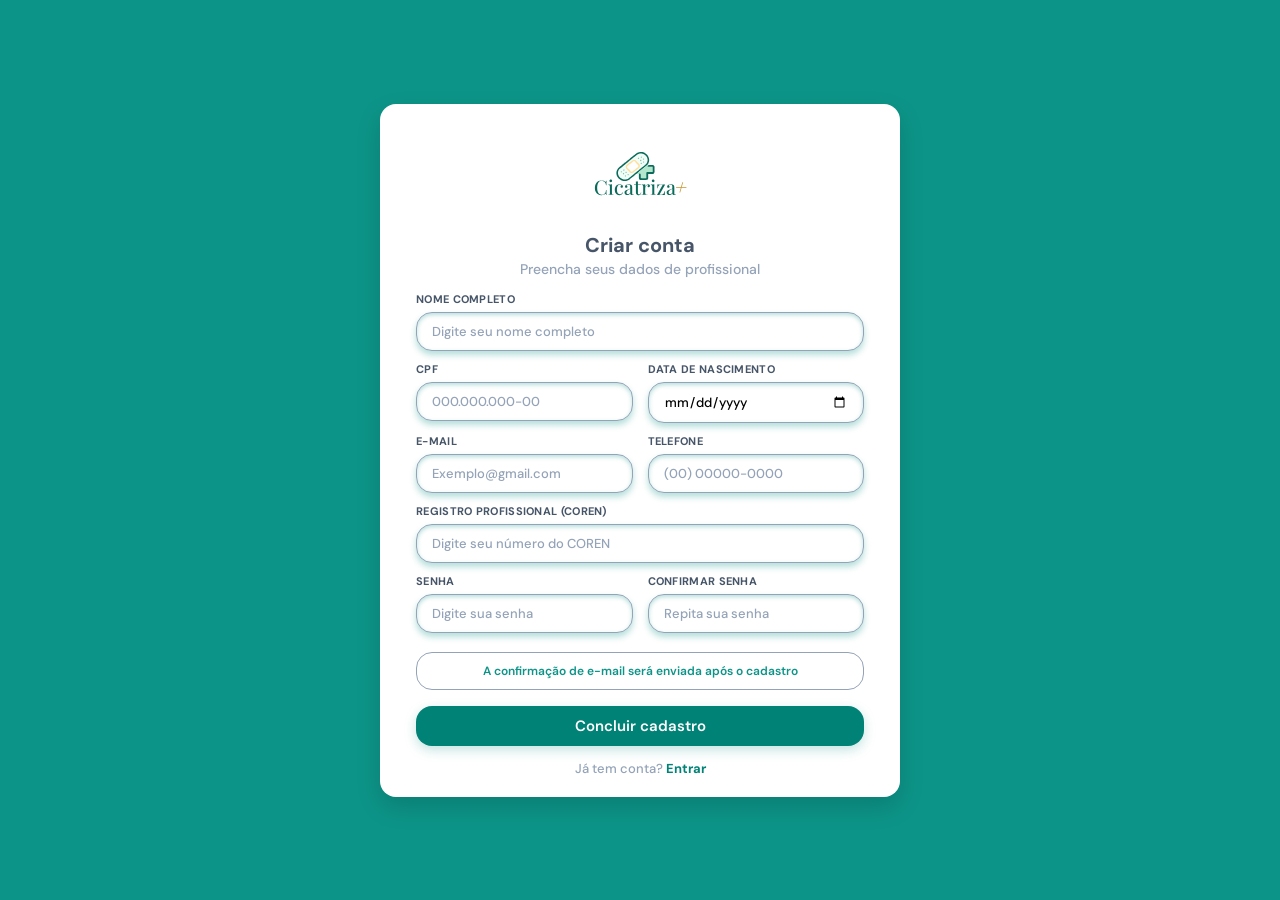
<file: cadastro.html>
<!DOCTYPE html>
<html lang="pt-BR" class="pagina-cadastro">
<head>
    <meta charset="UTF-8">
    <meta name="viewport" content="width=device-width, initial-scale=1.0">
    <title>Cicatriza+ - Criar Conta</title>
    <link rel="stylesheet" href="style.css">
    <link rel="stylesheet" href="mobile.css">
    
    <link rel="preconnect" href="https://googleapis.com">
    <link rel="preconnect" href="https://gstatic.com" crossorigin>
    <link href="https://fonts.googleapis.com/css2?family=DM+Sans:ital,opsz,wght@0,9..40,100..1000;1,9..40,100..1000&family=Inter:ital,opsz,wght@0,14..32,100..900;1,14..32,100..900&display=swap" rel="stylesheet">
</head>
<body class="pagina-cadastro">

    <main class="register-container">
        <header class="register-header"> 
            <div class="user-icon-badge">
               <img src="img/Logo.svg" alt="Logo Cicatriza" class="logo-img">
            </div>
            <h2>Criar conta</h2>
            <p class="subtitle">Preencha seus dados de profissional</p>
        </header>

        <form class="register-form">
            
            <div class="input-group full-width">
                <label for="nome">NOME COMPLETO</label>
                <input type="text" id="nome" placeholder="Digite seu nome completo" required>
            </div>

            <div class="form-row">
                <div class="input-group">
                    <label for="cpf">CPF</label>
                    <input type="text" inputmode="numeric" id="cpf" placeholder="000.000.000-00" required>
                </div>
                <div class="input-group">
                    <label for="nascimento">DATA DE NASCIMENTO</label>
                    <input type="date" id="nascimento" placeholder="DD/MM/AAAA" required>
                </div>
            </div>
            <div class="form-row">
                <div class="input-group">
                    <label for="email">E-MAIL</label>
                    <input type="email" id="email" placeholder="Exemplo@gmail.com" required>
                </div>
                <div class="input-group">
                    <label for="telefone">TELEFONE</label>
                    <input type="tel" id="telefone" placeholder="(00) 00000-0000" maxlength="14" required>
                </div>
            </div>
            <div class="input-group full-width">
                <label for="coren">REGISTRO PROFISSIONAL (COREN)</label>
                <input type="text" id="coren" placeholder="Digite seu número do COREN" required>
            </div>
            <div class="form-row">
                <div class="input-group">
                    <label for="senha">SENHA</label>
                    <input type="password" id="senha" placeholder="Digite sua senha" required>
                </div>
                <div class="input-group">
                    <label for="confirmar-senha">CONFIRMAR SENHA</label>
                    <input type="password" id="confirmar-senha" placeholder="Repita sua senha" required>
                </div>
            </div>

            <div class="info-box">
                <p>A confirmação de e-mail será enviada após o cadastro</p>
            </div>

            <button type="submit" class="btn-submit" onclick="window.location.href='paginainicial.html'">
                Concluir cadastro
            </button>
        </form>

        <footer class="register-footer">
            <p>Já tem conta? <a href="login.html">Entrar</a></p>
        </footer>
    </main>

</body>
</html>
</file>
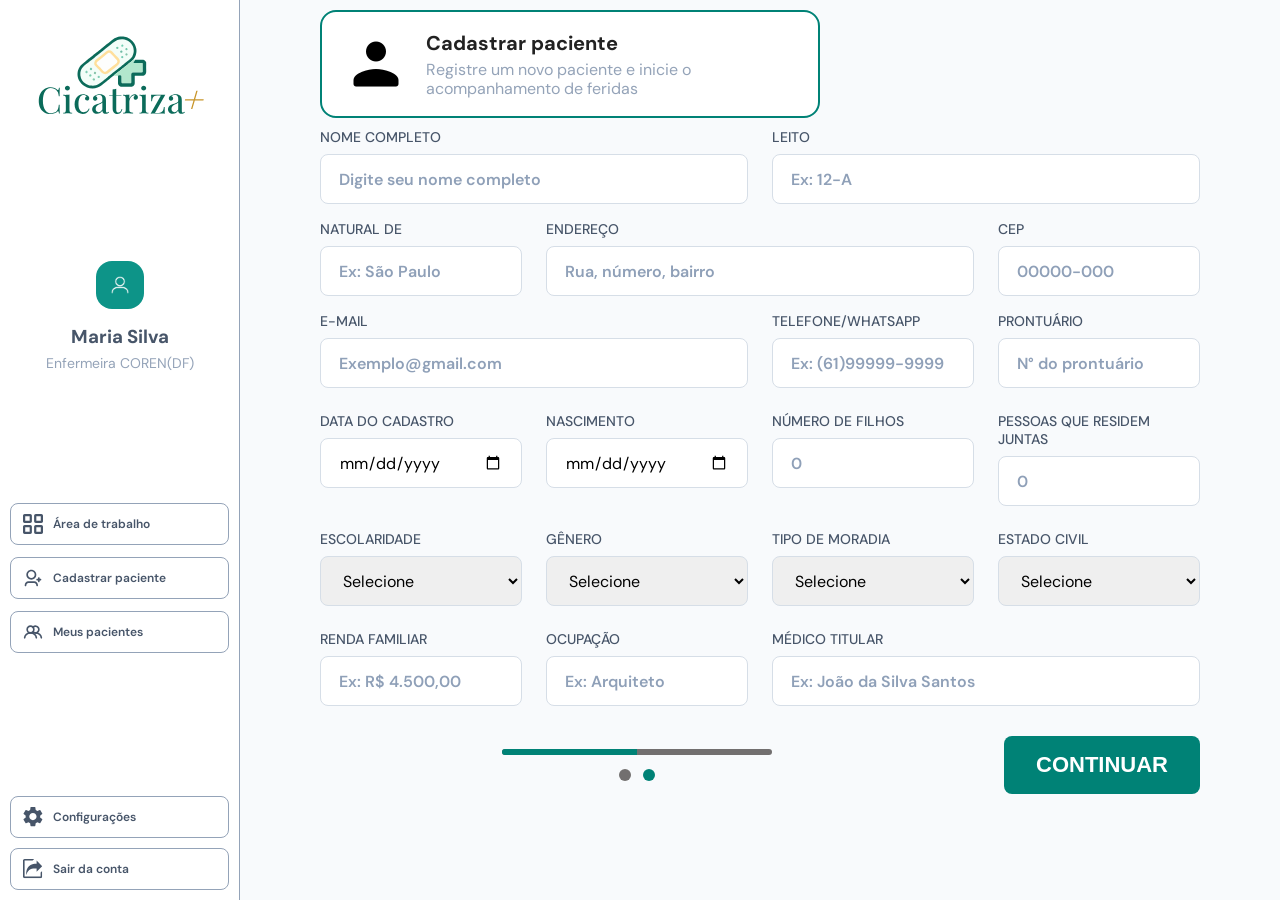
<file: cadastropaciente.html>
<!DOCTYPE html>
<html lang="pt-BR" class="pagina-cadastro-paciente">
<head>
    <meta charset="UTF-8">
    <meta name="viewport" content="width=device-width, initial-scale=1.0">
    <title>Cicatriza+ - Cadastrar Pacientes</title>
    <link rel="stylesheet" href="style.css">
    <link rel="stylesheet" href="mobile.css">
    <link rel="preconnect" href="https://googleapis.com">
    <link rel="preconnect" href="https://gstatic.com" crossorigin>
    <link href="https://fonts.googleapis.com/css2?family=DM+Sans:ital,opsz,wght@0,9..40,100..1000;1,9..40,100..1000&family=Inter:ital,opsz,wght@0,14..32,100..900;1,14..32,100..900&display=swap" rel="stylesheet">
</head>
<body>
<button class="hamburger" aria-label="Menu"><span></span><span></span><span></span></button>
<div class="sidebar-overlay"></div>

    <div class="layout"> 

        <!-- MENU LATERAL -->
        <nav class="barra-lateral">

            <div class="logo-box">
                <img src="img/Logo.svg" class="img-logo">
            </div>

            <div class="profissional">

                <div class="profissional-icon">
                    <img src="img/icone_branco.png" alt="Usuário">
                </div>

                <h3>Maria Silva</h3>
                <p>Enfermeira COREN(DF)</p>

            </div>

            <ul class="menu">

                <li>
                    <a href="paginainicial.html">
                        <img src="img/Icon_AreaTrabalho.svg" alt="">
                        <span>Área de trabalho</span>
                    </a>
                </li>

                <li>
                    <a href="#">
                        <img src="img/Icon_CadastrarPaciente.svg" alt="">
                        <span>Cadastrar paciente</span>
                    </a>
                </li>

                <li>
                    <a href="painelpaciente.html">
                        <img src="img/Icon_MeusPacientes.svg" alt="">
                        <span>Meus pacientes</span>
                    </a>
                </li>

            </ul>

            <div class="sidebar-footer">

                <a href="configuracoes.html" class="menu-btn">
                    <img src="img/Icon_Config.svg" alt="">
                    <span>Configurações</span>
                </a>

                <a href="login.html" class="menu-btn">
                    <img src="img/Icon_Sair.svg" alt="">
                    <span>Sair da conta</span>
                </a>

            </div>

        </nav>


         <!-- CONTEÚDO -->
    <main class="content">

        <section class="page-header">

            <a href="#" class="action-card">

                <img src="img/User.png" alt="Cadastrar paciente">

                <div>
                    <h1>Cadastrar paciente</h1>
                    <p>
                        Registre um novo paciente e inicie o
                        acompanhamento de feridas
                    </p>
                </div>


            </a>

        </section>

        <form class="patient-form">
           
            <div class="grid1">
            <div class="field double">
                <label>Nome completo</label>
                <input type="text" placeholder="Digite seu nome completo">
            </div>

            <div class="field double">
                <label>Leito</label>
                <input type="text" placeholder="Ex: 12-A">
            </div>

            <div class="field">
                <label>Natural de</label>
                <input type="text" placeholder="Ex: São Paulo">
            </div>

            <div class="field double">
                <label>Endereço</label>
                <input type="text" placeholder="Rua, número, bairro">
            </div>
             
            <div class="field">
                <label>CEP</label>
                <input type="text" placeholder="00000-000">
            </div>

            <div class="field double">
                <label>E-mail</label>
                <input type="email" placeholder="Exemplo@gmail.com">
            </div>

            <div class="field">
                <label>Telefone/Whatsapp</label>
                <input type="text" placeholder="Ex: (61)99999-9999">
            </div>

            <div class="field">
                <label>Prontuário</label>
                <input type="text" placeholder="N° do prontuário">
            </div>

            </div>

            <div class="grid2">

            <div class="field">
                <label for="data-cadastro">Data do cadastro</label>
                <input id="data-cadastro" type="date">
            </div>

            <div class="field">
                <label for="nascimento">Nascimento</label>
                <input id="nascimento" type="date">
            </div>

            <div class="field">
                <label for="numero-filhos">Número de filhos</label>
                <input id="numero-filhos" type="number" min="0" max="10" placeholder="0">
            </div>

             <div class="field">
                <label for="pessoas-residem">Pessoas que residem juntas</label>
                <input id="pessoas-residem" type="number" min="0" max="10" placeholder="0">
            </div>

            </div>

            <div class="grid3">

            <div class="field select">
                <label for="escolaridade">Escolaridade</label>
                <select id="escolaridade" name="escolaridade">
                    <option value="" selected disabled>Selecione</option>
                    <option value="educacaobasica">Educação Básica</option>
                    <option value="ensinomedio">Ensino Médio</option>
                    <option value="graduacao">Graduação</option>
                    <option value="posgraduacao">Pós-Graduação</option>
                    
                </select>
                
            </div>

            <div class="field select">
                <label for="genero">Gênero</label>
                <select id="genero" name="genero">
                    <option value="" selected disabled>Selecione</option>
                    <option value="masculino">Masculino (Homem)</option>
                    <option value="feminino">Feminino (Mulher)</option>
                    <option value="nao-binario">Não-binário</option>
                    <option value="lgbtqia+">LGBTQIA+ (Gay, Lésbica...)</option>
                    <option value="bissexual">Bissexual</option>
                    <option value="assexual">Assexual</option>
                    <option value="prefiro-nao-responder">Prefiro não responder</option>
                    <option value="outro">Outro</option>
                </select>
            </div>

            <div class="field select">
               <label for="moradia">Tipo de Moradia</label>
                <select id="moradia" name="moradia">
                    <option value="" selected disabled>Selecione</option>
                    <option value="alugado">Alugado</option>
                    <option value="financiado">Financiado</option>
                    <option value="proprio">Próprio</option>
                    <option value="cedido">Cedido</option>
                    <option value="outro">Outro</option>
                </select>
            </div>

            <div class="field select">
                <label for="estado-civil">Estado civil</label>
                <select id="estado-civil" name="estado-civil">
                    <option value="" selected disabled>Selecione</option>
                    <option value="solteiro">Solteiro(a)</option>
                    <option value="casado">Casado(a)</option>
                    <option value="divorciado">Divorciado(a)</option>
                    <option value="viuvo">Viúvo(a)</option>
                    <option value="separado">Separado(a)</option>
                    <option value="uniao-estavel">União estável</option>
                    <option value="outro">Outro</option>
                </select>
            </div>

            </div>

            <div class="grid4">
            
            <div class="field">
                <label>Renda familiar</label>
                <input type="text" placeholder="Ex: R$ 4.500,00">
            </div>

            <div class="field">
                <label>Ocupação</label>
                <input type="text" placeholder="Ex: Arquiteto">
            </div>

            <div class="field double">
                <label>Médico titular</label>
                <input type="text" placeholder="Ex: João da Silva Santos">
            </div>

            </div>

        </form>

        <section class="form-footer">

            <div class="stepper">

                <div class="step-line">
                    <span class="active"></span>
                </div>

                <div class="step-dots">
                    <span></span>
                    <span class="active"></span>
                </div>

            </div>

            <button type="button" class="btn-next" onclick="location.href='paciente.html'">
            CONTINUAR
            </button>
        </section>

    </main>

    </div>


<script>
(function(){
  var b = document.querySelector(".hamburger");
  var s = document.querySelector(".barra-lateral");
  var o = document.querySelector(".sidebar-overlay");
  if(!b||!s||!o) return;
  function t(){ s.classList.toggle("open"); o.classList.toggle("active"); }
  b.addEventListener("click", t);
  o.addEventListener("click", t);
})();
</script>
</html>
</file>
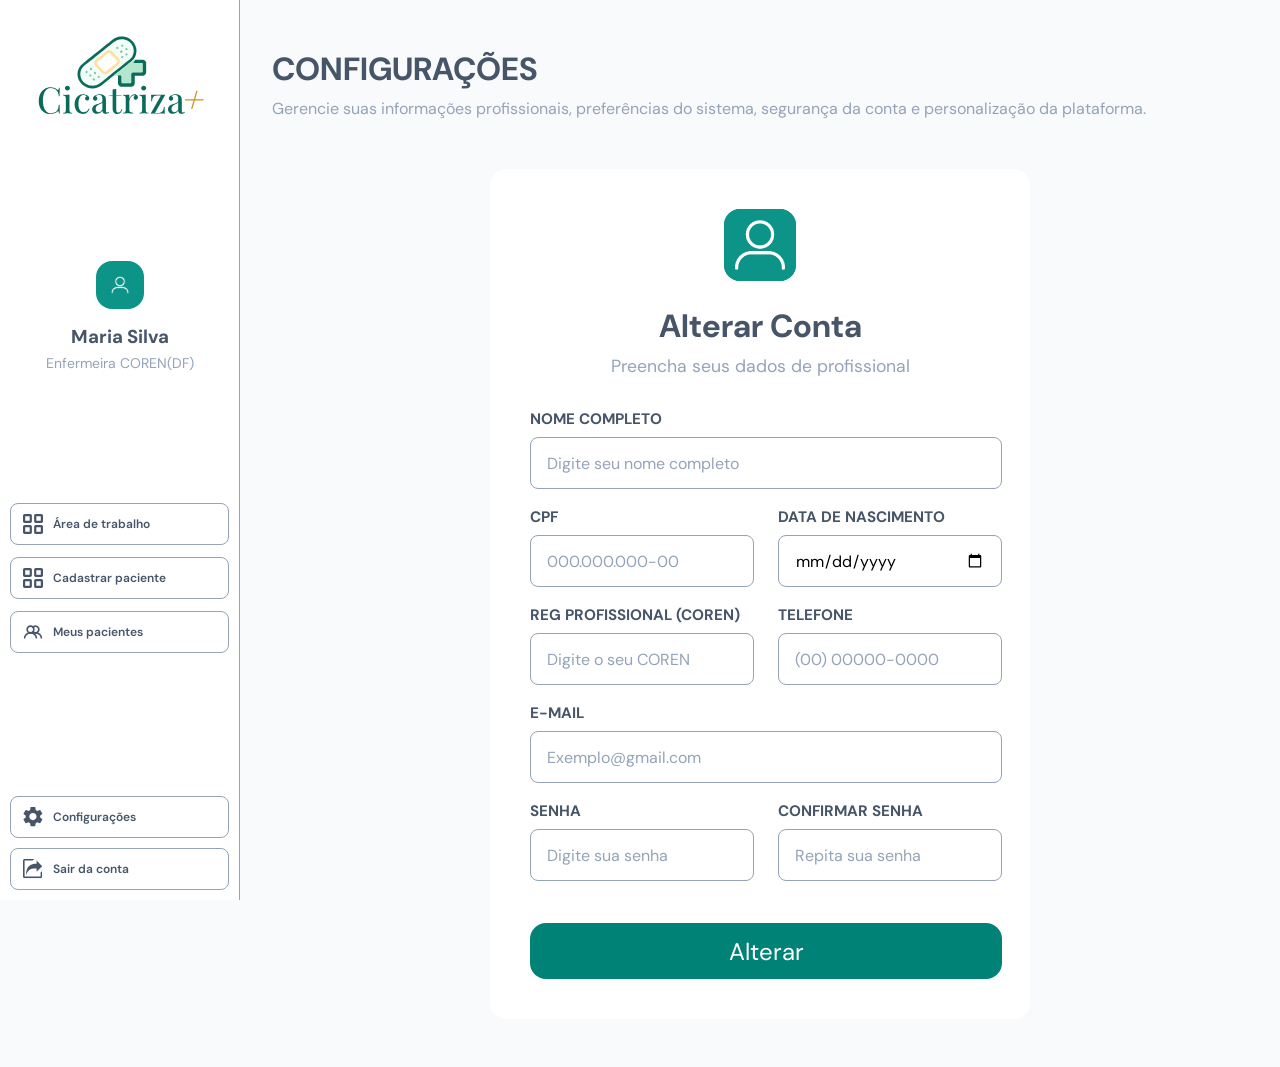
<file: configuracoes.html>
<!DOCTYPE html>
<html lang="pt-BR" class="pagina-configuracoes">
<head>
    <meta charset="UTF-8">
    <meta name="viewport" content="width=device-width, initial-scale=1.0">
    <title>Cicatriza+ - Configurações</title>
    <link rel="stylesheet" href="style.css">
    <link rel="stylesheet" href="mobile.css">
    <link rel="preconnect" href="https://googleapis.com">
    <link rel="preconnect" href="https://gstatic.com" crossorigin>
    <link href="https://fonts.googleapis.com/css2?family=DM+Sans:ital,opsz,wght@0,9..40,100..1000;1,9..40,100..1000&family=Inter:ital,opsz,wght@0,14..32,100..900;1,14..32,100..900&display=swap" rel="stylesheet">
</head>
<body>
<button class="hamburger" aria-label="Menu"><span></span><span></span><span></span></button>
<div class="sidebar-overlay"></div>

    <div class="layout">

        <!-- MENU LATERAL -->
        <nav class="barra-lateral">

            <div class="logo-box">
                <img src="img/Logo.svg" class="img-logo">
            </div>

            <div class="profissional">

                <div class="profissional-icon">
                    <img src="img/icone_branco.png" alt="Usuário">
                </div>

                <h3>Maria Silva</h3>
                <p>Enfermeira COREN(DF)</p>

            </div>

            <ul class="menu">

                <li>
                    <a href="paginainicial.html">
                        <img src="img/Icon_AreaTrabalho.svg" alt="">
                        <span>Área de trabalho</span>
                    </a>
                </li>

                <li>
                    <a href="cadastropaciente.html">
                        <img src="img/Icon_AreaTrabalho.svg" alt="">
                        <span>Cadastrar paciente</span>
                    </a>
                </li>

                <li>
                    <a href="painelpaciente.html">
                        <img src="img/Icon_MeusPacientes.svg" alt="">
                        <span>Meus pacientes</span>
                    </a>
                </li>

            </ul>

            <div class="sidebar-footer">

                <a href="configuracoes.html" class="menu-btn">
                    <img src="img/Icon_Config.svg" alt="">
                    <span>Configurações</span>
                </a>

                <a href="login.html" class="menu-btn">
                    <img src="img/Icon_Sair.svg" alt="">
                    <span>Sair da conta</span>
                </a>

            </div>

        </nav>


        <!-- CONTEÚDO -->
         
        <main class="content">
            <header class="page-header">
                <h1>CONFIGURAÇÕES</h1>
                <p>
                    Gerencie suas informações profissionais, preferências do sistema,
                    segurança da conta e personalização da plataforma.
                </p>
            </header>

        <section class="settings-card">

            <div class="icon-placeholder">
                <img src="img/icone_branco.png" alt="">
            </div>

            <h2>Alterar Conta</h2>
            <span class="subtitle">
                Preencha seus dados de profissional
            </span>

            <form class="settings-form">

                <div class="field full">
                    <label>Nome Completo</label>
                    <input type="text" placeholder="Digite seu nome completo">
                </div>

                <div class="field">
                    <label>CPF</label>
                    <input type="text" placeholder="000.000.000-00">
                </div>

                <div class="field">
                    <label>Data de Nascimento</label>
                    <input type="date" placeholder="DD/MM/AAAA">
                </div>

                 <div class="field ">
                    <label>Reg Profissional (COREN)</label>
                    <input type="text" placeholder="Digite o seu COREN">
                </div>

                <div class="field">
                    <label>Telefone</label>
                    <input type="text" placeholder="(00) 00000-0000">
                </div>
                
                <div class="field full">
                    <label>E-mail</label>
                    <input type="email" placeholder="Exemplo@gmail.com">
                </div>

                <div class="field">
                    <label>Senha</label>
                    <input type="password" placeholder="Digite sua senha">
                </div>

                <div class="field">
                    <label>Confirmar Senha</label>
                    <input type="password" placeholder="Repita sua senha">
                </div>

                <button type="submit" class="btn-save">
                    Alterar
                </button>

            </form>
        </section>
    </main>

</div>



<script>
(function(){
  var b = document.querySelector(".hamburger");
  var s = document.querySelector(".barra-lateral");
  var o = document.querySelector(".sidebar-overlay");
  if(!b||!s||!o) return;
  function t(){ s.classList.toggle("open"); o.classList.toggle("active"); }
  b.addEventListener("click", t);
  o.addEventListener("click", t);
})();
</script>
</html>
</file>
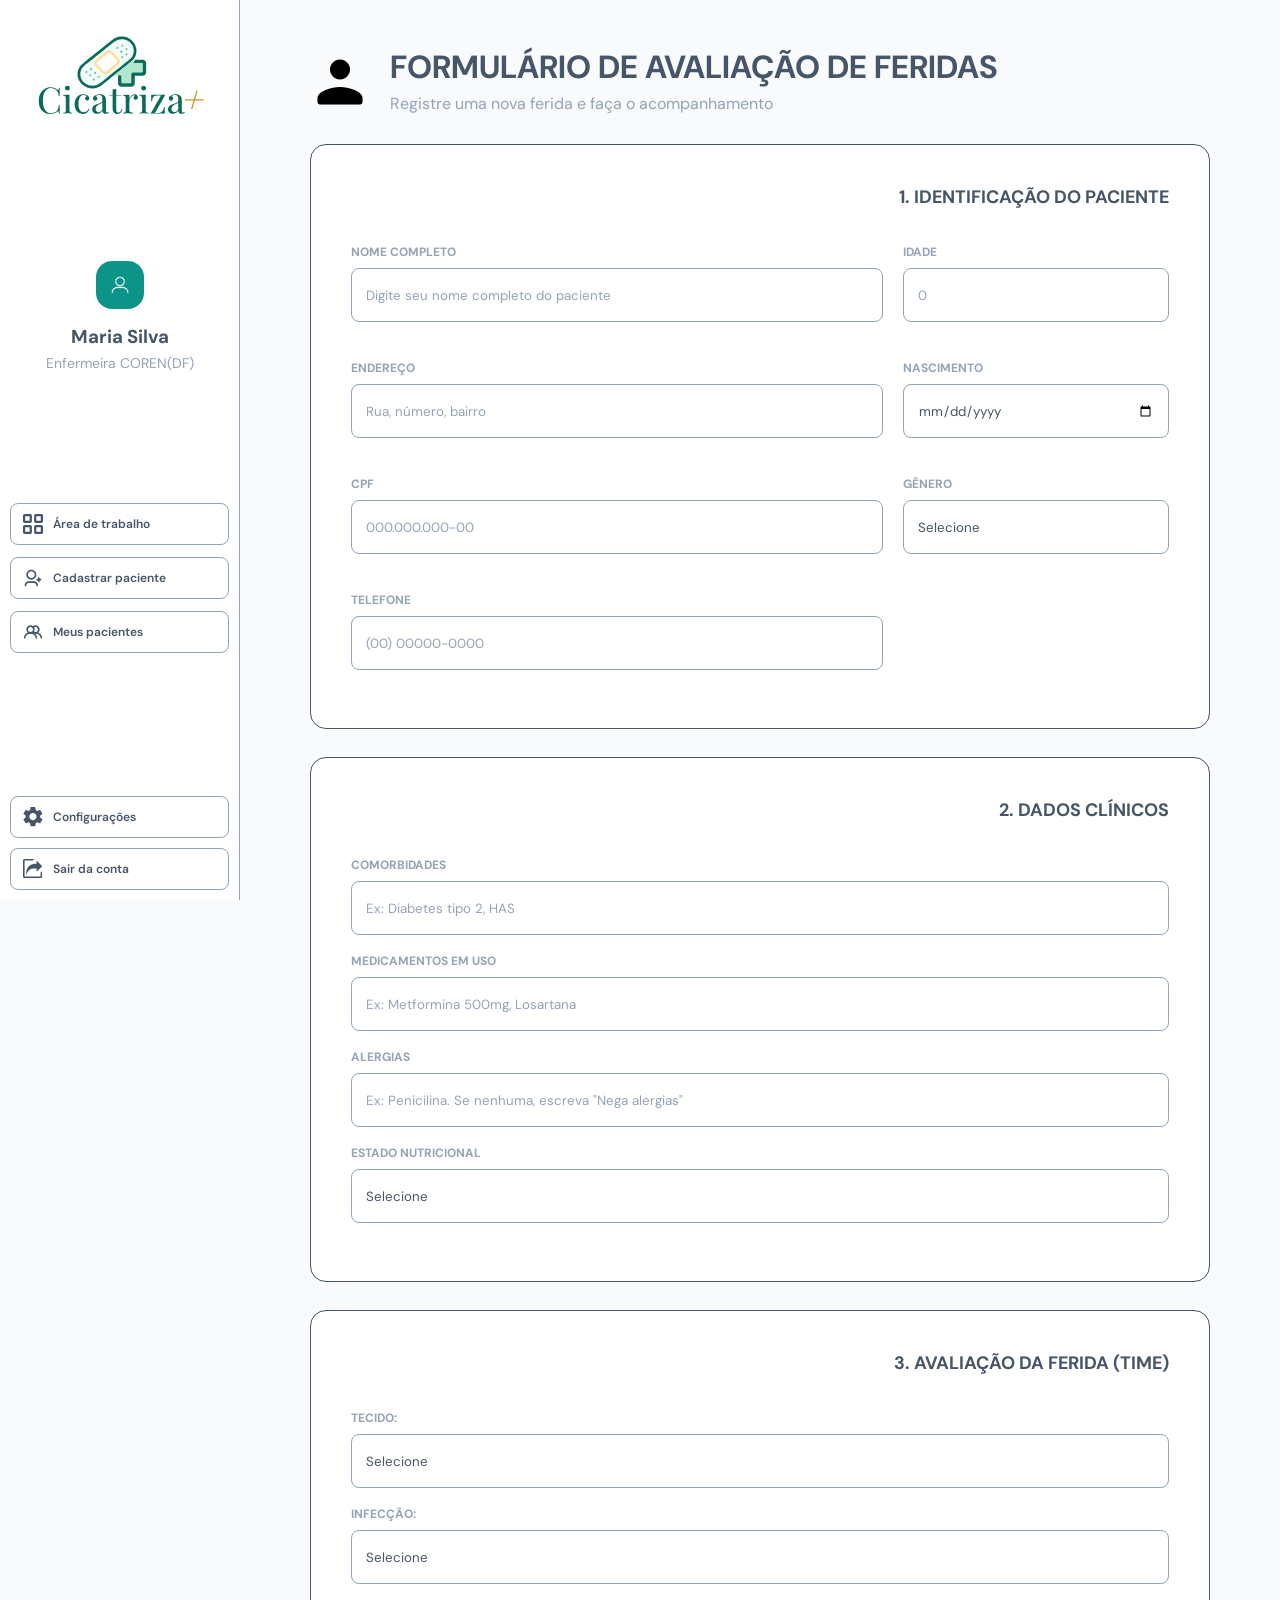
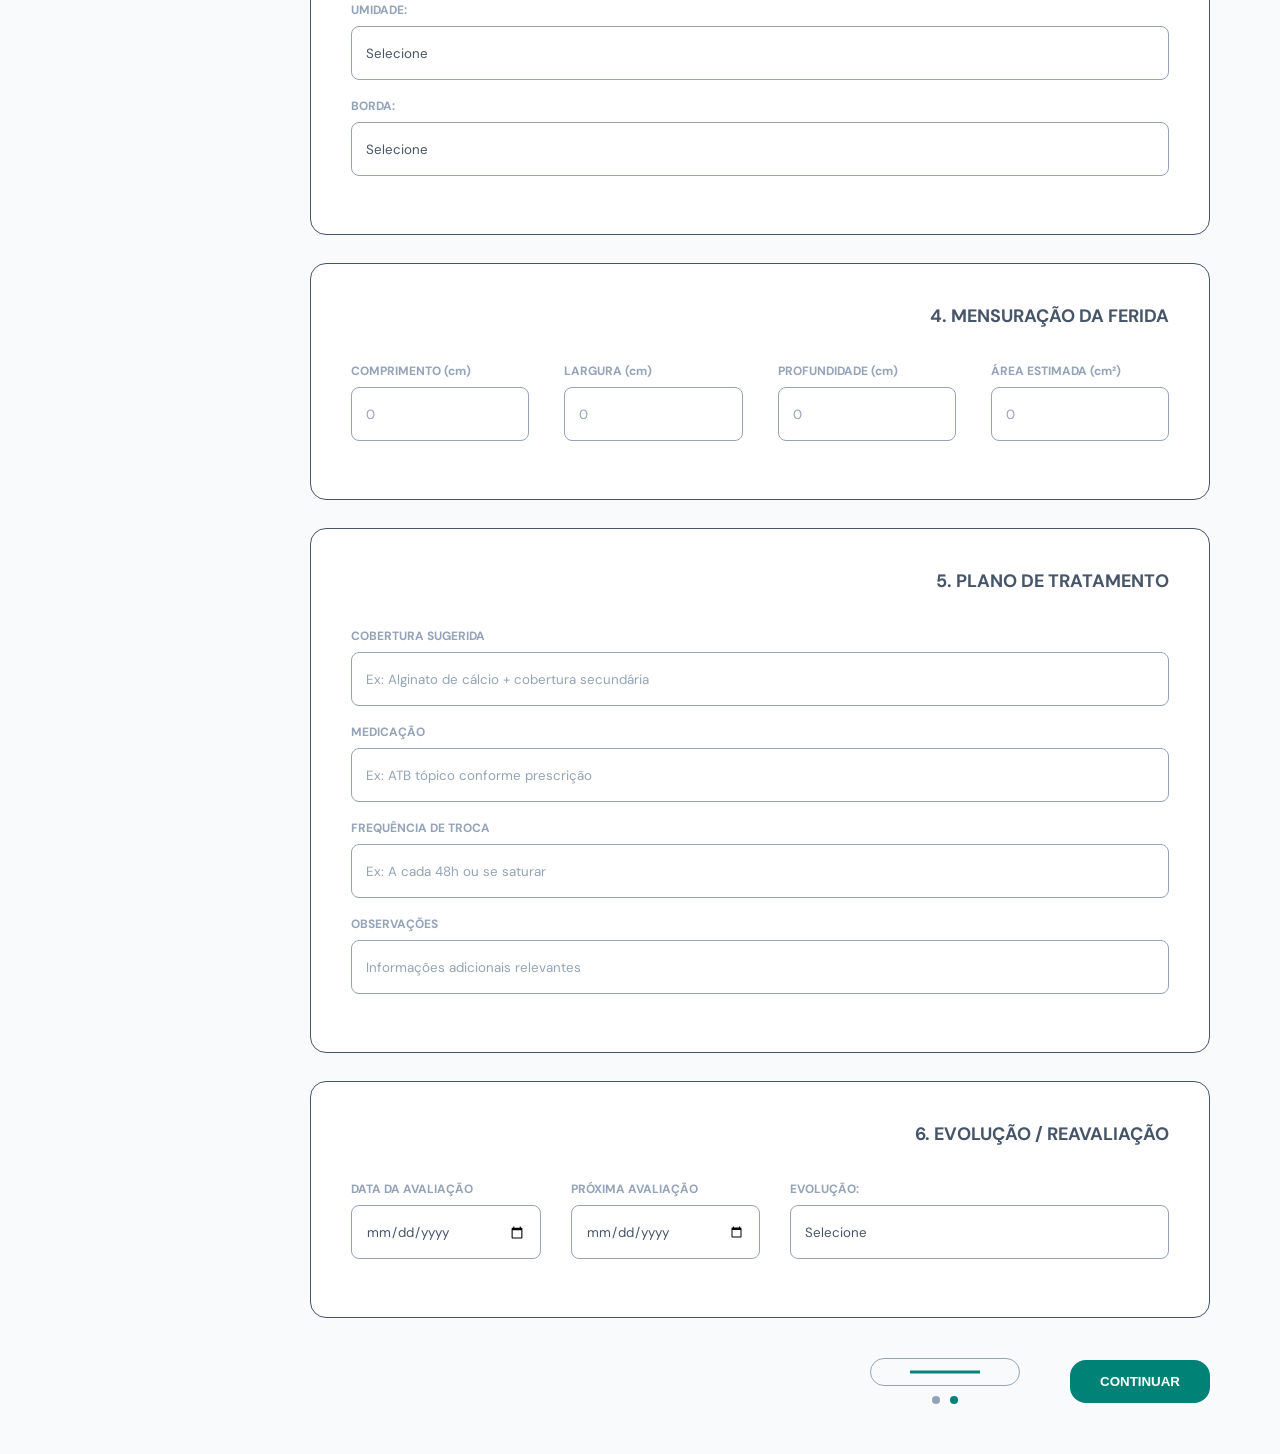
<file: formularioavaliacao1.html>
<!DOCTYPE html>
<html lang="pt-BR" class="pagina-formulario-avaliacao">
<head>
    <meta charset="UTF-8">
    <meta name="viewport" content="width=device-width, initial-scale=1.0">
    <title>Cicatriza+ - Formulário de Avaliação de Feridas</title>
    <link rel="stylesheet" href="style.css">
    <link rel="stylesheet" href="mobile.css">
    <link rel="preconnect" href="https://googleapis.com">
    <link rel="preconnect" href="https://gstatic.com" crossorigin>
    <link href="https://fonts.googleapis.com/css2?family=DM+Sans:ital,opsz,wght@0,9..40,100..1000;1,9..40,100..1000&family=Inter:ital,opsz,wght@0,14..32,100..900;1,14..32,100..900&display=swap" rel="stylesheet">
</head>
<body>
<button class="hamburger" aria-label="Menu"><span></span><span></span><span></span></button>
<div class="sidebar-overlay"></div>

    <div class="layout">

        <!-- MENU LATERAL -->
        <nav class="barra-lateral">

            <div class="logo-box">
                <img src="img/Logo.svg" class="img-logo">
            </div>

            <div class="profissional">

                <div class="profissional-icon">
                    <img src="img/icone_branco.png" alt="Usuário">
                </div>

                <h3>Maria Silva</h3>
                <p>Enfermeira COREN(DF)</p>

            </div>

            <ul class="menu">

                <li>
                    <a href="paginainicial.html">
                        <img src="img/Icon_AreaTrabalho.svg" alt="">
                        <span>Área de trabalho</span>
                    </a>
                </li>

                <li>
                    <a href="cadastropaciente.html">
                        <img src="img/Icon_CadastrarPaciente.svg" alt="">
                        <span>Cadastrar paciente</span>
                    </a>
                </li>

                <li>
                    <a href="painelpaciente.html">
                        <img src="img/Icon_MeusPacientes.svg" alt="">
                        <span>Meus pacientes</span>
                    </a>
                </li>

            </ul>

            <div class="sidebar-footer">

                <a href="configuracoes.html" class="menu-btn">
                    <img src="img/Icon_Config.svg" alt="">
                    <span>Configurações</span>
                </a>

                <a href="login.html" class="menu-btn">
                    <img src="img/Icon_Sair.svg" alt="">
                    <span>Sair da conta</span>
                </a>

            </div>

        </nav>

        <!-- Conteúdo -->

<main class="content">

    <section class="page-header">

        <div class="header-card">

            <img src="img/User.png" alt="Avaliação">

            <div class="header-info">
                <h1>FORMULÁRIO DE AVALIAÇÃO DE FERIDAS</h1>
                <p>
                    Registre uma nova ferida e faça o acompanhamento
                </p>
            </div>

        </div>

    </section>

    <!-- IDENTIFICAÇÃO -->

    <section class="form-section">

        <h2>1. IDENTIFICAÇÃO DO PACIENTE</h2>

        <div class="form-grid">

            <div class="field field-large">
                <label>NOME COMPLETO</label>
                <input type="text" placeholder="Digite seu nome completo do paciente">
            </div>

            <div class="field">
                <label>IDADE</label>
               <input id="idade" type="number" min="0" max="100" placeholder="0">
            </div>

            <div class="field field-large">
                <label>ENDEREÇO</label>
                <input type="text" placeholder="Rua, número, bairro">
            </div>

            <div class="field">
                <label>NASCIMENTO</label>
                 <input id="nascimento" type="date">
            </div>

            <div class="field">
                <label>CPF</label>
                <input type="text" placeholder="000.000.000-00">
            </div>

            <div class="field">
                <label>GÊNERO</label>
                <select id="genero" name="genero">
                    <option value="" selected disabled>Selecione</option>
                    <option value="masculino">Masculino (Homem)</option>
                    <option value="feminino">Feminino (Mulher)</option>
                    <option value="nao-binario">Não-binário</option>
                    <option value="lgbtqia+">LGBTQIA+ (Gay, Lésbica...)</option>
                    <option value="bissexual">Bissexual</option>
                    <option value="assexual">Assexual</option>
                    <option value="prefiro-nao-responder">Prefiro não responder</option>
                    <option value="outro">Outro</option>
                </select>
            </div>

            <div class="field">
                <label>TELEFONE</label>
                <input type="text" placeholder="(00) 00000-0000">
            </div>

        </div>

    </section>

    <!-- DADOS CLÍNICOS -->

    <section class="form-section">

        <h2>2. DADOS CLÍNICOS</h2>

        <div class="field">
            <label>COMORBIDADES</label>
            <input type="text" placeholder="Ex: Diabetes tipo 2, HAS">
        </div>

        <div class="field">
            <label>MEDICAMENTOS EM USO</label>
            <input type="text" placeholder="Ex: Metformina 500mg, Losartana">
        </div>

        <div class="field">
            <label>ALERGIAS</label>
            <input type="text" placeholder='Ex: Penicilina. Se nenhuma, escreva "Nega alergias"'>
        </div>

        <div class="field">
            <label>ESTADO NUTRICIONAL</label>
             <select id="nutricao" name="nutricao">
                    <option value="" selected disabled>Selecione</option>
                    <option value="nutrido">Nutrido</option>
                    <option value="eutrofia">Eutrofia</option>
                    <option value="des-leve">Desnutrição leve</option>
                    <option value="des-moderada">Desnutrição Moderada</option>
                    <option value="des-grave">Desnutrição Grave</option>
                    <option value="outro">Outro</option>
                </select>
        </div>

    </section>

    <!-- TIME -->

    <section class="form-section">

        <h2>3. AVALIAÇÃO DA FERIDA (TIME)</h2>

        <div class="field">
            <label>TECIDO:</label>
            <select id="tecido" name="tecido">
                    <option value="" selected disabled>Selecione</option>
                    <option value="granulacao">Granulação</option>
                    <option value="necrose">Necrose</option>
                    <option value="fibrina">Fibrina</option>
            </select>
        </div>

        <div class="field">
            <label>INFECÇÃO:</label>
           <select id="infeccao" name="infeccao">
                    <option value="" selected disabled>Selecione</option>
                    <option value="presente">Presente</option>
                    <option value="ausente">Ausente</option>
            </select>
        </div>

        <div class="field">
            <label>UMIDADE:</label>
            <select id="umidade" name="umidade">
                    <option value="" selected disabled>Selecione</option>
                    <option value="seca">Seca</option>
                    <option value="baixa">Baixa</option>
                    <option value="moderada">Moderada</option>
                    <option value="alta">Alta</option>
            </select>
        </div>

        <div class="field">
            <label>BORDA:</label>
             <select id="borda" name="borda">
                    <option value="" selected disabled>Selecione</option>
                    <option value="regular">Regular</option>
                    <option value="irregular">Irregular</option>
                    <option value="macerada">Macerada</option>
            </select>
        </div>

    </section>

    <!-- MENSURAÇÃO -->

    <section class="form-section">

        <h2>4. MENSURAÇÃO DA FERIDA</h2>

        <div class="measure-grid">

            <div class="field">
                <label>COMPRIMENTO (cm)</label>
                <input id="comprimento" type="number" min="0" max="100" placeholder="0">
            </div>

            <div class="field">
                <label>LARGURA (cm)</label>
                <input id="largura" type="number" min="0" max="100" placeholder="0">
            </div>

            <div class="field">
                <label>PROFUNDIDADE (cm)</label>
                <input id="profundidade" type="number" min="0" max="100" placeholder="0">
            </div>

            <div class="field">
                <label>ÁREA ESTIMADA (cm²)</label>
               <input id="area-estimada" type="number" min="0" max="100" placeholder="0">
            </div>

        </div>

    </section>

    <!-- PLANO -->

    <section class="form-section">

        <h2>5. PLANO DE TRATAMENTO</h2>

        <div class="field">
            <label>COBERTURA SUGERIDA</label>
            <input type="text" placeholder="Ex: Alginato de cálcio + cobertura secundária">
        </div>

        <div class="field">
            <label>MEDICAÇÃO</label>
            <input type="text" placeholder="Ex: ATB tópico conforme prescrição">
        </div>

        <div class="field">
            <label>FREQUÊNCIA DE TROCA</label>
            <input type="text" placeholder="Ex: A cada 48h ou se saturar">
        </div>

        <div class="field">
            <label>OBSERVAÇÕES</label>
            <input type="text" placeholder="Informações adicionais relevantes">
        </div>

    </section>

    <!-- EVOLUÇÃO -->

    <section class="form-section">

        <h2>6. EVOLUÇÃO / REAVALIAÇÃO</h2>

        <div class="evolution-grid">

            <div class="field">
                <label>DATA DA AVALIAÇÃO</label>
                <input id="data-avaliacao" type="date">
            </div>

            <div class="field">
                <label>PRÓXIMA AVALIAÇÃO</label>
                <input id="proxima-avaliacao" type="date">
            </div>

            <div class="field field-wide">
                <label>EVOLUÇÃO:</label>
                <select id="evolução" name="evolucao">
                    <option value="" selected disabled>Selecione</option>
                    <option value="melhora">Melhora</option>
                    <option value="estavel">Estável</option>
                    <option value="piora">Piora</option>
            </select>
            </div>

        </div>

    </section>

    <section class="form-footer">

        <div class="stepper">
            <div class="progress"></div>

            <div class="dots">
                <span></span>
                <span class="active"></span>
            </div>
        </div>

        <button type="button" class="btn-next" onclick="location.href='relatoriopaciente.html'">
            CONTINUAR
            </button>

    </section>

</main>




<script>
(function(){
  var b = document.querySelector(".hamburger");
  var s = document.querySelector(".barra-lateral");
  var o = document.querySelector(".sidebar-overlay");
  if(!b||!s||!o) return;
  function t(){ s.classList.toggle("open"); o.classList.toggle("active"); }
  b.addEventListener("click", t);
  o.addEventListener("click", t);
})();
</script>
</html>
</file>
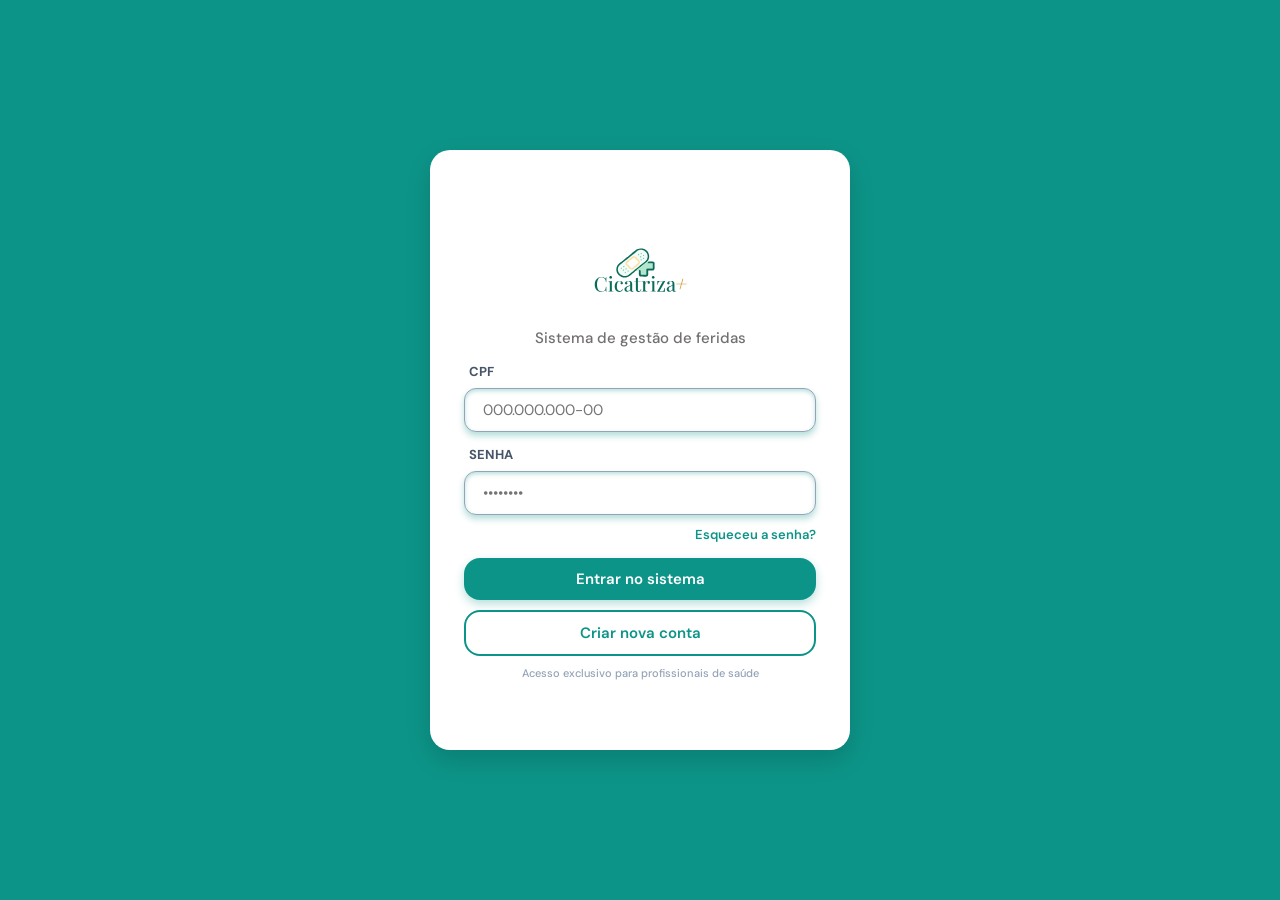
<file: login.html>
<!DOCTYPE html>
<html lang="pt-BR" class="pagina-login">
<head>
    <meta charset="UTF-8">
    <meta name="viewport" content="width=device-width, initial-scale=1.0">
    <title>Cicatriza+ - Login</title>
    <link rel="stylesheet" href="style.css">
    <link rel="stylesheet" href="mobile.css">
    <link rel="preconnect" href="https://googleapis.com">
    <link rel="preconnect" href="https://gstatic.com" crossorigin>
    <link href="https://fonts.googleapis.com/css2?family=DM+Sans:ital,opsz,wght@0,9..40,100..1000;1,9..40,100..1000&family=Inter:ital,opsz,wght@0,14..32,100..900;1,14..32,100..900&display=swap" rel="stylesheet">
</head>
<body>

    <main class="login-container">
        <div class="logo-header">
            <div class="logo-icon">
                <img src="img/Logo.svg"/> 
            </div>
            <p class="subtitle">Sistema de gestão de feridas</p>
        </div>

        <form class="login-form">
            <div class="input-group">
                <label for="cpf">CPF</label>
                <input type="text" inputmode="numeric" id="cpf" placeholder="000.000.000-00" maxlength="14" required>
            </div>

            <div class="input-group">
                <label for="senha">SENHA</label>
                <input type="password" id="senha" placeholder="••••••••" required>
            </div>

            <div class="forgot-password">
                <a href="#">Esqueceu a senha?</a>
            </div>

            <button type="submit" class="btn btn-primary">
                <a href="paginainicial.html">
                    Entrar no sistema
                </a>
            </button>

            <button type="button" class="btn btn-secondary">
                <a href="cadastro.html">
                    Criar nova conta
                </a>
            </button>
        </form>

        <footer class="form-footer">
            <p>Acesso exclusivo para profissionais de saúde</p>
        </footer>
    </main>

</body>
</html>
</file>
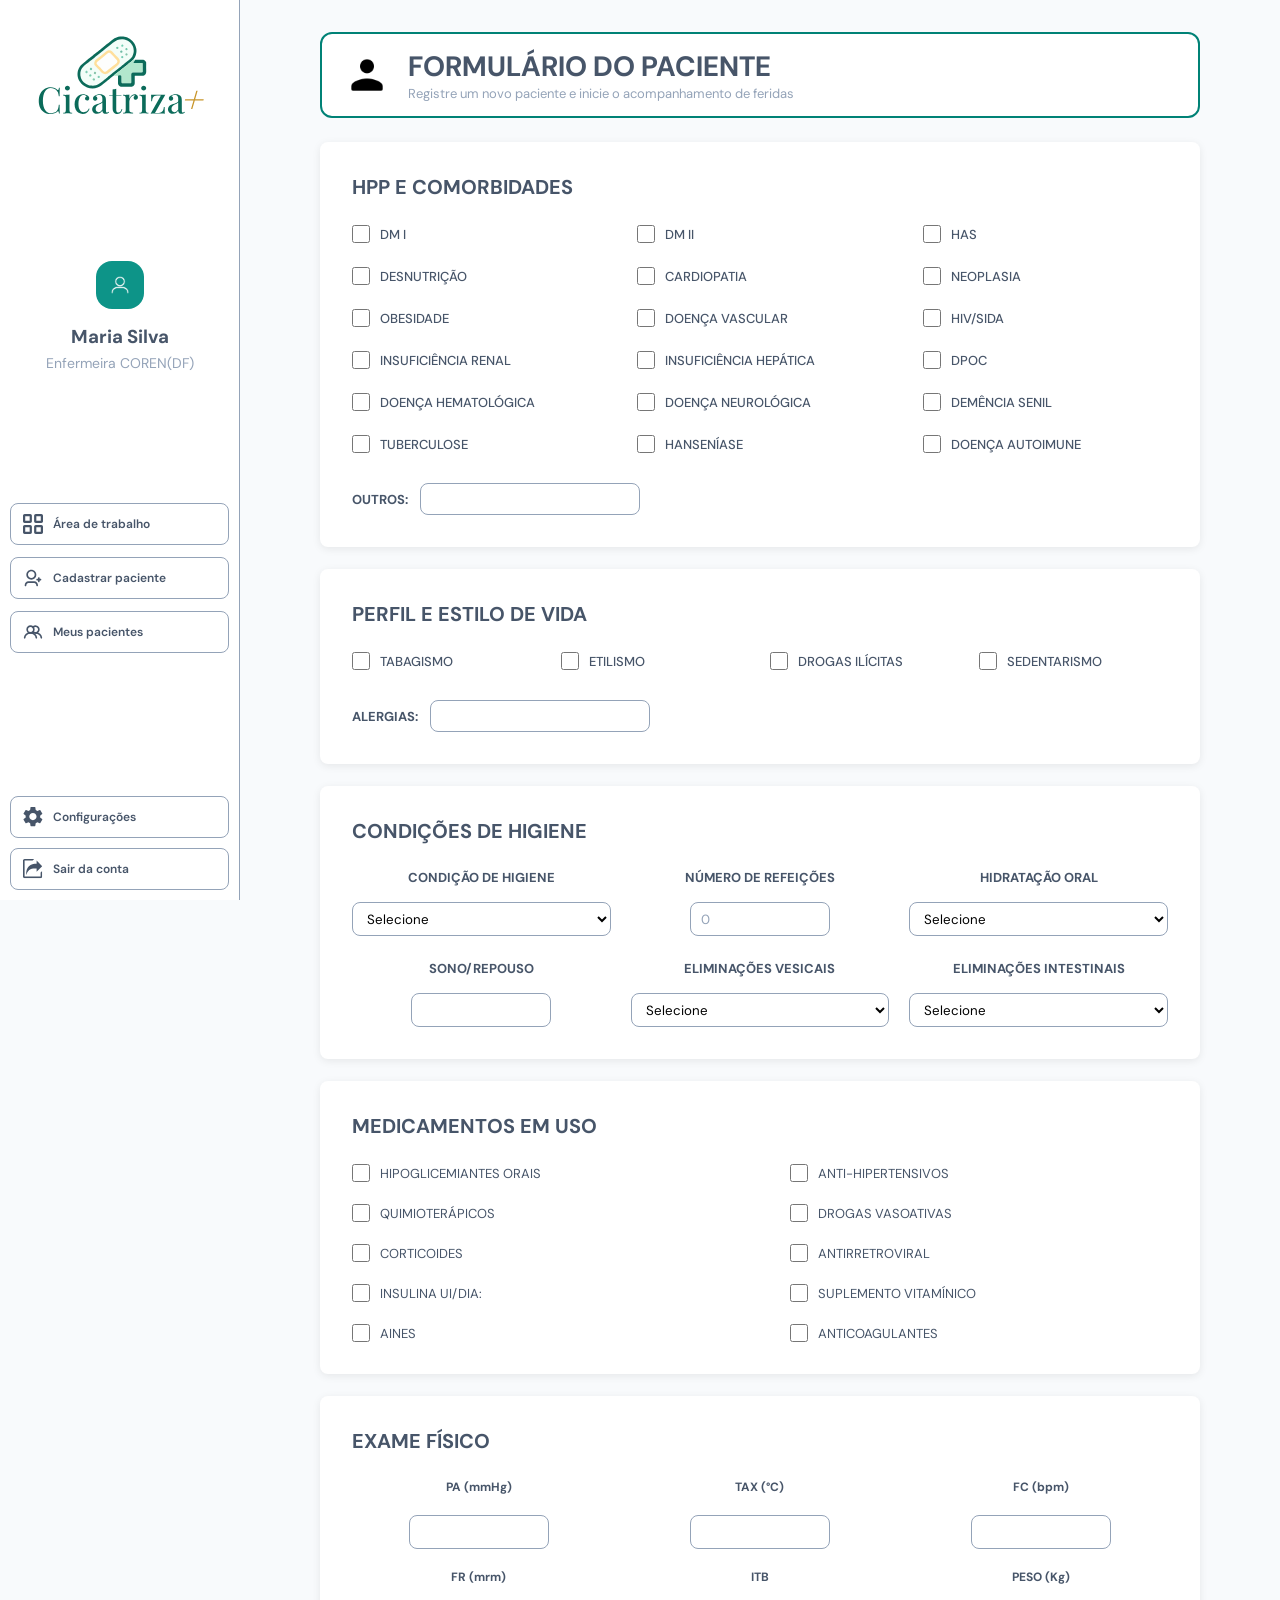
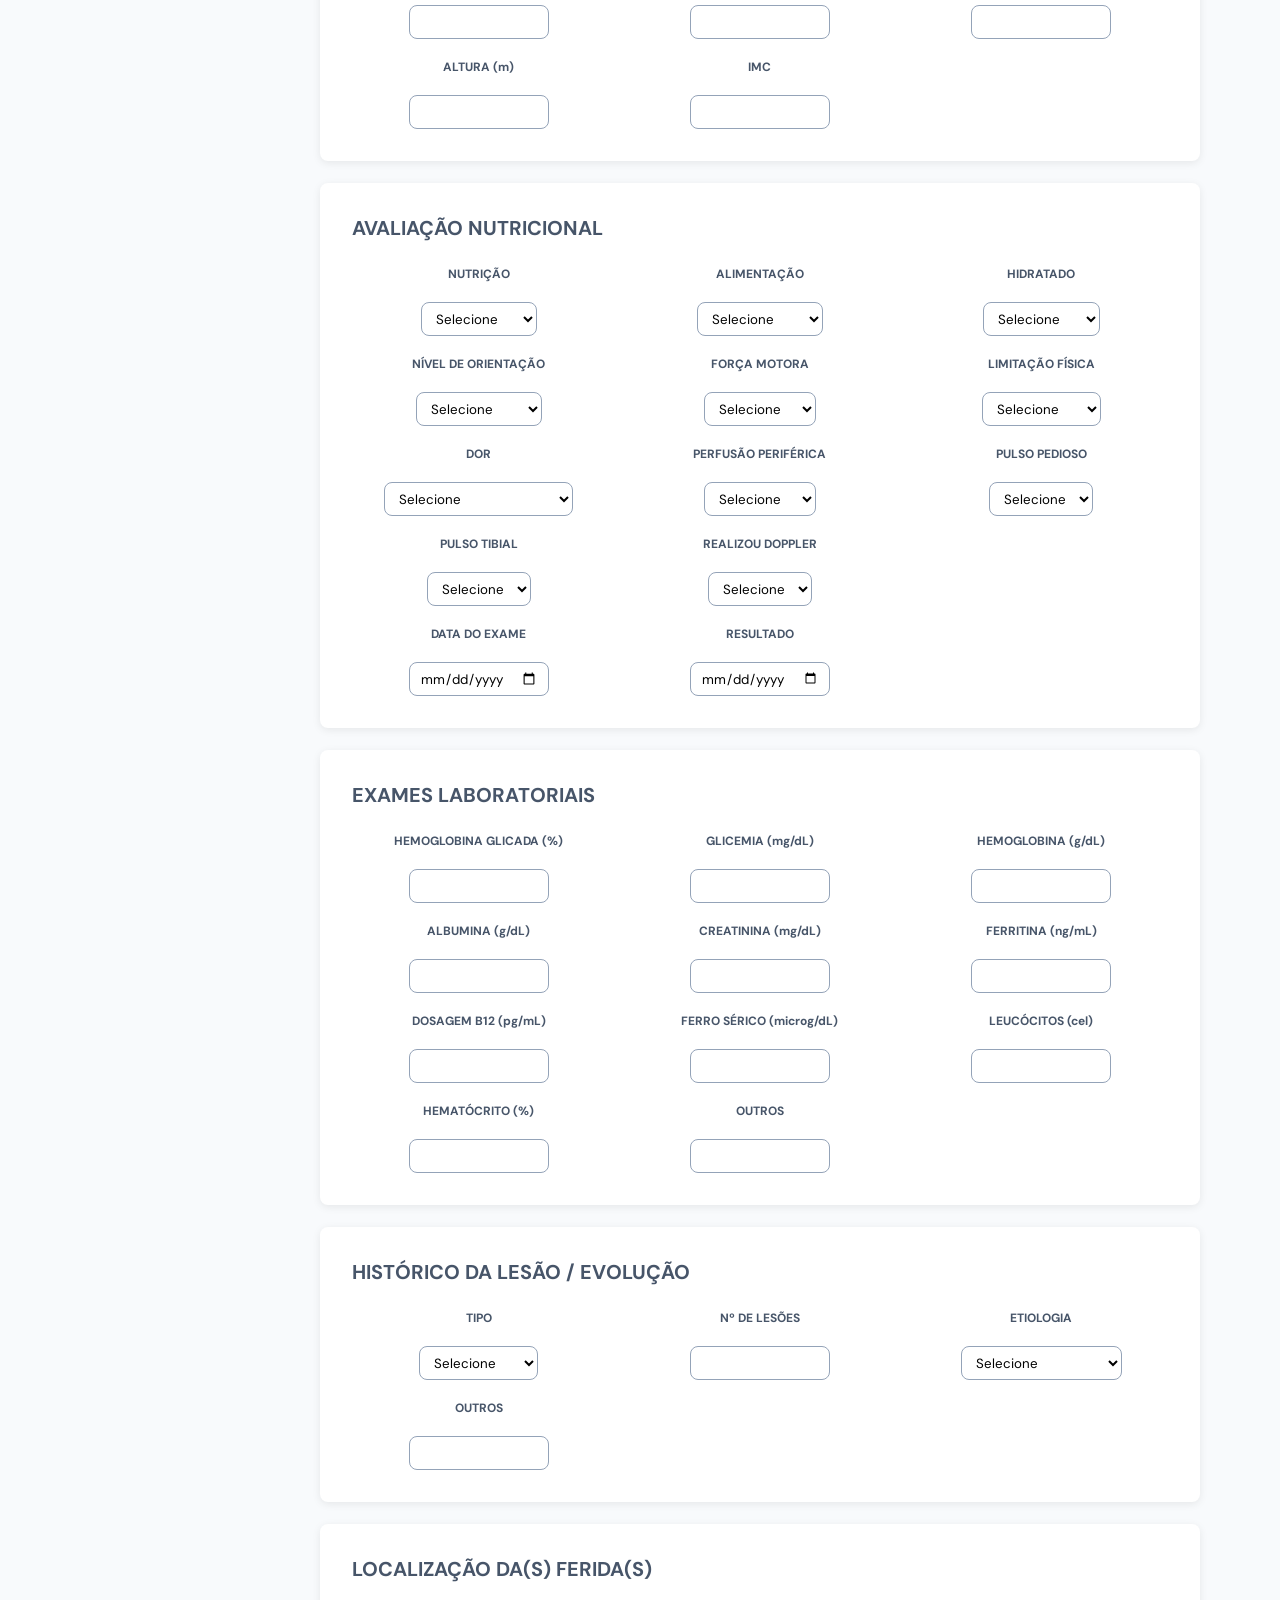
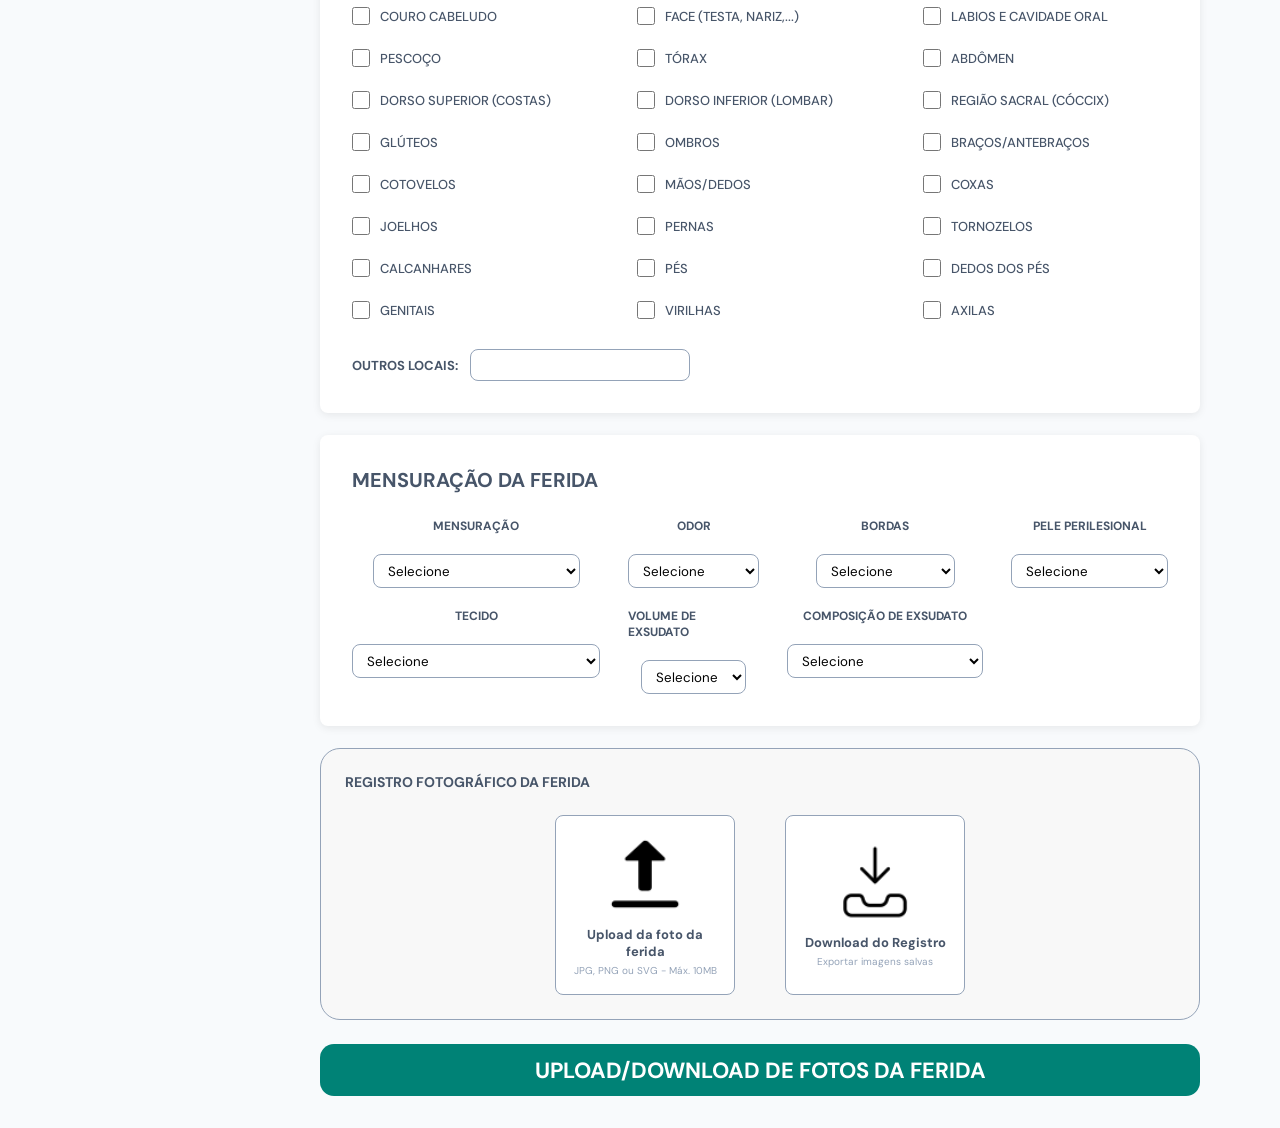
<file: paciente.html>
<!DOCTYPE html>
<html lang="pt-BR" class="pagina-formulario-paciente">
<head>
  <meta charset="UTF-8" />
  <meta name="viewport" content="width=device-width, initial-scale=1.0" />
  <title>Cicatriza+ | Formulário do Paciente</title>
  <link rel="stylesheet" href="style.css" />
  <link rel="stylesheet" href="mobile.css" />
  <link href="https://fonts.googleapis.com/css2?family=DM+Sans:ital,opsz,wght@0,9..40,300;0,9..40,400;0,9..40,500;0,9..40,600;1,9..40,400&family=DM+Serif+Display&display=swap" rel="stylesheet" />
</head>
<body>
<button class="hamburger" aria-label="Menu"><span></span><span></span><span></span></button>
<div class="sidebar-overlay"></div>

    <div class="layout">

        <!-- MENU LATERAL -->
        <nav class="barra-lateral">

            <div class="logo-box">
                <img src="img/Logo.svg" class="img-logo">
            </div>

            <div class="profissional">

                <div class="profissional-icon">
                    <img src="img/icone_branco.png" alt="Usuário">
                </div>

                <h3>Maria Silva</h3>
                <p>Enfermeira COREN(DF)</p>

            </div>

            <ul class="menu">

                <li>
                    <a href="paginainicial.html">
                        <img src="img/Icon_AreaTrabalho.svg" alt="">
                        <span>Área de trabalho</span>
                    </a>
                </li>

                <li>
                    <a href="cadastropaciente.html">
                        <img src="img/Icon_CadastrarPaciente.svg" alt="">
                        <span>Cadastrar paciente</span>
                    </a>
                </li>

                <li>
                    <a href="painelpaciente.html">
                        <img src="img/Icon_MeusPacientes.svg" alt="">
                        <span>Meus pacientes</span>
                    </a>
                </li>

            </ul>

            <div class="sidebar-footer">

                <a href="configuracoes.html" class="menu-btn">
                    <img src="img/Icon_Config.svg" alt="">
                    <span>Configurações</span>
                </a>

                <a href="login.html" class="menu-btn">
                    <img src="img/Icon_Sair.svg" alt="">
                    <span>Sair da conta</span>
                </a>

            </div>

        </nav>

<!--CONTEÚDO-->

<main class="content">

    <section class="page-header">

        <div class="header-card">

            <img src="img/User.png" alt="Paciente">

            <div class="header-info">
                <h1>FORMULÁRIO DO PACIENTE</h1>
                <p>
                    Registre um novo paciente e inicie
                    o acompanhamento de feridas
                </p>
            </div>


        </div>

    </section>

    <!-- HPP E COMORBIDADES -->

    <section class="form-card">

        <h2>HPP E COMORBIDADES</h2>

        <div class="checkbox-grid">

            <label><input type="checkbox"> DM I</label>
            <label><input type="checkbox"> DM II</label>
            <label><input type="checkbox"> HAS</label>

            <label><input type="checkbox"> DESNUTRIÇÃO</label>
            <label><input type="checkbox"> CARDIOPATIA</label>
            <label><input type="checkbox"> NEOPLASIA</label>

            <label><input type="checkbox"> OBESIDADE</label>
            <label><input type="checkbox"> DOENÇA VASCULAR</label>
            <label><input type="checkbox"> HIV/SIDA</label>

            <label><input type="checkbox"> INSUFICIÊNCIA RENAL</label>
            <label><input type="checkbox"> INSUFICIÊNCIA HEPÁTICA</label>
            <label><input type="checkbox"> DPOC</label>

            <label><input type="checkbox"> DOENÇA HEMATOLÓGICA</label>
            <label><input type="checkbox"> DOENÇA NEUROLÓGICA</label>
            <label><input type="checkbox"> DEMÊNCIA SENIL</label>

            <label><input type="checkbox"> TUBERCULOSE</label>
            <label><input type="checkbox"> HANSENÍASE</label>
            <label><input type="checkbox"> DOENÇA AUTOIMUNE</label>

        </div>

        <div class="field-inline">

            <label>OUTROS:</label>
            <input type="text">

        </div>

    </section>

    <!-- PERFIL E ESTILO DE VIDA -->

    <section class="form-card">

        <h2>PERFIL E ESTILO DE VIDA</h2>

        <div class="checkbox-grid lifestyle">

            <label><input type="checkbox"> TABAGISMO</label>

            <label><input type="checkbox"> ETILISMO</label>

            <label><input type="checkbox"> DROGAS ILÍCITAS</label>

            <label><input type="checkbox"> SEDENTARISMO</label>

        </div>

        <div class="field-inline">

            <label>ALERGIAS:</label>
            <input type="text">

        </div>

    </section>

     <!-- CONDIÇÕES DE HIGIENE -->

    <section class="form-card">

        <h2>CONDIÇÕES DE HIGIENE</h2>

        <div class="higiene-grid">

            <div class="left-column">

                <div class="field">
                    <label for="condicao-higiene">CONDIÇÃO DE HIGIENE</label>
                    <select id="condicao-higiene" name="condicao-higiene">
                        <option value="" selected disabled>Selecione</option>
                        <option value="boa">Boa</option>
                        <option value="razoavel">Razoável</option>
                        <option value="precario">Precária</option>
                    </select>
                </div>

                <div class="field">
                    <label for="numero-refeicoes">NÚMERO DE REFEIÇÕES</label>
                    <input id="numero-refeicoes" type="number" min="0" max="6" placeholder="0">
                </div>

                <div class="field">
                    <label for="hidratação-oral">HIDRATAÇÃO ORAL</label>
                    <select id="hidratação-oral" name="hidracao-oral">
                        <option value="" selected disabled>Selecione</option>
                        <option value="hidratado">Hidratado(a)</option>
                        <option value="desidratado-leve">Desidratado(a) leve</option>
                        <option value="desidratado-moderado">Desidratado(a) moderado</option>
                        <option value="desidratado-grave">Desidratado(a) grave</option>
                    </select>
                </div>

            </div>

            <div class="right-column">

                <div class="field">
                    <label>SONO/REPOUSO</label>
                    <input type="text">
                </div>

                <div class="field">
                    <label>ELIMINAÇÕES VESICAIS</label>
                    <select id="eliminacoes-vesicais" name="eliminacoes-vesicais">
                        <option value="" selected disabled>Selecione</option>
                        <option value="presente">Presente</option>
                        <option value="ausente">Ausente</option>
                    </select>
                </div>

                <div class="field">
                    <label>ELIMINAÇÕES INTESTINAIS</label>
                    <select id="eliminacoes-intestinais" name="eliminacoes-intestinais">
                        <option value="" selected disabled>Selecione</option>
                        <option value="presente">Presente</option>
                        <option value="ausente">Ausente</option>
                    </select>
                </div>

            </div>

        </div>

    </section>

    <!-- MEDICAMENTOS -->

    <section class="form-card">

        <h2>MEDICAMENTOS EM USO</h2>

        <div class="medicamentos-grid">

            <label><input type="checkbox"> HIPOGLICEMIANTES ORAIS</label>
            <label><input type="checkbox"> ANTI-HIPERTENSIVOS</label>

            <label><input type="checkbox"> QUIMIOTERÁPICOS</label>
            <label><input type="checkbox"> DROGAS VASOATIVAS</label>

            <label><input type="checkbox"> CORTICOIDES</label>
            <label><input type="checkbox"> ANTIRRETROVIRAL</label>

            <label><input type="checkbox"> INSULINA UI/DIA:</label>
            <label><input type="checkbox"> SUPLEMENTO VITAMÍNICO</label>

            <label><input type="checkbox"> AINES</label>
            <label><input type="checkbox"> ANTICOAGULANTES</label>

        </div>

    </section>

    <!-- EXAME FÍSICO -->

    <section class="form-card">

        <h2>EXAME FÍSICO</h2>

        <div class="exam-grid">

            <div class="field">
                <label>PA (mmHg)</label>
                <input type="text">
            </div>

            <div class="field">
                <label>TAX (°C)</label>
                <input type="number" step="0.1" id="temp-axilar" name="temp-axilar" min="35" max="45">
            </div>

            <div class="field">
                <label>FC (bpm)</label>
                <input type="number" id="batimento-minuto" name="batimento-minuto" min="30" max="250">
            </div>

            <div class="field">
                <label>FR (mrm)</label>
                <input type="number" id="mov-respiratorio-minuto" name="mov-respiratorio-minuto" min="5" max="30">
            </div>

            <div class="field">
                <label>ITB </label>
                <input type="number" step="0.1" id="tornozelo-braquial" name="tornozelo-braquial" min="0.5" max="1.5">
            </div>

            <div class="field">
                <label>PESO (Kg)</label>
                <input type="number" step="0.1" id="peso" name="peso" min="30" max="150">
            </div>

            <div class="field">
                <label>ALTURA (m)</label>
                <input type="number" step="0.01" id="altura" name="altura" min="1.2" max="2.3">
            </div>

            <div class="field">
                <label>IMC</label>
                <input type="number" step="0.1" id="imc" name="imc" min="15" max="40">
            </div>

        </div>

    </section>


     <section class="form-card">

        <!-- NUTRIÇÃO -->

            <h2>AVALIAÇÃO NUTRICIONAL</h2>

            <div class="exam-grid">

                <div class="field">
                    <label>NUTRIÇÃO</label>
                    <select id="nutricao" name="nutricao">
                        <option value="" selected disabled>Selecione</option>
                        <option value="nutrido">Nutrido</option>
                        <option value="emagrecido">Emagrecido</option>
                        <option value="obeso">Obeso</option>
                        <option value="caquetico">Caquético</option>
                    </select>
                </div>


                <div class="field">
                    <label>ALIMENTAÇÃO</label>
                    <select id="alimentacao" name="alimentacao">
                        <option value="" selected disabled>Selecione</option>
                        <option value="oral">Oral</option>
                        <option value="sng/sne">SNG/SNE</option>
                        <option value="gastrostomia">Gastrostomia</option>
                        <option value="jejunostomia">Jejunostomia</option>
                    </select>
                </div>


                <div class="field">
                    <label>HIDRATADO</label>
                    <select id="hidratado" name="hidratado">
                        <option value="" selected disabled>Selecione</option>
                        <option value="hidratado">Hidratado</option>
                        <option value="desidratado">Desidratado</option>
                        <option value="xerodermia">Xerodermia</option>
                    </select>
                </div>


                <div class="field">
                    <label>NÍVEL DE ORIENTAÇÃO</label>
                    <select id="orientacao" name="orientacao">
                        <option value="" selected disabled>Selecione</option>
                        <option value="orientado">Orientado</option>
                        <option value="desorientado">Desorientado</option>
                        <option value="confuso">Confuso</option>
                        <option value="torporoso">Torporoso</option>
                    </select>
                </div>


                <div class="field">
                    <label>FORÇA MOTORA</label>
                    <select id="forca-motora" name="forca-motora">
                        <option value="" selected disabled>Selecione</option>
                        <option value="preservada">Preservada</option>
                        <option value="diminuida">Diminuída</option>
                        <option value="parestesia">Parestesia</option>
                        <option value="plegia">Plegia</option>
                        <option value="paralisia">Paralisia</option>
                    </select>
                </div>

                <div class="field">
                    <label>LIMITAÇÃO FÍSICA</label>
                    <select id="limitacao-fisica" name="limitacao-fisica">
                        <option value="" selected disabled>Selecione</option>
                        <option value="claudicacao">Claudicação</option>
                        <option value="acamado">Acamado</option>
                        <option value="paraplegico">Paraplégico</option>
                        <option value="amputacao">Amputação</option>
                    </select>
                </div>

                <div class="field">
                    <label>DOR</label>
                    <select id="dor" name="dor">
                        <option value="" selected disabled>Selecione</option>
                        <option value="expressao-facial-dor">Expressão facial de dor</option>
                        <option value="relato-verbal-dor">Relato verbal de dor</option>
                        <option value="dor-estimulo-tatil">Dor à estimulo tátil</option>
                    </select>
                </div>

                <div class="field">
                    <label>PERFUSÃO PERIFÉRICA</label>
                    <select id="perfusao-periferica" name="perfusao-periferica">
                        <option value="" selected disabled>Selecione</option>
                        <option value="presercada">Preservada</option>
                        <option value="diminuida">Diminuída</option>
                        <option value="edema">Edema</option>
                        <option value="varizes">Varizes</option>
                    </select>
                </div>

                <div class="field">
                    <label>PULSO PEDIOSO</label>
                    <select id="pulso-pedioso" name="pulso-pedioso">
                        <option value="" selected disabled>Selecione</option>
                        <option value="cheio">Cheio</option>
                        <option value="filiforme">Filiforme</option>
                        <option value="arritmico">Arrítmico</option>
                        <option value="ausente">ausente</option>
                    </select>
                </div>

                <div class="field">
                    <label>PULSO TIBIAL</label>
                    <select id="pulso-tibial" name="pulso-tibial">
                        <option value="" selected disabled>Selecione</option>
                        <option value="cheio">Cheio</option>
                        <option value="filiforme">Filiforme</option>
                        <option value="arritmico">Arrítmico</option>
                        <option value="ausente">ausente</option>
                    </select>
                </div>

                <div class="field">
                    <label>REALIZOU DOPPLER</label>
                    <select id="doppler" name="doppler">
                        <option value="" selected disabled>Selecione</option>
                        <option value="sim">Sim</option>
                        <option value="nao">Não</option>
                    </select>
                </div>

            </div>

            <div class="exam-fields nutricao-exam-fields">

                <div class="field">
                    <label>DATA DO EXAME</label>
                    <input type="date" placeholder="">
                </div>

                <div class="field"> 
                    <label>RESULTADO</label>
                    <input type="date" placeholder="">
                </div>

            </div>

        </section>

    <!-- EXAMES LABORATORIAIS -->

    <section class="form-card">

        <h2>EXAMES LABORATORIAIS</h2>

        <div class="exam-grid">

            <div class="field">
                <label>HEMOGLOBINA GLICADA (%)</label>
                <input type="number" id="hemoglobina-glicada" name="hemoglobina-glicada" min="2" max="10">
            </div>

            <div class="field">
                <label>GLICEMIA (mg/dL)</label>
                <input type="number" id="glicemia" name="glicemia" min="40" max="600">
            </div>

            <div class="field">
                <label>HEMOGLOBINA (g/dL)</label>
                <input type="number" id="hemoglobina" name="hemoglobina" min="5" max="25">
            </div>

            <div class="field">
                <label>ALBUMINA (g/dL)</label>
                <input type="number" id="albumina" name="albumina" min="1" max="10">
            </div>

            <div class="field">
                <label>CREATININA (mg/dL)</label>
                <input type="number" step="0.1" id="creatinina" name="creatinina" min="0.1" max="2.0">
            </div>

            <div class="field">
                <label>FERRITINA (ng/mL)</label>
                <input type="number" id="ferritina" name="ferritina" min="1" max="600">
            </div>

            <div class="field">
                <label>DOSAGEM B12 (pg/mL)</label>
                <input type="number" id="b12" name="vb12" min="50" max="1000">
            </div>

            <div class="field">
                <label>FERRO SÉRICO (microg/dL)</label>
                <input type="number" id="ferro-serico" name="ferro-serico" min="20" max="300">
            </div>

            <div class="field">
                <label>LEUCÓCITOS (cel)</label>
                <input type="number" id="leucocitos" name="leucocitos" min="1000" max="50000">
            </div>

            <div class="field">
                <label>HEMATÓCRITO (%)</label>
                <input type="number" id="hematocrito" name="hematocrito" min="10" max="1000">
            </div>

            <div class="field">
                <label>OUTROS</label>
                <input type="text">
            </div>

        </div>

    </section>

    <!-- HISTÓRICO DA LESÃO -->

    <section class="form-card">

        <h2>HISTÓRICO DA LESÃO / EVOLUÇÃO</h2>
        <div class="exam-grid">

            <div class="field">
                <label>TIPO</label>
                <select id="tipo" name="tipo">
                    <option value="" selected disabled>Selecione</option>
                    <option value="primeira-vez">Primeira Vez</option>
                    <option value="aguda">Aguda</option>
                    <option value="recidiva">Recidiva</option>
                    <option value="cronica">Crônica</option>
                </select>
            </div>

            <div class="field">
                <label>Nº DE LESÕES</label>
                <input type="number" id="numero-lesoes" name="numero-lesoes" min="1" max="10">
            </div>

            <div class="field">
                <label>ETIOLOGIA</label>
                <select id="etiologia" name="etiologia">
                    <option value="" selected disabled>Selecione</option>
                    <option value="traumatica">Traumática</option>
                    <option value="arterial">Arterial</option>
                    <option value="lpp">LPP</option>
                    <option value="queimadura">Queimadura</option>
                    <option value="cirurgica">Cirúrgica</option>
                    <option value="mista">Mista</option>
                    <option value="fissura-profunda">Fissura profunda </option>
                    <option value="oncologica">Oncológica</option>
                    <option value="venosa">Venosa</option>
                    <option value="pe-diabetico">Pé diabético</option>
                    <option value="ulcera-kennedy">Úlcera de Kennedy</option>
                    <option value="neuropatica">Neuropática</option>
                    <option value="erisipela">Erisipela</option>
                    <option value="linfagite">Linfagite</option>
                    <option value="vasculite">Vasculite</option>
                    <option value="autoimune">Autoimune</option>
                </select>
            </div>

            <div class="field">
                <label>OUTROS</label>
                <input type="text">
            </div>

        </div>
    </section>

    <!-- LOCALIZAÇÃO -->

    <section class="form-card">

        <h2>LOCALIZAÇÃO DA(S) FERIDA(S)</h2>

        <div class="checkbox-grid">

            <label><input type="checkbox"> COURO CABELUDO</label>
            <label><input type="checkbox"> FACE (TESTA, NARIZ,...)</label>
            <label><input type="checkbox"> LABIOS E CAVIDADE ORAL</label>

            <label><input type="checkbox"> PESCOÇO</label>
            <label><input type="checkbox"> TÓRAX</label>
            <label><input type="checkbox"> ABDÔMEN</label>

            <label><input type="checkbox"> DORSO SUPERIOR (COSTAS)</label>
            <label><input type="checkbox"> DORSO INFERIOR (LOMBAR)</label>
            <label><input type="checkbox"> REGIÃO SACRAL (CÓCCIX)</label>

            <label><input type="checkbox"> GLÚTEOS</label>
            <label><input type="checkbox"> OMBROS</label>
            <label><input type="checkbox"> BRAÇOS/ANTEBRAÇOS</label>

            <label><input type="checkbox"> COTOVELOS</label>
            <label><input type="checkbox"> MÃOS/DEDOS</label>
            <label><input type="checkbox"> COXAS</label>

            <label><input type="checkbox"> JOELHOS</label>
            <label><input type="checkbox"> PERNAS</label>
            <label><input type="checkbox"> TORNOZELOS</label>

            <label><input type="checkbox"> CALCANHARES</label>
            <label><input type="checkbox"> PÉS</label>
            <label><input type="checkbox"> DEDOS DOS PÉS</label>

            <label><input type="checkbox"> GENITAIS</label>
            <label><input type="checkbox"> VIRILHAS</label>
            <label><input type="checkbox"> AXILAS</label>

        </div>

        <div class="field-inline">

            <label>OUTROS LOCAIS:</label>
            <input type="text">

        </div>

        </section>

        <!-- FUTURAMENTE INSERIR FIGURA PARA MARCAR LOCAL DA FERIDA
    <section class="form-card">

        <h2>LOCALIZAÇÃO</h2>

        <div class="body-map">

            <img src="img/corporal.png" alt="Mapa corporal">

        </div>

    </section>
        -->

    <section class="form-card">
        <h2>MENSURAÇÃO DA FERIDA</h2>

        <div class="exam-grid mensuracao-ferida">

            <div class="field">
                <label for="mensuracao">MENSURAÇÃO</label>
                <select id="mensuracao" name="mensuracao">
                    <option value="" selected disabled>Selecione</option>
                    <option value="ferida-plana">Ferida Plana</option>
                    <option value="ferida-cavitaria-superficial">Ferida Cavitária Superficial</option>
                    <option value="ferida-cavitaria-profunda">Ferida Cavitária Profunda</option>
                </select>
            </div>

            <div class="field">
                <label>ODOR</label>
                <select id="odor" name="odor">
                    <option value="" selected disabled>Selecione</option>
                    <option value="ausente">Ausente</option>
                    <option value="caracteristico">Característico</option>
                    <option value="fetido">Fétido</option>
                    <option value="putrido">Pútrido</option>
                </select>
            </div>

            <div class="field">
                <label>BORDAS</label>
                <select id="bordas" name="bordas">
                    <option value="" selected disabled>Selecione</option>
                    <option value="indistinta">Indistinta</option>
                    <option value="aderida">Aderida</option>
                    <option value="descolada">Descolada</option>
                    <option value="desnivelada">Desnivelada</option>
                    <option value="fibrotica">Fibrótica</option>
                    <option value="epibolia">Epibolia</option>
                    <option value="hiperqueratose">Hiperqueratose</option>
                    <option value="macerada">Macerada</option>
                </select>
            </div>

            <div class="field">
                <label>PELE PERILESIONAL</label>
                <select id="pele-perilesional" name="pele-perilesional">
                    <option value="" selected disabled>Selecione</option>
                    <option value="edema">Edema</option>
                    <option value="hiperemia">Hiperemia</option>
                    <option value="calor">Calor</option>
                    <option value="endurecimento">Endurecimento</option>
                    <option value="flutuacao">Flutuação</option>
                    <option value="crepitacao">Crepitação</option>
                    <option value="descamacao">Descamação</option>
                    <option value="eczema-estase">Eczema de Estase</option>
                </select>
            </div>

            <div class="field">
                <label for="tecido">TECIDO</label>
                <select id="tecido" name="tecido">
                    <option value="" selected disabled>Selecione</option>
                    <option value="granulacao">Granulação</option>
                    <option value="epitelizacao">Epitelização</option>
                    <option value="fibirnoso">Fibrinoso</option>
                    <option value="hipergranulacao">Hipergranulação</option>
                    <option value="necrose-coagulacao">Necrose de Coagulação</option>
                    <option value="necrose-liquefacao">Necrose de Liquefação/Esfacelo</option>
                </select>
            </div>

            <div class="field">
                <label for="vol-exsudato">VOLUME DE EXSUDATO</label>
                <select id="vol-exsudato" name="vol-exsudato">
                    <option value="" selected disabled>Selecione</option>
                    <option value="ausente">Ausente</option>
                    <option value="baixo">Baixo</option>
                    <option value="moderado">Moderado</option>
                    <option value="alto">Alto</option>
                </select>
            </div>

            <div class="field">
                <label for="comp-exsudato">COMPOSIÇÃO DE EXSUDATO</label>
                <select id="comp-exsudato" name="comp-exsudato">
                    <option value="" selected disabled>Selecione</option>
                    <option value="seroso">Seroso</option>
                    <option value="sero-hematico">Sero-Hemático</option>
                    <option value="fibrinoso">Fibrinoso</option>
                    <option value="sanguinolento">Hemático/Sanguinolento</option>
                    <option value="seropurulento">Seropurulento</option>
                    <option value="pio-hematico">Pio-Hemático</option>
                    <option value="purulento">Purulento</option>
                </select>
            </div>

        </div>

    </section>


    <section class="photo-card">

        <h2>Registro Fotográfico da Ferida</h2>

        <div class="photo-actions">

            <label class="photo-box">
                <img src="img/Icons_Upload.png" alt="Upload da foto">
                <span>Upload da foto da ferida</span>
                <small>JPG, PNG ou SVG - Máx. 10MB</small>
            </label>

            <a href="#" class="photo-box">
                <img src="img/Icons_Dowload.png" alt="Download do registro">
                <span>Download do Registro</span>
                <small>Exportar imagens salvas</small>
            </a>

        </div>

    </section>

    <div class="action-area">
        <button type="button" onclick="window.location.href='formularioavaliacao1.html'">
            Upload/Download de Fotos da Ferida
        </button>
    </div>

</main>

</div>


    </section>

</main>

<script>
(function(){
  var b = document.querySelector('.hamburger');
  var s = document.querySelector('.barra-lateral');
  var o = document.querySelector('.sidebar-overlay');
  if(!b||!s||!o) return;
  function t(){ s.classList.toggle('open'); o.classList.toggle('active'); }
  b.addEventListener('click', t);
  o.addEventListener('click', t);
})();
</script>
</html>
</file>
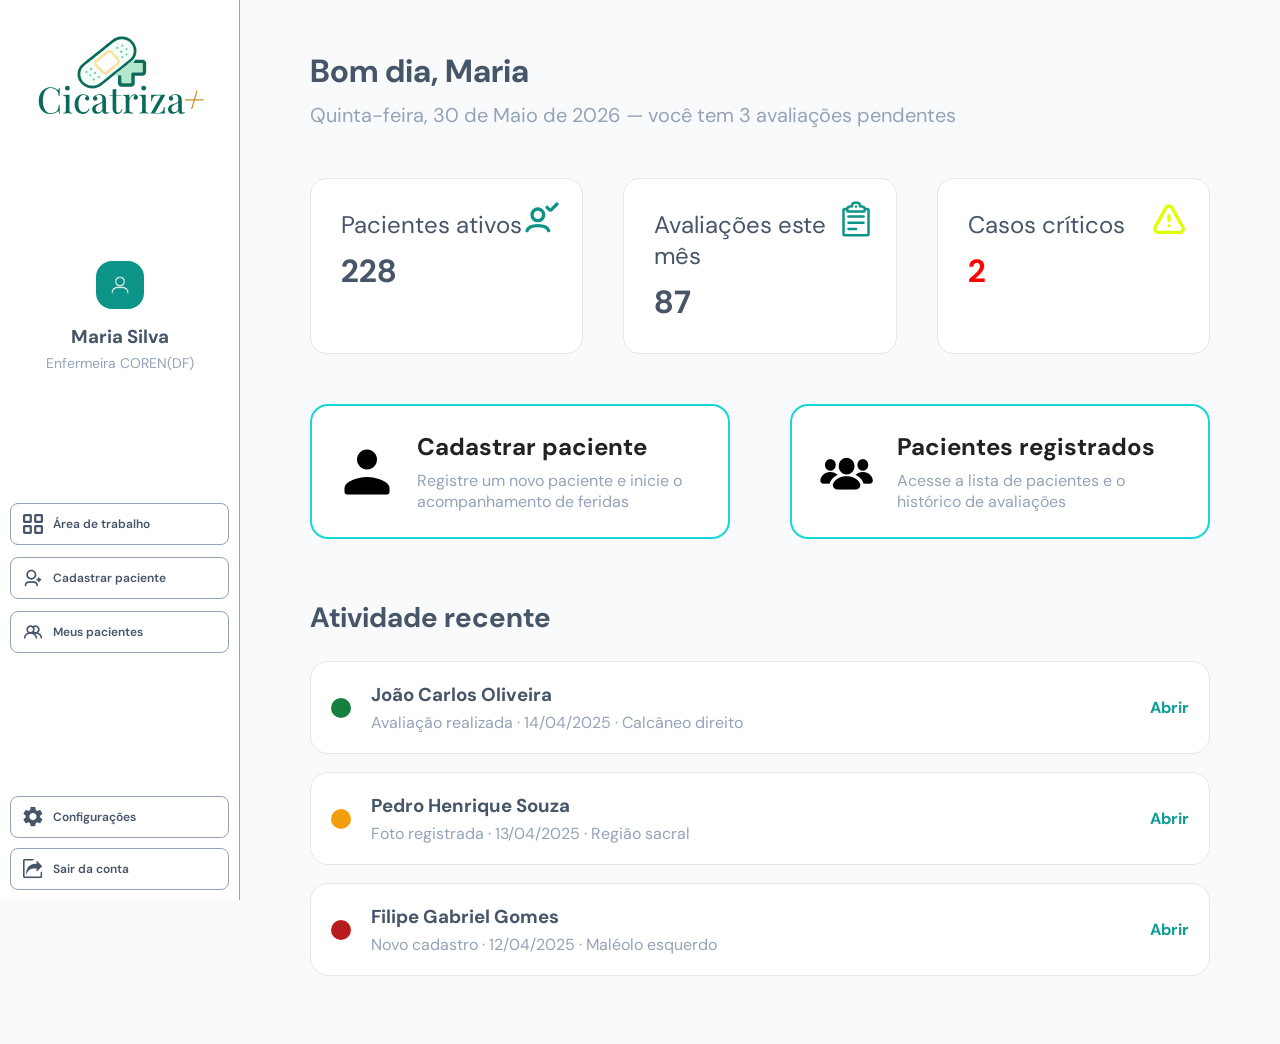
<file: paginainicial.html>
﻿
<!DOCTYPE html>
<html lang="pt-BR" class="pagina-inicial">
<head>
    <meta charset="UTF-8">
    <meta name="viewport" content="width=device-width, initial-scale=1.0">
    <title>Cicatriza+</title>
    <link rel="stylesheet" href="style.css">
    <link rel="stylesheet" href="mobile.css">
    <link rel="preconnect" href="https://googleapis.com">
    <link rel="preconnect" href="https://gstatic.com" crossorigin>
    <link href="https://fonts.googleapis.com/css2?family=DM+Sans:ital,opsz,wght@0,9..40,100..1000;1,9..40,100..1000&family=Inter:ital,opsz,wght@0,14..32,100..900;1,14..32,100..900&display=swap" rel="stylesheet">
</head>
<body>
<button class="hamburger" aria-label="Menu"><span></span><span></span><span></span></button>
<div class="sidebar-overlay"></div>

    <div class="layout">

        <!-- MENU LATERAL -->
        <nav class="barra-lateral">

            <div class="logo-box">
                <img src="img/Logo.svg" class="img-logo">
            </div>

            <div class="profissional">

                <div class="profissional-icon">
                    <img src="img/icone_branco.png" alt="Usuário">
                </div>

                <h3>Maria Silva</h3>
                <p>Enfermeira COREN(DF)</p>

            </div>

            <ul class="menu">

                <li>
                    <a href="#">
                        <img src="img/Icon_AreaTrabalho.svg" alt="">
                        <span>Área de trabalho</span>
                    </a>
                </li>

                <li>
                    <a href="cadastropaciente.html">
                        <img src="img/Icon_CadastrarPaciente.svg" alt="">
                        <span>Cadastrar paciente</span>
                    </a>
                </li>

                <li>
                    <a href="painelpaciente.html">
                        <img src="img/Icon_MeusPacientes.svg" alt="">
                        <span>Meus pacientes</span>
                    </a>
                </li>

            </ul>

            <div class="sidebar-footer">

                <a href="configuracoes.html" class="menu-btn">
                    <img src="img/Icon_Config.svg" alt="">
                    <span>Configurações</span>
                </a>

                <a href="login.html" class="menu-btn">
                    <img src="img/Icon_Sair.svg" alt="">
                    <span>Sair da conta</span>
                </a>

            </div>

        </nav>

        <!-- CONTEÚDO -->
        <main class="content">

            <section class="welcome">

                <h1>Bom dia, Maria</h1>

                <p>
                    Quinta-feira, 30 de Maio de 2026 —
                    você tem 3 avaliações pendentes
                </p>

            </section>

            <!-- CARDS -->
<section class="stats">

    <div class="stat-card">
        <img src="img/user-check-svgrepo-com.svg" class="stat-icon" alt="">
        <span>Pacientes ativos</span>
        <strong>228</strong>
    </div>

    <div class="stat-card">
        <img src="img/clipboard-list-todo-svgrepo-com.svg" class="stat-icon" alt="">
        <span>Avaliações este mês</span>
        <strong>87</strong>
    </div>

    <div class="stat-card">
        <img src="img/alert-triangle-svgrepo-com.svg" class="stat-icon" alt="">
        <span>Casos críticos</span>
        <strong class="danger">2</strong>
    </div>

</section>
           
            <section class="actions">

                <a href="cadastropaciente.html" class="action-card">

                    <img src="img/User.png" alt="">

                    <div>
                        <h2>Cadastrar paciente</h2>
                        <p>
                            Registre um novo paciente e inicie
                            o acompanhamento de feridas
                        </p>
                    </div>


                </a>

                <a href="painelpaciente.html" class="action-card">

                    <img src="img/Users.png" alt="">

                    <div>
                        <h2>Pacientes registrados</h2>
                        <p>
                            Acesse a lista de pacientes e
                            o histórico de avaliações
                        </p>
                    </div>

                
                </a>

            </section>

           
            <section class="activity">

                <h2>Atividade recente</h2>

                <article class="activity-card">

                    <img src="img/Bola Verde.svg" alt="">

                    <div class="activity-info">
                        <h3>João Carlos Oliveira</h3>
                        <p>Avaliação realizada · 14/04/2025 · Calcâneo direito</p>
                    </div>

                    <a href="painelpaciente.html">Abrir</a>

                </article>

                <article class="activity-card">

                    <img src="img/Bola Amarela.svg" alt="">

                    <div class="activity-info">
                        <h3>Pedro Henrique Souza</h3>
                        <p>Foto registrada · 13/04/2025 · Região sacral</p>
                    </div>

                    <a href="painelpaciente.html">Abrir</a>

                </article>

                <article class="activity-card">

                    <img src="img/Bola Vermelha.svg" alt="">

                    <div class="activity-info">
                        <h3>Filipe Gabriel Gomes</h3>
                        <p>Novo cadastro · 12/04/2025 · Maléolo esquerdo</p>
                    </div>

                    <a href="painelpaciente.html">Abrir</a>

                </article>

            </section>

        </main>

    </div>



<script>
(function(){
  var b = document.querySelector(".hamburger");
  var s = document.querySelector(".barra-lateral");
  var o = document.querySelector(".sidebar-overlay");
  if(!b||!s||!o) return;
  function t(){ s.classList.toggle("open"); o.classList.toggle("active"); }
  b.addEventListener("click", t);
  o.addEventListener("click", t);
})();
</script>
</html>
</file>
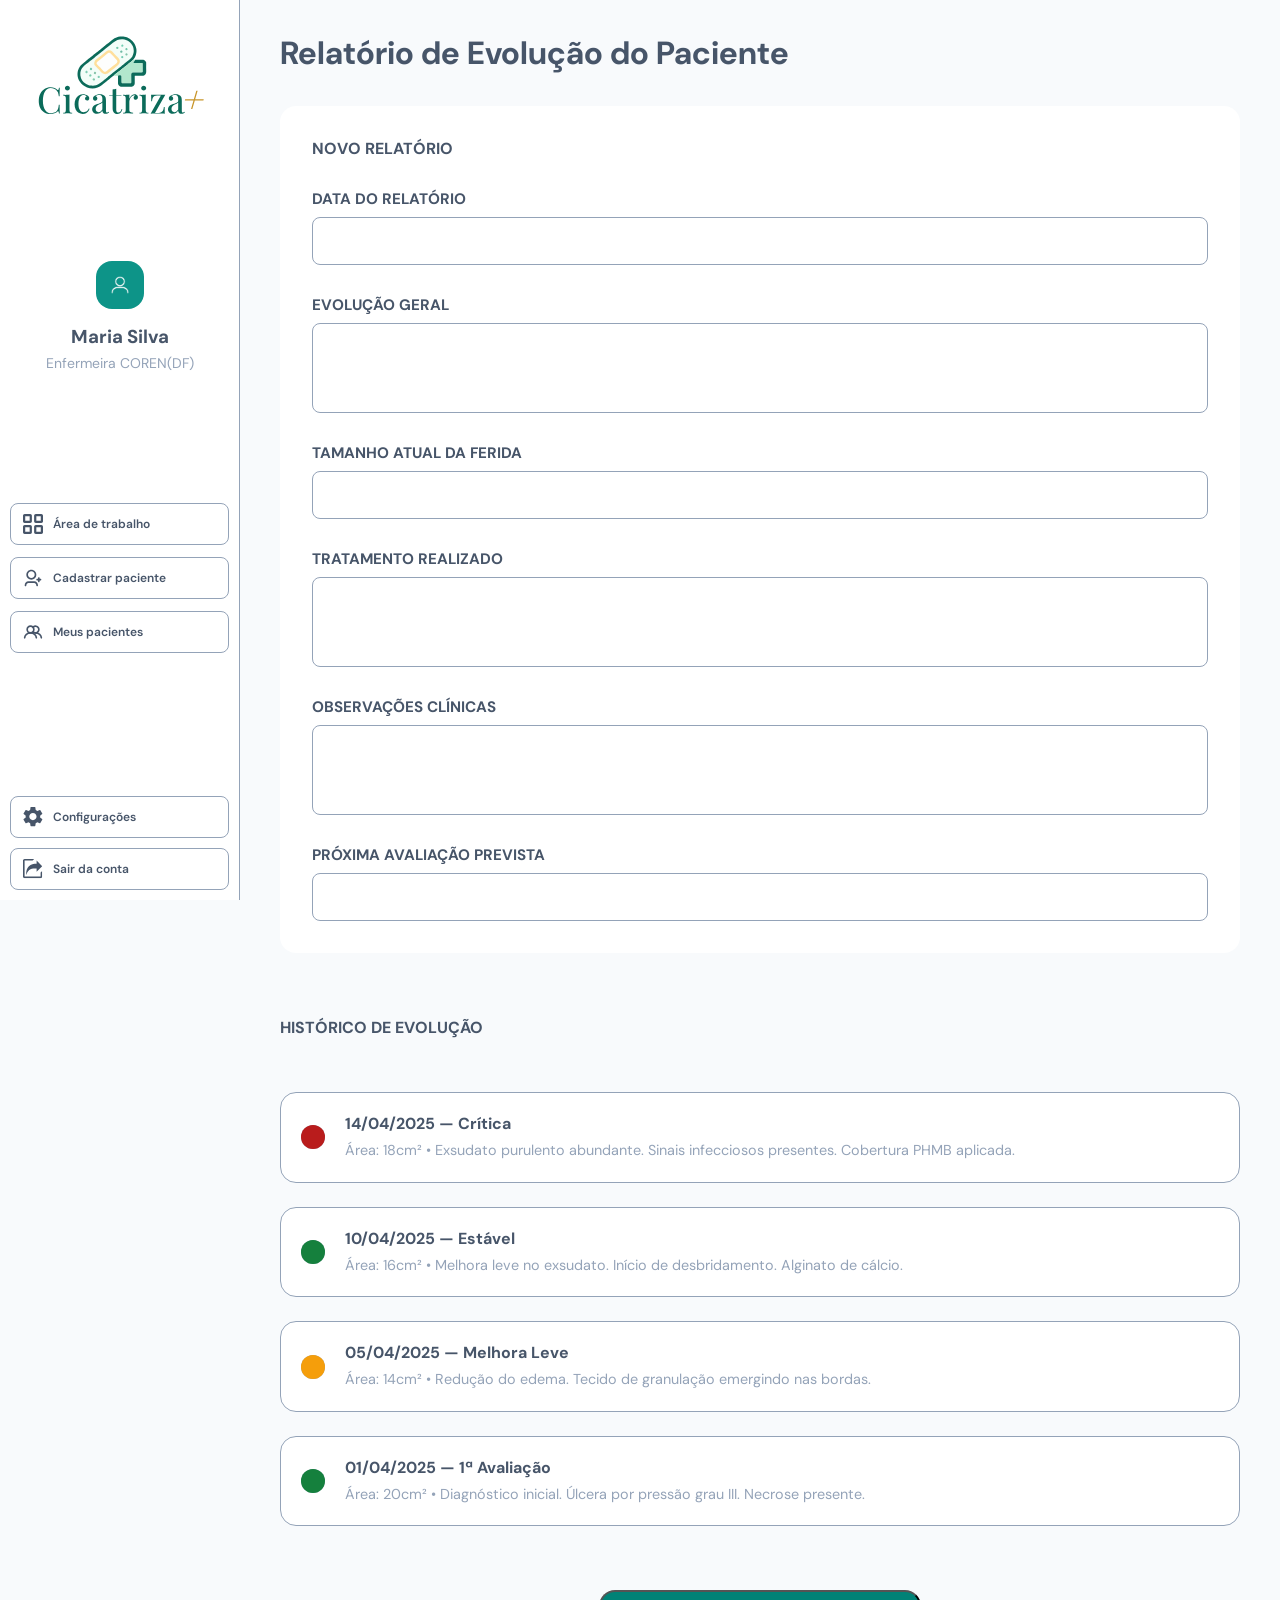
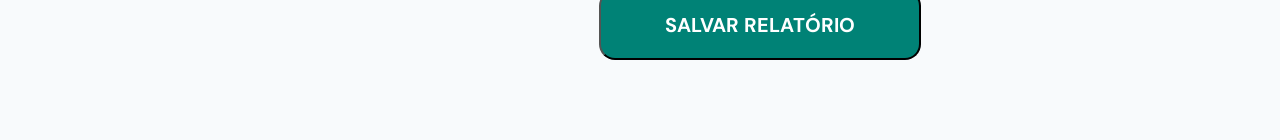
<file: relatoriopaciente.html>
<!DOCTYPE html>
<html lang="pt-BR" class="pagina-relatorio-paciente">
<head>
    <meta charset="UTF-8">
    <meta name="viewport" content="width=device-width, initial-scale=1.0">
    <title>Cicatriza+ - Relatório Pacientes</title>
    <link rel="stylesheet" href="style.css">
    <link rel="stylesheet" href="mobile.css">
    <link rel="preconnect" href="https://googleapis.com">
    <link rel="preconnect" href="https://gstatic.com" crossorigin>
    <link href="https://fonts.googleapis.com/css2?family=DM+Sans:ital,opsz,wght@0,9..40,100..1000;1,9..40,100..1000&family=Inter:ital,opsz,wght@0,14..32,100..900;1,14..32,100..900&display=swap" rel="stylesheet">
</head>
<body>
<button class="hamburger" aria-label="Menu"><span></span><span></span><span></span></button>
<div class="sidebar-overlay"></div>

    <div class="layout">

        <!-- MENU LATERAL -->
        <nav class="barra-lateral">

            <div class="logo-box">
                <img src="img/Logo.svg" class="img-logo">
            </div>

            <div class="profissional">

                <div class="profissional-icon">
                    <img src="img/icone_branco.png" alt="Usuário">
                </div>

                <h3>Maria Silva</h3>
                <p>Enfermeira COREN(DF)</p>

            </div>

            <ul class="menu">

                <li>
                    <a href="paginainicial.html">
                        <img src="img/Icon_AreaTrabalho.svg" alt="">
                        <span>Área de trabalho</span>
                    </a>
                </li>

                <li>
                    <a href="cadastropaciente.html">
                        <img src="img/Icon_CadastrarPaciente.svg" alt="">
                        <span>Cadastrar paciente</span>
                    </a>
                </li>

                <li>
                    <a href="painelpaciente.html">
                        <img src="img/Icon_MeusPacientes.svg" alt="">
                        <span>Meus pacientes</span>
                    </a>
                </li>

            </ul>

            <div class="sidebar-footer">

                <a href="configuracoes.html" class="menu-btn">
                    <img src="img/Icon_Config.svg" alt="">
                    <span>Configurações</span>
                </a>

                <a href="login.html" class="menu-btn">
                    <img src="img/Icon_Sair.svg" alt="">
                    <span>Sair da conta</span>
                </a>

            </div>

        </nav>


    <main class="content">

        <header class="page-header">
            <h1>Relatório de Evolução do Paciente</h1>
        </header>

        <section class="report-card">

            <h2>Novo Relatório</h2>

            <form class="report-form">

                <div class="field">
                    <label>Data do Relatório</label>
                    <input type="text">
                </div>

                <div class="field">
                    <label>Evolução Geral</label>
                    <textarea></textarea>
                </div>

                <div class="field">
                    <label>Tamanho Atual da Ferida</label>
                    <input type="text">
                </div>

                <div class="field">
                    <label>Tratamento Realizado</label>
                    <textarea></textarea>
                </div>

                <div class="field">
                    <label>Observações Clínicas</label>
                    <textarea></textarea>
                </div>

                <div class="field">
                    <label>Próxima Avaliação Prevista</label>
                    <input type="text">
                </div>

            </form>

        </section>

        <section class="history">

            <h2>Histórico de Evolução</h2>

            <article class="history-card">
                <div class="status-image">
                    <img src="img/Bola Vermelha.svg" alt="">
                </div>
                

                <div class="history-content">
                    <h3>14/04/2025 — Crítica</h3>
                    <p>
                        Área: 18cm² • Exsudato purulento abundante.
                        Sinais infecciosos presentes.
                        Cobertura PHMB aplicada.
                    </p>
                </div>
            </article>

            <article class="history-card">
                <div class="status-image">
                    <img src="img/Bola Verde.svg" alt="">
                </div>

                <div class="history-content">
                    <h3>10/04/2025 — Estável</h3>
                    <p>
                        Área: 16cm² • Melhora leve no exsudato.
                        Início de desbridamento.
                        Alginato de cálcio.
                    </p>
                </div>
            </article>

            <article class="history-card">
                <div class="status-image">
                    <img src="img/Bola Amarela.svg" alt="">
                </div>

                <div class="history-content">
                    <h3>05/04/2025 — Melhora Leve</h3>
                    <p>
                        Área: 14cm² • Redução do edema.
                        Tecido de granulação emergindo nas bordas.
                    </p>
                </div>
            </article>

            <article class="history-card">
                <div class="status-image">
                    <img src="img/Bola Verde.svg" alt="">
                </div>

                <div class="history-content">
                    <h3>01/04/2025 — 1ª Avaliação</h3>
                    <p>
                        Área: 20cm² • Diagnóstico inicial.
                        Úlcera por pressão grau III.
                        Necrose presente.
                    </p>
                </div>
            </article>

        </section>

       <div class="action">
    <button type="button" class="btn-save-report"
            onclick="window.location.href='paginainicial.html'">
        SALVAR RELATÓRIO
    </button>
</div>

    </main>



<script>
(function(){
  var b = document.querySelector(".hamburger");
  var s = document.querySelector(".barra-lateral");
  var o = document.querySelector(".sidebar-overlay");
  if(!b||!s||!o) return;
  function t(){ s.classList.toggle("open"); o.classList.toggle("active"); }
  b.addEventListener("click", t);
  o.addEventListener("click", t);
})();
</script>
</html>
</file>
<file: style.css>
/*LANDING PAGE*/

html.pagina-landing-page * {
    margin: 0; /* Remove a margem padrão de todos os elementos */
    padding: 0; /* Remove o preenchimento padrão de todos os elementos */
    box-sizing: border-box; /* Usa box-sizing border-box para dimensionar com mais facilidade */
    font-family: 'DM Sans', 'Inter', sans-serif; /* Define uma fonte limpa e moderna */
}

html.pagina-landing-page {
    scroll-behavior: smooth; /* Habilita rolagem suave para links de âncora */
}

html.pagina-landing-page body {
   background:#fff; /* Define a cor de fundo da página */
    color:var(--text); /* Define a cor do texto usando a variável CSS --text */
}


html.pagina-landing-page {
    --primary:#008276; /* Cor primária para elementos de destaque */
    --secondary:#0D9488; /* Cor secundária para elementos complementares */
    --white:#ffffff; /* Cor branca para fundos e textos claros */
    --text:#ffffff; /* Cor do texto para a página, definida como branca para contraste com o fundo escuro */
    --text:#0D9488;/* Cor do texto para a página, definida como verde escuro para contraste com o fundo claro */
}

html.pagina-landing-page .container-navbar{
    max-width:1200px; /* Define a largura máxima do container para 1200px */
    margin:auto; /* Centraliza o container horizontalmente */
    padding: 20px 10px; /* Adiciona preenchimento interno para espaçamento */
    display:flex; /* Container em flex para posicionar logo e nav */
    flex-wrap:wrap;
    align-items:center; /* Alinha verticalmente */
    justify-content:space-between; /* Logo à esquerda, links à direita */
    gap:20px; /* Adiciona um espaço entre os itens do container */
}

html.pagina-landing-page img {
    width: 150px; /* Define a largura da imagem do logo */
    height: auto;
}

html.pagina-landing-page nav ul {
    display:flex; /* Exibe os itens de navegação em linha usando flexbox */
    flex-wrap:wrap;
    list-style:none; /* Remove os marcadores de lista padrão */
    gap:40px; /* Adiciona um espaço de 40px entre os itens de navegação */
    justify-content:flex-end;
}

html.pagina-landing-page nav li {
    min-width: 120px;
    text-align: center;
}

html.pagina-landing-page nav a{
    text-decoration:none; /* Remove o sublinhado dos links de navegação */
    color:var(--primary); /* Define a cor dos links de navegação usando a variável CSS --primary */
    font-weight:700; /* Define a espessura da fonte dos links de navegação como negrito */
    font-size:15px; /* Define o tamanho da fonte dos links de navegação como 15px */
    justify-content: left; /* Alinha os links de navegação à esquerda */
}

html.pagina-landing-page main{
    background:#008276; /* Define a cor de fundo da seção principal como verde escuro */
    color:#ffffff; /* Define a cor do texto da seção principal como branca para contraste com o fundo escuro */
    padding:0; /* Remove padding */
    min-height:60px; /* Define uma altura mínima para a seção */
}

html.pagina-landing-page .container-main{
    display:flex; /* Container em flex para posicionar imagem e texto lado a lado */
    flex-direction:row; /* Posiciona os itens horizontalmente (imagem à esquerda, texto à direita) */
    align-items:flex-start; /* Alinha os itens ao final (bottom) */
    gap:0; /* Sem espaço entre os itens */
    max-width:100%; /* Usa toda a largura disponível */
    margin:0; /* Sem margem */
    width:100%; /* Usa toda a largura disponível */
    padding: ; /* Sem padding */
    height:500px; /* Usa toda a altura disponível */
}

html.pagina-landing-page .img-landing{
    flex:0 0 50%; /* Define que a imagem ocupe exatamente 50% do espaço */
    width:100%; /* Garante que a imagem use toda a largura alocada */
    max-height:480px; /* Define altura máxima da imagem */
    object-fit:contain; /* Mantém a proporção da imagem */
    align-self:flex-end; /* Alinha a imagem na parte de baixo */
}

html.pagina-landing-page .container-main-text{
    flex:0 0 50%; /* O texto ocupa exatamente 50% do espaço */
    min-width:0; /* Permite que o texto não quebre o layout */
    padding:60px 80px; /* Adiciona padding para o texto */
    display:flex; /* Container flex para centralizar conteúdo */
    flex-direction:column; /* Organiza em coluna */
    justify-content:center; /* Centraliza verticalmente */
    align-items:center; /* Centraliza horizontalmente */
}

html.pagina-landing-page main h1{
    font-size:45px; /* Define o tamanho da fonte do título principal como 50px */
    line-height:1.2; /* Define a altura da linha do título principal para 1.2 para melhorar a legibilidade */
    margin:30px ; /* Adiciona um espaço de 30px abaixo do título principal para separar do parágrafo */
    font-weight:700; /* Define a espessura da fonte do título principal como negrito para maior impacto visual */
    text-align:center; /* Centraliza o texto */
}

html.pagina-landing-page main p{
    font-size: 20px; /* Define o tamanho da fonte do parágrafo para 20px */
    line-height:1.6; /* Define a altura da linha do parágrafo para 1.6 para melhorar a legibilidade */
    font-weight:400; /* Define a espessura da fonte do parágrafo como normal */
    text-align:center; /* Centraliza o texto */
}

html.pagina-landing-page .funcionalidades{
    padding:70px 0; /* Adiciona um preenchimento de 60px na parte superior e inferior da seção de funcionalidades para espaçamento */
} 

html.pagina-landing-page .funcionalidades h2{
    text-align:center; /* Centraliza o título da seção de funcionalidades */
    color:var(--primary); /* Define a cor do título da seção de funcionalidades usando a variável CSS --primary para manter a consistência visual */
    font-size:45px; /* Define o tamanho da fonte do título da seção de funcionalidades como 48px para destaque */
    line-height:1.3; /* Define a altura da linha do título da seção de funcionalidades para 1.3 para melhorar a legibilidade */
    margin-bottom:70px; /* Adiciona um espaço de 70px abaixo do título da seção de funcionalidades para separar dos cards */
    font-weight:700; /* Define a espessura da fonte do título da seção de funcionalidades como negrito para maior impacto visual */
}

html.pagina-landing-page .cards{
    display:grid; /* Define a seção de cards como um grid para organizar os cards em colunas e linhas */
    grid-template-columns:repeat(2,1fr); /* Define o layout do grid para ter 2 colunas de largura igual (1fr cada) para organizar os cards lado a lado */
    gap:50px; /* Adiciona um espaço de 50px entre os cards para evitar que fiquem muito próximos */
    padding: 10px 80px; /* Adiciona um preenchimento de 80px em toda a seção de cards para espaçamento */
}
 html.pagina-landing-page .card{
    border: 2px solid #008276;/* Define a borda do card com 2px de espessura e cor verde escuro para destacar os cards */
    border-radius:16px; /* Adiciona bordas arredondadas aos cards para um visual mais suave e moderno */
    padding:30px; /* Adiciona um preenchimento interno de 20px aos cards para espaçamento entre o conteúdo e as bordas */
    text-align:center; /* Centraliza o texto dentro dos cards para um layout mais equilibrado */
}

html.pagina-landing-page .card img{
    width:100%; /* Define a largura da imagem do card para ocupar toda a largura disponível dentro do card para um visual mais impactante */
    height:250px; /* Define a altura da imagem do card para 250px para manter uma proporção consistente entre os cards */
    object-fit:contain; /* Garante que a imagem seja redimensionada para caber dentro do card sem distorção, mantendo suas proporções originais */
}

html.pagina-landing-page .card h3{
    color:var(--primary); /* Define a cor do título do card usando a variável CSS --primary para manter a consistência visual com o restante da página */
    margin-top:15px; /* Adiciona um espaço de 15px acima do título do card para separar da imagem */
    font-size:24px; /* Define o tamanho da fonte do título do card para 24px para destaque, mas menor que os títulos principais para hierarquia visual */
}

html.pagina-landing-page .contato{
    background:var(--primary); /* Define a cor de fundo da seção de contato usando a variável CSS --primary para manter a consistência visual com o restante da página */
    padding:60px 80px; /* Adiciona um preenchimento de 60px na parte superior e inferior, e 80px nas laterais da seção de contato para espaçamento */
}

html.pagina-landing-page .conteudo{
    display:flex; /* Define a seção de conteúdo da seção de contato como um flex container para organizar os elementos em linha */
    gap:60px; /* Adiciona um espaço de 60px entre os elementos dentro da seção de conteúdo para evitar que fiquem muito próximos */
    align-items:flex-start; /* Alinha os itens dentro da seção de conteúdo ao início do eixo vertical para um layout mais equilibrado */
    padding-right: 60px; /* Adiciona um preenchimento à direita da seção de conteúdo para criar um espaço entre o conteúdo e a borda direita da seção de contato */
}

html.pagina-landing-page .contato-info{
    flex:1; /* Define a seção de informações de contato para ocupar o espaço disponível dentro da seção de conteúdo, permitindo que o formulário de contato ocupe o restante do espaço */
    color:white; /* Define a cor do texto da seção de informações de contato como branca para contraste com o fundo verde escuro da seção de contato */
}

html.pagina-landing-page .contato-info h2{
    font-size:42px; /* Define o tamanho da fonte do título da seção de informações de contato para 42px para destaque, mas menor que os títulos principais para hierarquia visual */
    margin-bottom:20px; /* Adiciona um espaço de 20px abaixo do título da seção de informações de contato para separar do parágrafo */
    text-align: center; /* Centraliza o título da seção de informações de contato para um layout mais equilibrado */
}

html.pagina-landing-page .contato-info > p{
    margin-bottom:40px; /* Adiciona um espaço de 40px abaixo do parágrafo principal da seção de informações de contato para separar dos itens de informação de contato */
    line-height:1.6; /* Define a altura da linha do parágrafo principal da seção de informações de contato para 1.6 para melhorar a legibilidade */
    text-align: center; /* Centraliza o parágrafo principal da seção de informações de contato para um layout mais equilibrado */
}

html.pagina-landing-page .info-item{
    display:flex; /* Define cada item de informação de contato como um flex container para organizar os elementos em linha */
    gap:15px; /* Adiciona um espaço de 15px entre os elementos dentro de cada item de informação de contato para evitar que fiquem muito próximos */
    margin-bottom:30px; /* Adiciona um espaço de 30px abaixo de cada item de informação de contato para separar dos próximos itens */
    align-items:flex-start; /* Alinha os itens dentro de cada item de informação de contato ao início do eixo vertical para um layout mais equilibrado */
}
html.pagina-landing-page .info-item a {
    color: inherit;
    text-decoration: none;
}

html.pagina-landing-page .info-item img{
    font-size:26px;
    width: 30px; /* Define o tamanho da fonte do ícone dentro de cada item de informação de contato para 26px para destaque visual */
    height: 30px;
}

html.pagina-landing-page .info-item strong{
    display:block; /* Define o elemento strong como um bloco para que ocupe toda a largura disponível dentro do item de informação de contato, permitindo que o texto fique em uma linha separada do ícone */
    margin-bottom:5px; /* Adiciona um espaço de 5px abaixo do texto em negrito dentro de cada item de informação de contato para separar do texto descritivo */
}

html.pagina-landing-page .contato-form{
    flex:1; /* Define o formulário de contato para ocupar o espaço disponível dentro da seção de conteúdo, permitindo que a seção de informações de contato ocupe o restante do espaço */
    background:white; /* Define a cor de fundo do formulário de contato como branca para contraste com o fundo verde escuro da seção de contato */
    border-radius:15px; /* Adiciona bordas arredondadas ao formulário de contato para um visual mais suave e moderno */
    padding:35px; /* Adiciona um preenchimento interno de 35px ao formulário de contato para espaçamento entre o conteúdo e as bordas */
}

html.pagina-landing-page .contato-form h2{
    text-align:center; /* Centraliza o título do formulário de contato para um layout mais equilibrado */
    color:var(--primary); /* Define a cor do título do formulário de contato usando a variável CSS --primary para manter a consistência visual com o restante da página */
    margin-bottom:30px; /* Adiciona um espaço de 30px abaixo do título do formulário de contato para separar dos campos do formulário */
    font-size:38px; /* Define o tamanho da fonte do título do formulário de contato para 38px para destaque, mas menor que os títulos principais para hierarquia visual */
}

html.pagina-landing-page .row{
    display:flex; /* Define cada linha de campos do formulário de contato como um flex container para organizar os campos em linha */
    gap:20px; /* Adiciona um espaço de 20px entre os campos dentro de cada linha do formulário de contato para evitar que fiquem muito próximos */
}

html.pagina-landing-page .field{
    width:100%; /* Define a largura de cada campo do formulário de contato para 100% do espaço disponível dentro da linha para um layout mais fluido e responsivo */
    margin-bottom:20px; /* Adiciona um espaço de 20px abaixo de cada campo do formulário de contato para separar dos próximos campos ou do botão de envio */
}

html.pagina-landing-page .field label{
    display:block; /* Define o elemento label como um bloco para que ocupe toda a largura disponível dentro do campo do formulário de contato, permitindo que o texto fique em uma linha separada do campo de entrada */
    margin-bottom:8px; /* Adiciona um espaço de 8px abaixo do texto do rótulo dentro de cada campo do formulário de contato para separar do campo de entrada */
    font-size:12px; /* Define o tamanho da fonte do texto do rótulo dentro de cada campo do formulário de contato para 12px para um visual mais discreto e profissional */
    font-weight:700; /* Define a espessura da fonte do texto do rótulo dentro de cada campo do formulário de contato como negrito para maior legibilidade e destaque */
    color:#0D9488; /* Define a cor do texto do rótulo dentro de cada campo do formulário de contato como verde escuro para contraste com o fundo branco do formulário de contato */
}

html.pagina-landing-page .field input,
html.pagina-landing-page .field textarea{
    width:100%; /* Define a largura dos campos de entrada e textarea do formulário de contato para 100% do espaço disponível dentro do campo para um layout mais fluido e responsivo */
    border:1px solid #0D9488; /* Define a borda dos campos de entrada e textarea do formulário de contato com 1px de espessura e cor verde escuro para destaque visual */
    border-radius:10px; /* Adiciona bordas arredondadas aos campos de entrada e textarea do formulário de contato para um visual mais suave e moderno */
    padding:14px; /* Adiciona um preenchimento interno de 14px aos campos de entrada e textarea do formulário de contato para espaçamento entre o conteúdo e as bordas */
    outline:none; /* Remove o contorno padrão do campo quando focado */
}

html.pagina-landing-page .field input::placeholder,
html.pagina-landing-page .field textarea::placeholder {
    color:#0D9488; /* Cor dos textos de placeholder */
    opacity:1; /* Garante que a cor do placeholder seja aplicada corretamente, mesmo em navegadores que aplicam uma opacidade padrão */
}

html.pagina-landing-page .field textarea{
    resize:none; /* Impede que o usuário redimensione a área de texto para manter o layout consistente */
    height:130px; /* Define a altura da área de texto para 130px para garantir que haja espaço suficiente para o usuário digitar uma mensagem mais longa, mantendo um layout equilibrado dentro do formulário de contato */
}

html.pagina-landing-page button{
    width:100%; /* Define a largura do botão de envio do formulário de contato para 100% do espaço disponível dentro do formulário para um layout mais fluido e responsivo */
    border:none; /* Remove a borda padrão do botão para um visual mais limpo e moderno */
    background:var(--primary); /* Define a cor de fundo do botão de envio do formulário de contato usando a variável CSS --primary para manter a consistência visual com o restante da página */
    color:white; /* Define a cor do texto do botão de envio do formulário de contato como branca para contraste com o fundo verde escuro do botão */
    padding:16px; /* Adiciona um preenchimento interno de 16px ao botão de envio do formulário de contato para espaçamento entre o texto e as bordas do botão, tornando-o mais clicável e visualmente equilibrado */
    border-radius:10px; /* Adiciona bordas arredondadas ao botão de envio do formulário de contato para um visual mais suave e moderno */
    cursor:pointer; /* Define o cursor como pointer ao passar o mouse sobre o botão de envio do formulário de contato para indicar que é clicável */
    font-weight:700; /* Define a espessura da fonte do texto do botão de envio do formulário de contato como negrito para maior legibilidade e destaque */
    transition:.3s; /* Adiciona uma transição suave de 0.3 segundos para as propriedades do botão de envio do formulário de contato, permitindo que as mudanças de estilo ocorram de forma suave e visualmente agradável ao interagir com o botão */    
}

html.pagina-landing-page button:hover{
    opacity:.9; /* Reduz a opacidade do botão de envio do formulário de contato para 0.9 ao passar o mouse sobre ele para criar um efeito visual de feedback, indicando que o botão é interativo e respondendo à ação do usuário */
}

html.pagina-landing-page footer{
    text-align:center; /* Centraliza o texto dentro do rodapé para um layout mais equilibrado */
    padding:30px; /* Adiciona um preenchimento interno de 30px ao rodapé para espaçamento entre o conteúdo e as bordas do rodapé, tornando-o mais visualmente equilibrado */
    background:#ffffff; /* Define a cor de fundo do rodapé como branca para contraste com o fundo da página e para manter a consistência visual com o restante da página */
    color:var(--primary); /* Define a cor do texto do rodapé usando a variável CSS --primary para manter a consistência visual com o restante da página */
    font-size:15px; /* Define o tamanho da fonte do texto do rodapé para 15px para destaque, mas menor que os títulos principais para hierarquia visual */
    font-weight:700; /* Define a espessura da fonte do texto do rodapé como negrito para maior legibilidade e destaque */
}


@media (max-width: 480px) {

    html.pagina-landing-page .container-navbar{
        flex-direction:column;
        align-items:center;
        justify-content:center;
        gap:18px;
        padding:18px 16px;
    }

    html.pagina-landing-page nav ul{
        width:100%;
        flex-wrap:wrap;
        justify-content:center;
        gap:14px;
    }

    html.pagina-landing-page nav li{
        min-width: 140px;
    }

    html.pagina-landing-page .container-main{
        flex-direction:column;
        gap:24px;
        padding:0 16px;
        height:auto;
    }

    html.pagina-landing-page .img-landing{
        flex:0 0 100%;
        max-height:320px;
    }

    html.pagina-landing-page .container-main-text{
        padding:40px 16px;
    }

    html.pagina-landing-page main h1{
        font-size:32px;
        margin:20px 0;
    }

    html.pagina-landing-page main p{
        font-size:16px;
    }

    html.pagina-landing-page .funcionalidades h2{
        font-size:28px;
        margin-bottom:40px;
    }

    html.pagina-landing-page .cards{
        grid-template-columns:1fr;
        gap:24px;
        padding:10px 16px;
    }

    html.pagina-landing-page .card{
        padding:24px;
    }

    html.pagina-landing-page .contato{
        padding:40px 16px;
    }

    html.pagina-landing-page .conteudo{
        flex-direction:column;
        gap:30px;
    }

    html.pagina-landing-page .contato-info h2{
        font-size:32px;
        text-align:center;
    }

    html.pagina-landing-page .contato-info > p{
        margin-bottom:30px;
        text-align:center;
    }

    html.pagina-landing-page .contato-form{
        padding:30px 20px;
    }

    html.pagina-landing-page .info-item{
        align-items:center;
    }

    html.pagina-landing-page .info-item img{
        width:28px;
        height:28px;
    }

    html.pagina-landing-page .row{
        flex-direction:column;
    }

    html.pagina-landing-page footer{
        font-size:12px;
        padding:20px;
    }
}

@media (min-width: 481px) and (max-width: 768px) {

    html.pagina-landing-page .container-navbar{
        flex-direction:column;
        align-items:center;
        justify-content:center;
        gap:18px;
        padding:18px 20px;
    }

    html.pagina-landing-page nav ul{
        width:100%;
        flex-wrap:wrap;
        justify-content:center;
        gap:20px;
    }

    html.pagina-landing-page nav li{
        min-width: 150px;
    }

    html.pagina-landing-page .container-main{
        flex-direction:column;
        gap:30px;
        padding:0 20px;
        height:auto;
    }

    html.pagina-landing-page .img-landing{
        flex:0 0 100%;
        max-height:360px;
    }

    html.pagina-landing-page .container-main-text{
        padding:40px 20px;
    }

    html.pagina-landing-page main h1{
        font-size:38px;
        margin:24px 0;
    }

    html.pagina-landing-page main p{
        font-size:18px;
    }

    html.pagina-landing-page .funcionalidades h2{
        font-size:36px;
        margin-bottom:50px;
    }

    html.pagina-landing-page .cards{
        grid-template-columns:repeat(2, minmax(0, 1fr));
        gap:30px;
        padding:10px 20px;
    }

    html.pagina-landing-page .card{
        padding:28px;
    }

    html.pagina-landing-page .contato{
        padding:50px 20px;
    }

    html.pagina-landing-page .conteudo{
        flex-direction:column;
        gap:28px;
    }

    html.pagina-landing-page .contato-info h2{
        font-size:36px;
    }

    html.pagina-landing-page .contato-info > p{
        margin-bottom:30px;
        text-align:left;
    }

    html.pagina-landing-page .contato-form{
        padding:32px 20px;
    }

    html.pagina-landing-page .info-item{
        align-items:flex-start;
    }

    html.pagina-landing-page .row{
        flex-direction:row;
        flex-wrap:wrap;
    }

    html.pagina-landing-page .row .field{
        width:calc(50% - 10px);
    }

    html.pagina-landing-page .field label{
        font-size:12px;
    }

    html.pagina-landing-page footer{
        font-size:13px;
        padding:22px;
    }
}




/* PÁGINA DE LOGIN */

html.pagina-login * {
    margin: 0; /* Remove a margem padrão de todos os elementos */
    padding: 0; /* Remove o preenchimento padrão de todos os elementos */
    box-sizing: border-box; /* Usa box-sizing border-box para dimensionar com mais facilidade */
    font-family: 'DM Sans', 'Inter', sans-serif; /* Define uma fonte limpa e moderna para a página de login */
}

html.pagina-login body {
    background-color: #0d9488; /* Define a cor de fundo da página de login como verde escuro para um visual moderno e profissional */
    display: flex; /* Define o corpo da página de login como um flex container para centralizar o conteúdo vertical e horizontalmente */
    justify-content: center; /* Centraliza o conteúdo horizontalmente dentro do corpo da página de login para um layout mais equilibrado */
    align-items: center; /* Centraliza o conteúdo verticalmente dentro do corpo da página de login para um layout mais equilibrado */
    min-height: 100vh; /* Garante que o corpo da página de login ocupe pelo menos a altura total da janela de visualização para centralizar o conteúdo mesmo em telas maiores */
    padding: 20px; /* Adiciona um preenchimento interno de 20px ao corpo da página de login para espaçamento entre o conteúdo e as bordas da janela, garantindo que o conteúdo não fique colado nas bordas em telas menores */
}

html.pagina-login .login-container {
    background-color: #ffffff; /* Define a cor de fundo do container de login como branca para contraste com o fundo verde escuro da página de login, criando um visual limpo e moderno */
    width: 100%; /* Define a largura do container de login para 100% do espaço disponível dentro do corpo da página de login para um layout mais fluido e responsivo */
    max-width: 420px; /* Define a largura máxima do container de login para 420px para evitar que fique muito largo em telas grandes, mantendo um layout equilibrado */
    padding: 70px 34px; /* Adiciona um preenchimento interno de 40px na parte superior e inferior, e 35px nas laterais do container de login para espaçamento entre o conteúdo e as bordas do container, tornando-o mais visualmente equilibrado */
    border-radius: 20px; /* Adiciona bordas arredondadas ao container de login para um visual mais suave e moderno */
    box-shadow: 0 10px 25px rgba(0, 0, 0, 0.15); /* Adiciona uma sombra ao container de login para criar um efeito de profundidade e destaque visual, tornando-o mais atraente e profissional */
    text-align: center; /* Centraliza o texto dentro do container de login para um layout mais equilibrado e visualmente agradável */
}

html.pagina-login .logo-header {
    margin-bottom: 15px; /* Adiciona um espaço de 30px abaixo do cabeçalho do logo para separar do restante do conteúdo do container de login, criando um layout mais equilibrado e visualmente agradável */
}

html.pagina-login .logo-icon {
    display: flex; /* Define o ícone do logo como um flex container para organizar os elementos do logo em linha */
    align-items: center; /* Alinha os elementos do logo verticalmente ao centro para um layout mais equilibrado */
    justify-content: center; /* Centraliza os elementos do logo horizontalmente para um layout mais equilibrado */
    gap: 5px; /* Adiciona um espaço de 5px entre os elementos do logo para evitar que fiquem muito próximos, criando um visual mais limpo e moderno */
    font-size: 24px; /* Define o tamanho da fonte do ícone do logo para 24px para destaque visual, tornando-o facilmente reconhecível como um elemento de marca */
}

html.pagina-login img {
    width: 100px; /* Define a largura da imagem do logo para 150px para um tamanho equilibrado dentro do container de login, garantindo que seja facilmente visível sem ocupar muito espaço */
    height: 100px; /* Define a altura da imagem do logo para 150px para manter uma proporção consistente com a largura, garantindo que o logo seja exibido de forma clara e profissional dentro do container de login */
    align-items: center; /* Alinha a imagem do logo verticalmente ao centro para um layout mais equilibrado dentro do container de login */
}

html.pagina-login .subtitle {
    color: #726F6F; /* Define a cor do subtítulo dentro do container de login como cinza escuro para contraste com o fundo branco do container, criando um visual mais suave e profissional */
    font-size: 15px; /* Define o tamanho da fonte do subtítulo dentro do container de login para 15px para um visual equilibrado, garantindo que seja legível sem competir com o título principal do logo */
    margin-top: 8px; /* Adiciona um espaço de 15px acima do subtítulo dentro do container de login para separar do título principal do logo, criando um layout mais equilibrado e visualmente agradável */
    font-weight: 500; /* Define a espessura da fonte do subtítulo dentro do container de login como média para um visual mais suave e profissional, garantindo que seja legível sem competir com o título principal do logo */
}

html.pagina-login .login-form {
    display: flex; /* Define o formulário de login como um flex container para organizar os elementos do formulário em linha ou em coluna, dependendo do layout desejado */
    flex-direction: column; /* Define a direção do flex para coluna, empilhando os elementos do formulário de login verticalmente para um layout mais tradicional e fácil de usar */
}

html.pagina-login .input-group {
    margin-bottom: 14px; /* Adiciona um espaço de 20px abaixo de cada grupo de entrada para separar os campos do formulário de login, criando um layout mais equilibrado e visualmente agradável */
    text-align: left; /* Alinha o texto dentro de cada grupo de entrada à esquerda para um layout mais tradicional e fácil de ler, garantindo que os rótulos dos campos fiquem próximos aos campos de entrada correspondentes */
}

html.pagina-login .input-group label {
    display: block; /* Define o elemento label como um bloco para que ocupe toda a largura disponível dentro do grupo de entrada, permitindo que o texto do rótulo fique em uma linha separada do campo de entrada, melhorando a legibilidade e a associação entre o rótulo e o campo de entrada */
    font-size: 13px; /* Define o tamanho da fonte do texto do rótulo dentro de cada grupo de entrada para 13px para um visual mais discreto e profissional, garantindo que seja legível sem competir com outros elementos do formulário de login */
    font-weight: 700; /* Define a espessura da fonte do texto do rótulo dentro de cada grupo de entrada como negrito para maior legibilidade e destaque, garantindo que os rótulos dos campos de entrada sejam facilmente identificáveis para os usuários */
    color: #475569; /* Define a cor do texto do rótulo dentro de cada grupo de entrada como cinza escuro para contraste com o fundo branco do container de login, criando um visual mais suave e profissional */
    margin-bottom: 8px; /* Adiciona um espaço de 8px abaixo do texto do rótulo dentro de cada grupo de entrada para separar do campo de entrada, criando um layout mais equilibrado e visualmente agradável */
    padding-left: 5px; /* Adiciona um preenchimento à esquerda do texto do rótulo dentro de cada grupo de entrada para criar um espaço entre o rótulo e a borda esquerda do grupo de entrada, garantindo que o texto do rótulo não fique colado na borda e melhorando a legibilidade */
}

html.pagina-login .input-group input {
    width: 100%; /* Define a largura dos campos de entrada dentro de cada grupo de entrada para 100% do espaço disponível dentro do grupo, garantindo que os campos de entrada ocupem todo o espaço horizontal disponível para um layout mais fluido e responsivo */
    padding: 11px 18px; /* Adiciona um preenchimento interno de 14px na parte superior e inferior, e 20px nas laterais dos campos de entrada dentro de cada grupo de entrada para espaçamento entre o conteúdo e as bordas dos campos de entrada, tornando-os mais visualmente equilibrados e fáceis de usar */
    border: 1px solid #94a3b8; /* Define a borda dos campos de entrada dentro de cada grupo de entrada com 1px de espessura e cor cinza claro para um visual mais suave e profissional, garantindo que os campos de entrada sejam facilmente identificáveis para os usuários */
    border-radius: 12px; /* Adiciona bordas arredondadas aos campos de entrada dentro de cada grupo de entrada para um visual mais suave e moderno, tornando-os mais atraentes e fáceis de usar */
    font-size: 15px; /* Define o tamanho da fonte do texto dentro dos campos de entrada para 15px para um visual equilibrado, garantindo que seja legível sem competir com outros elementos do formulário de login */
    background-color: #ffffff;  /* Define a cor de fundo dos campos de entrada dentro de cada grupo de entrada como branca para contraste com a borda cinza claro, criando um visual mais limpo e moderno */
    box-shadow: inset 0 2px 4px rgba(13, 148, 136, 0.3), 0 4px 6px rgba(13, 148, 136, 0.3); /* Adiciona uma sombra interna e externa aos campos de entrada dentro de cada grupo de entrada para criar um efeito de profundidade e destaque visual, tornando-os mais atraentes e profissionais */
    outline: none; /* Remove o contorno padrão do campo de entrada quando focado para um visual mais limpo e moderno, permitindo que a borda e a sombra sejam os principais indicadores visuais de foco */
    transition: border-color 0.2s; /* Adiciona uma transição suave de 0.2 segundos para a propriedade border-color dos campos de entrada dentro de cada grupo de entrada, permitindo que a mudança de cor da borda ocorra de forma suave e visualmente agradável quando o campo de entrada é focado ou desfocado, melhorando a experiência do usuário ao interagir com os campos de entrada do formulário de login */
}

html.pagina-login .input-group input:focus {
    border-color: #0d9488; /* Altera a cor da borda dos campos de entrada dentro de cada grupo de entrada para verde escuro quando focados para criar um efeito visual de feedback, indicando que o campo de entrada está ativo e pronto para receber a entrada do usuário, melhorando a experiência do usuário ao interagir com os campos de entrada do formulário de login */
}

html.pagina-login .forgot-password {
    text-align: right; /* Alinha o texto dentro da seção de "Esqueci minha senha" à direita para um layout mais tradicional e fácil de usar, garantindo que o link de recuperação de senha seja facilmente acessível para os usuários */
    margin-top: -6px; /* Adiciona um espaço negativo de 10px acima da seção de "Esqueci minha senha" para reduzir o espaço entre os campos de entrada e o link de recuperação de senha, criando um layout mais compacto e visualmente equilibrado dentro do container de login */
    margin-bottom: 14px; /* Adiciona um espaço de 25px abaixo da seção de "Esqueci minha senha" para separar do botão de login, criando um layout mais equilibrado e visualmente agradável dentro do container de login */
}

html.pagina-login .forgot-password a {
    color: #0D9488; /* Define a cor do link de "Esqueci minha senha" como verde escuro para contraste com o fundo branco do container de login, criando um visual mais limpo e moderno, e garantindo que o link seja facilmente identificável para os usuários */
    font-size: 13px; /* Define o tamanho da fonte do link de "Esqueci minha senha" para 13px para um visual mais discreto e profissional, garantindo que seja legível sem competir com outros elementos do formulário de login */
    text-decoration: none; /* Remove a decoração de texto padrão do link de "Esqueci minha senha" para um visual mais limpo e moderno, permitindo que a cor e o estilo do link sejam os principais indicadores visuais de interatividade */
    font-weight: 600; /* Define a espessura da fonte do link de "Esqueci minha senha" como semi-negrito para dar um pouco mais de destaque ao link, garantindo que seja facilmente identificável para os usuários sem competir com outros elementos do formulário de login */
}

html.pagina-login .forgot-password a:hover {
    text-decoration: underline; /* Adiciona uma decoração de sublinhado ao link de "Esqueci minha senha" ao passar o mouse sobre ele para criar um efeito visual de feedback, indicando que o link é interativo e respondendo à ação do usuário, melhorando a experiência do usuário ao interagir com o link de recuperação de senha */
}

html.pagina-login .btn {
    width: 100%; /* Define a largura dos botões dentro do container de login para 100% do espaço disponível dentro do container, garantindo que os botões ocupem toda a largura horizontal disponível para um layout mais fluido e responsivo */
    padding: 11px; /* Adiciona um preenchimento interno de 14px a todos os lados dos botões dentro do container de login para espaçamento entre o texto e as bordas dos botões, tornando-os mais clicáveis e visualmente equilibrados */
    font-size: 15px; /* Define o tamanho da fonte do texto dentro dos botões do formulário de login para 15px para um visual equilibrado, garantindo que seja legível sem competir com outros elementos do formulário de login */
    font-weight: 600; /* Define a espessura da fonte do texto dentro dos botões do formulário de login como semi-negrito para dar um pouco mais de destaque ao texto dos botões, garantindo que seja facilmente identificável para os usuários sem competir com outros elementos do formulário de login */
    border-radius: 16px; /* Adiciona bordas arredondadas aos botões dentro do container de login para um visual mais suave e moderno, tornando-os mais atraentes e fáceis de usar */
    cursor: pointer; /* Define o cursor como pointer ao passar o mouse sobre os botões dentro do container de login para indicar que são clicáveis, melhorando a experiência do usuário ao interagir com os botões do formulário de login */
    transition: transform 0.1s, opacity 0.2s; /* Adiciona uma transição suave de 0.1 segundos para a propriedade transform e 0.2 segundos para a propriedade opacity dos botões dentro do container de login, permitindo que as mudanças de estilo ocorram de forma suave e visualmente agradável ao interagir com os botões do formulário de login, melhorando a experiência do usuário ao clicar ou passar o mouse sobre os botões */
    margin-bottom: 10px; /* Adiciona um espaço de 15px abaixo dos botões dentro do container de login para separar dos próximos elementos, criando um layout mais equilibrado e visualmente agradável dentro do container de login */
}

html.pagina-login .btn:active {
    transform: scale(0.98); /* Reduz ligeiramente o tamanho dos botões dentro do container de login ao serem clicados para criar um efeito visual de feedback, indicando que o botão foi pressionado e respondendo à ação do usuário, melhorando a experiência do usuário ao interagir com os botões do formulário de login */
}

html.pagina-login .btn-primary {
    background-color: #0D9488; /* Define a cor de fundo do botão primário como verde */
    color: #ffffff; /* Define a cor do texto do botão primário como branco */
    border: none; /* Remove a borda do botão primário */
    box-shadow: 0 4px 10px rgba(13, 148, 136, 0.3); /* Adiciona uma sombra ao botão primário */
    
}

html.pagina-login .btn-primary a{
    text-decoration: none;
    color: inherit;
    
}

html.pagina-login .btn-primary:hover {
    opacity: 0.9; /* Reduz a opacidade do botão primário para 0.9 ao passar o mouse sobre ele para criar um efeito visual de feedback, indicando que o botão é interativo e respondendo à ação do usuário, melhorando a experiência do usuário ao interagir com o botão primário do formulário de login */
}

html.pagina-login .btn-secondary {
    background-color: #ffffff; /* Define a cor de fundo do botão secundário como branca para contraste com o botão primário verde, criando um visual mais limpo e moderno, e garantindo que o botão secundário seja facilmente identificável como uma opção alternativa ao botão primário dentro do formulário de login */
    color: #0D9488; /* Define a cor do texto do botão secundário como verde escuro para contraste com o fundo branco do botão, criando um visual mais limpo e moderno, e garantindo que o texto do botão secundário seja facilmente legível e identificável para os usuários dentro do formulário de login */
    border: 2px solid #0D9488; /* Define a borda do botão secundário com 2px de espessura e cor verde escuro para criar um visual mais distinto e moderno, garantindo que o botão secundário seja facilmente identificável como uma opção alternativa ao botão primário dentro do formulário de login */
    margin-bottom: 10px; /* Adiciona um espaço de 25px abaixo do botão secundário para separar dos próximos elementos, criando um layout mais equilibrado e visualmente agradável dentro do container de login, e garantindo que o botão secundário tenha um destaque visual adequado como uma opção alternativa ao botão primário dentro do formulário de login */
}

html.pagina-login .btn-secondary a{
    text-decoration: none;
    color: inherit;
    
}

html.pagina-login .btn-secondary:hover {
    background-color: #ffffff; /* Mantém o fundo branco ao passar o mouse para evitar que o botão secundário perca seu visual distinto, garantindo que ele continue a se destacar como uma opção alternativa ao botão primário, mantendo a consistência visual e a clareza para os usuários */
}

html.pagina-login .form-footer p {
    color: #94a3b8; /* Define a cor do texto do rodapé do formulário de login como cinza claro para contraste com o fundo branco do container de login, criando um visual mais suave e profissional */
    font-size: 11px; /* Define o tamanho da fonte do texto do rodapé do formulário de login para 11px para um visual mais discreto e profissional, garantindo que seja legível sem competir com outros elementos do formulário de login */
    font-weight: 500; /* Define a espessura da fonte do texto do rodapé do formulário de login como média para um visual mais suave e profissional, garantindo que seja legível sem competir com outros elementos do formulário de login */
}




/* PÁGINA DE CADASTRO */

html.pagina-cadastro * {
    margin: 0; /* Remove a margem padrão de todos os elementos para garantir um layout mais consistente e controlado dentro da página de cadastro, permitindo que o design seja mais preciso e visualmente equilibrado */
    padding: 0; /* Remove o preenchimento padrão de todos os elementos para garantir um layout mais consistente e controlado dentro da página de cadastro, permitindo que o design seja mais preciso e visualmente equilibrado */
    box-sizing: border-box; /* Usa box-sizing border-box para dimensionar os elementos de forma mais intuitiva, incluindo o preenchimento e a borda dentro das dimensões totais dos elementos, facilitando o controle do layout e garantindo que os elementos se encaixem corretamente dentro do design da página de cadastro */
    font-family: 'DM Sans', 'Inter', sans-serif; /* Define uma fonte limpa e moderna para a página de cadastro, garantindo que o texto seja legível e visualmente agradável para os usuários, contribuindo para uma experiência de usuário positiva dentro do design da página de cadastro */
}

html.pagina-cadastro body {
    background-color: #0d9488; /* Define a cor de fundo da página de cadastro como verde escuro para um visual moderno e profissional, criando um contraste visual com os elementos do formulário de cadastro, tornando-os mais destacados e fáceis de identificar para os usuários dentro do design da página de cadastro */
    display: flex; /* Ativa o layout flexbox para centralizar o conteúdo */
    justify-content: center; /* Centraliza o conteúdo horizontalmente dentro do corpo da página de cadastro para um layout mais equilibrado e visualmente agradável, garantindo que o formulário de cadastro seja o foco principal da página e seja facilmente acessível para os usuários dentro do design da página de cadastro */
    align-items: center; /* Centraliza o conteúdo verticalmente dentro do corpo da página de cadastro para um layout mais equilibrado e visualmente agradável, garantindo que o formulário de cadastro seja o foco principal da página e seja facilmente acessível para os usuários dentro do design da página de cadastro */
    min-height: 100vh; /* Garante que o corpo da página de cadastro ocupe pelo menos a altura total da janela de visualização para centralizar o conteúdo mesmo em telas maiores, garantindo que o formulário de cadastro seja o foco principal da página e seja facilmente acessível para os usuários dentro do design da página de cadastro */
    padding: 24px 20px; /* Adiciona um preenchimento interno de 40px na parte superior e inferior, e 20px nas laterais do corpo da página de cadastro para espaçamento entre o conteúdo e as bordas da janela, garantindo que o conteúdo não fique colado nas bordas em telas menores e criando um layout mais equilibrado e visualmente agradável dentro do design da página de cadastro */
}

html.pagina-cadastro .register-container {
    background-color: #ffffff; /* Define a cor de fundo do container de registro como branca para contraste com o fundo verde escuro da página de cadastro, criando um visual limpo e moderno, e garantindo que o formulário de cadastro seja facilmente identificável para os usuários dentro do design da página de cadastro */
    width: 100%; /* Define a largura do container de registro para 100% do espaço disponível dentro do corpo da página de cadastro para um layout mais fluido e responsivo, garantindo que o formulário de cadastro ocupe todo o espaço horizontal disponível para os usuários dentro do design da página de cadastro */
    max-width: 520px; /* Define a largura máxima do container de registro para 520px para evitar que fique muito largo em telas grandes, mantendo um layout equilibrado e visualmente agradável dentro do design da página de cadastro, garantindo que o formulário de cadastro seja facilmente legível e acessível para os usuários dentro do design da página de cadastro */
    margin: auto; /* Centraliza o container horizontalmente */
    padding: 20px 36px; /* Adiciona um preenchimento interno de 35px na parte superior e inferior, e 40px nas laterais do container de registro para espaçamento entre o conteúdo e as bordas do container, tornando-o mais visualmente equilibrado e agradável dentro do design da página de cadastro, garantindo que o formulário de cadastro seja facilmente legível e acessível para os usuários dentro do design da página de cadastro */
    border-radius: 16px; /* Adiciona bordas arredondadas ao container de registro para um visual mais suave e moderno, tornando-o mais atraente e fácil de usar dentro do design da página de cadastro, garantindo que o formulário de cadastro seja facilmente legível e acessível para os usuários dentro do design da página de cadastro */
    box-shadow: 0 10px 25px rgba(0, 0, 0, 0.15); /* Adiciona uma sombra ao container de registro para criar um efeito de profundidade e destaque visual, tornando-o mais atraente e profissional dentro do design da página de cadastro, garantindo que o formulário de cadastro seja facilmente legível e acessível para os usuários dentro do design da página de cadastro */
}

html.pagina-cadastro .register-header {
    text-align: center; /* Centraliza o texto dentro do cabeçalho de registro para um layout mais equilibrado e visualmente agradável, garantindo que o título e o subtítulo do formulário de cadastro sejam facilmente identificáveis para os usuários dentro do design da página de cadastro */
    margin-bottom: 14px; /* Adiciona um espaço de 25px abaixo do cabeçalho de registro para separar do restante do conteúdo do container de registro, criando um layout mais equilibrado e visualmente agradável dentro do design da página de cadastro, garantindo que o título e o subtítulo do formulário de cadastro sejam facilmente identificáveis para os usuários dentro do design da página de cadastro */
}

html.pagina-cadastro .user-icon-badge {
    background-color: transparent; /* Define a cor de fundo do badge do ícone do usuário como transparente para permitir que a imagem do logo seja o foco principal, criando um visual mais limpo e moderno dentro do design da página de cadastro, garantindo que o logo seja facilmente identificável para os usuários dentro do design da página de cadastro */
    width: auto; /* Define a largura do badge do ícone do usuário como automática para permitir que a imagem do logo determine a largura do badge, garantindo que o logo seja exibido de forma clara e profissional dentro do design da página de cadastro, e garantindo que o formulário de cadastro seja facilmente legível e acessível para os usuários dentro do design da página de cadastro */
    height: auto; /* Define a altura do badge do ícone do usuário como automática para permitir que a imagem do logo determine a altura do badge, garantindo que o logo seja exibido de forma clara e profissional dentro do design da página de cadastro, e garantindo que o formulário de cadastro seja facilmente legível e acessível para os usuários dentro do design da página de cadastro */
    display: flex; /* Define o badge do ícone do usuário como um flex container para organizar a imagem do logo de forma centralizada dentro do badge, criando um layout mais equilibrado e visualmente agradável dentro do design da página de cadastro, garantindo que o logo seja facilmente identificável para os usuários dentro do design da página de cadastro */
    align-items: center; /* Alinha a imagem do logo verticalmente ao centro dentro do badge do ícone do usuário para um layout mais equilibrado e visualmente agradável dentro do design da página de cadastro, garantindo que o logo seja facilmente identificável para os usuários dentro do design da página de cadastro */
    justify-content: center; /* Centraliza a imagem do logo horizontalmente dentro do badge do ícone do usuário para um layout mais equilibrado e visualmente agradável dentro do design da página de cadastro, garantindo que o logo seja facilmente identificável para os usuários dentro do design da página de cadastro */
    margin: 0 auto 8px auto; /* Adiciona um espaço de 12px abaixo do badge do ícone do usuário para separar do restante do conteúdo do cabeçalho de registro, criando um layout mais equilibrado e visualmente agradável dentro do design da página de cadastro, garantindo que o logo seja facilmente identificável para os usuários dentro do design da página de cadastro */
}

html.pagina-cadastro .user-icon-badge .logo-img {
    width: 100px; /* Define a largura da imagem do logo dentro do badge do ícone do usuário para 150px para um tamanho equilibrado dentro do cabeçalho de registro, garantindo que seja facilmente visível sem ocupar muito espaço, e garantindo que o formulário de cadastro seja facilmente legível e acessível para os usuários dentro do design da página de cadastro */
    height: 100px; /* Define a altura da imagem do logo dentro do badge do ícone do usuário para 150px para manter uma proporção consistente com a largura, garantindo que o logo seja exibido de forma clara e profissional dentro do design da página de cadastro, e garantindo que o formulário de cadastro seja facilmente legível e acessível para os usuários dentro do design da página de cadastro */
    align-items: center; /* Alinha a imagem do logo verticalmente ao centro dentro do badge do ícone do usuário para um layout mais equilibrado e visualmente agradável dentro do design da página de cadastro, garantindo que o logo seja facilmente identificável para os usuários dentro do design da página de cadastro */
    object-fit: contain; /* Define o comportamento de ajuste da imagem do logo dentro do badge do ícone do usuário para "contain" para garantir que a imagem seja redimensionada proporcionalmente para caber dentro do badge sem ser cortada, mantendo a integridade visual do logo e garantindo que o formulário de cadastro seja facilmente legível e acessível para os usuários dentro do design da página de cadastro */
}

html.pagina-cadastro .register-header h2 {
    color: #475569; /* Define a cor do título dentro do cabeçalho de registro como cinza escuro para contraste com o fundo branco do container de registro, criando um visual mais suave e profissional dentro do design da página de cadastro, garantindo que o título do formulário de cadastro seja facilmente identificável para os usuários dentro do design da página de cadastro */
    font-size: 20px; /* Define o tamanho da fonte do título dentro do cabeçalho de registro para 22px para um visual equilibrado, garantindo que seja legível e tenha destaque visual adequado para os usuários dentro do design da página de cadastro */
    font-weight: 700; /* Define o peso da fonte do título dentro do cabeçalho de registro para 700 para um visual mais destacado, garantindo que seja facilmente visível para os usuários dentro do design da página de cadastro */
    margin-bottom: 2px; /* Adiciona um espaço de 6px abaixo do título dentro do cabeçalho de registro para separar do subtítulo, criando um layout mais equilibrado e visualmente agradável dentro do design da página de cadastro, garantindo que o título do formulário de cadastro seja facilmente identificável para os usuários dentro do design da página de cadastro */
}

html.pagina-cadastro .register-header .subtitle {
    color: #94a3b8; /* Define a cor do subtítulo dentro do cabeçalho de registro como cinza claro para contraste com o fundo branco do container de registro, criando um visual mais suave e profissional dentro do design da página de cadastro, garantindo que o subtítulo do formulário de cadastro seja facilmente identificável para os usuários dentro do design da página de cadastro */
    font-size: 14px; /* Define o tamanho da fonte do subtítulo dentro do cabeçalho de registro para 14px para um visual equilibrado, garantindo que seja legível e tenha destaque visual adequado para os usuários dentro do design da página de cadastro */
    font-weight: 500; /* Define o peso da fonte do subtítulo dentro do cabeçalho de registro para 500 para um visual mais suave, garantindo que seja facilmente visível para os usuários dentro do design da página de cadastro */
    font-family: DM Sans, Inter, sans-serif; /* Define a família da fonte do subtítulo dentro do cabeçalho de registro como DM Sans, Inter, sans-serif para um visual mais moderno e profissional, garantindo que seja facilmente legível e acessível para os usuários dentro do design da página de cadastro */
}

html.pagina-cadastro .register-form {
    display: flex; /* Define o formulário de registro como um flex container para organizar os elementos do formulário de registro em linha ou em coluna, dependendo do layout desejado dentro do design da página de cadastro, garantindo que o formulário seja facilmente legível e acessível para os usuários dentro do design da página de cadastro */
    flex-direction: column; /* Define a direção do flex para coluna, empilhando os elementos do formulário de registro verticalmente para um layout mais tradicional e fácil de usar dentro do design da página de cadastro, garantindo que o formulário seja facilmente legível e acessível para os usuários dentro do design da página de cadastro */
}

html.pagina-cadastro .form-row {
    display: grid; /* Define a linha do formulário como um grid container para organizar os elementos em uma grade, garantindo um layout mais controlado e responsivo dentro do design da página de cadastro */
    grid-template-columns: 1fr 1fr; /* Define a estrutura de colunas do grid para duas colunas de largura igual, permitindo que os elementos sejam organizados lado a lado para um layout mais equilibrado e visualmente agradável dentro do design da página de cadastro, garantindo que o formulário seja facilmente legível e acessível para os usuários dentro do design da página de cadastro */
    gap: 15px;  /* Adiciona um espaço de 15px entre os elementos dentro da linha do formulário para criar um layout mais equilibrado e visualmente agradável dentro do design da página de cadastro, garantindo que o formulário seja facilmente legível e acessível para os usuários dentro do design da página de cadastro */
    margin-bottom: 11px; /* Adiciona um espaço de 15px abaixo da linha do formulário para separar das próximas linhas ou elementos do formulário, criando um layout mais equilibrado e visualmente agradável dentro do design da página de cadastro, garantindo que o formulário seja facilmente legível e acessível para os usuários dentro do design da página de cadastro */
}

html.pagina-cadastro .full-width {
    margin-bottom: 11px; /* Adiciona um espaço de 15px abaixo dos elementos com a classe full-width para separar das próximas linhas ou elementos do formulário, criando um layout mais equilibrado e visualmente agradável dentro do design da página de cadastro, garantindo que o formulário seja facilmente legível e acessível para os usuários dentro do design da página de cadastro */
}

html.pagina-cadastro .input-group {
    display: flex; /* Define o grupo de entrada como um flex container para organizar os elementos do grupo de entrada em linha ou em coluna, dependendo do layout desejado dentro do design da página de cadastro, garantindo que o formulário seja facilmente legível e acessível para os usuários dentro do design da página de cadastro */
    flex-direction: column; /* Define a direção do flex para coluna, empilhando os elementos do grupo de entrada verticalmente para um layout mais tradicional e fácil de usar dentro do design da página de cadastro, garantindo que o formulário seja facilmente legível e acessível para os usuários dentro do design da página de cadastro */
}

html.pagina-cadastro .input-group label {
    font-size: 11px; /* Define o tamanho da fonte do texto do rótulo dentro de cada grupo de entrada para 11px para um visual mais discreto e profissional, garantindo que seja legível sem competir com outros elementos do formulário de cadastro dentro do design da página de cadastro */
    font-weight: 700; /* Define a espessura da fonte do texto do rótulo dentro de cada grupo de entrada como negrito para maior legibilidade e destaque, garantindo que os rótulos dos campos de entrada sejam facilmente identificáveis para os usuários dentro do design da página de cadastro */
    color: #475569; /* Define a cor do texto do rótulo dentro de cada grupo de entrada como cinza escuro para contraste com o fundo branco do container de registro, criando um visual mais suave e profissional dentro do design da página de cadastro, garantindo que os rótulos dos campos de entrada sejam facilmente identificáveis para os usuários dentro do design da página de cadastro */
    margin-bottom: 6px; /* Adiciona um espaço de 6px abaixo do texto do rótulo dentro de cada grupo de entrada para separar do campo de entrada, criando um layout mais equilibrado e visualmente agradável dentro do design da página de cadastro, garantindo que os rótulos dos campos de entrada sejam facilmente identificáveis para os usuários dentro do design da página de cadastro */
    letter-spacing: 0.3px; /* Adiciona um espaçamento entre as letras do texto do rótulo dentro de cada grupo de entrada para melhorar a legibilidade e criar um visual mais moderno e profissional dentro do design da página de cadastro, garantindo que os rótulos dos campos de entrada sejam facilmente identificáveis para os usuários dentro do design da página de cadastro */
}

html.pagina-cadastro .input-group input {
    width: 100%; /* Define a largura dos campos de entrada dentro de cada grupo de entrada para 100% do espaço disponível dentro do grupo, garantindo que os campos de entrada ocupem todo o espaço horizontal disponível para um layout mais fluido e responsivo dentro do design da página de cadastro, garantindo que o formulário seja facilmente legível e acessível para os usuários dentro do design da página de cadastro */
    padding: 10px 15px; /* Adiciona um preenchimento interno de 12px na parte superior e inferior, e 16px nas laterais dos campos de entrada dentro de cada grupo de entrada para espaçamento entre o conteúdo e as bordas dos campos de entrada, tornando-os mais visualmente equilibrados e fáceis de usar dentro do design da página de cadastro, garantindo que o formulário seja facilmente legível e acessível para os usuários dentro do design da página de cadastro */
    border: 1px solid #94a3b8; /* Define a borda dos campos de entrada dentro de cada grupo de entrada com 1px de espessura e cor cinza claro para um visual mais suave e profissional dentro do design da página de cadastro, garantindo que os campos de entrada sejam facilmente identificáveis para os usuários dentro do design da página de cadastro */
    border-radius: 16px; /* Adiciona bordas arredondadas aos campos de entrada dentro de cada grupo de entrada para um visual mais suave e moderno dentro do design da página de cadastro, tornando-os mais atraentes e fáceis de usar, garantindo que o formulário seja facilmente legível e acessível para os usuários dentro do design da página de cadastro */
    font-size: 13px; /* Define o tamanho da fonte do texto dentro dos campos de entrada para 13px para um visual equilibrado dentro do design da página de cadastro, garantindo que seja legível sem competir com outros elementos do formulário de cadastro, e garantindo que o formulário seja facilmente legível e acessível para os usuários dentro do design da página de cadastro */
    font-weight: 500; /* Define a espessura da fonte do texto dentro dos campos de entrada como média para um visual mais suave e profissional dentro do design da página de cadastro, garantindo que seja legível sem competir com outros elementos do formulário de cadastro, e garantindo que o formulário seja facilmente legível e acessível para os usuários dentro do design da página de cadastro */
    background-color: #ffffff; /* Define a cor de fundo dos campos de entrada dentro de cada grupo de entrada como branca para contraste com a borda cinza claro, criando um visual mais limpo e moderno dentro do design da página de cadastro, garantindo que os campos de entrada sejam facilmente identificáveis para os usuários dentro do design da página de cadastro */
    box-shadow: inset 0 2px 4px rgba(13, 148, 136, 0.3), 0 4px 6px rgba(13, 148, 136, 0.3);
    outline: none; /* Remove o contorno padrão do campo de entrada quando focado para um visual mais limpo e moderno dentro do design da página de cadastro, permitindo que a borda e a sombra sejam os principais indicadores visuais de foco, garantindo que o formulário seja facilmente legível e acessível para os usuários dentro do design da página de cadastro */
    transition: border-color 0.2s, box-shadow 0.2s; /* Adiciona uma transição suave de 0.2 segundos para as propriedades border-color e box-shadow dos campos de entrada dentro de cada grupo de entrada, permitindo que as mudanças de estilo ocorram de forma suave e visualmente agradável quando o campo de entrada é focado ou desfocado, melhorando a experiência do usuário ao interagir com os campos de entrada do formulário de cadastro dentro do design da página de cadastro */
}

html.pagina-cadastro .input-group input::placeholder {
    color: #94a3b8; /* Define a cor do texto do placeholder dentro dos campos de entrada para cinza claro para contraste com o fundo branco dos campos de entrada, criando um visual mais suave e profissional dentro do design da página de cadastro, garantindo que o texto do placeholder seja facilmente legível e identificável para os usuários dentro do design da página de cadastro */
    font-family: DM Sans, Inter, sans-serif;    /* Define a família da fonte do texto do placeholder dentro dos campos de entrada como DM Sans, Inter, sans-serif para um visual mais moderno e profissional dentro do design da página de cadastro, garantindo que o texto do placeholder seja facilmente legível e identificável para os usuários dentro do design da página de cadastro */
}

html.pagina-cadastro .input-group input:focus {
    border-color: #008276; /* Altera a cor da borda dos campos de entrada dentro de cada grupo de entrada para um verde mais escuro quando focados para criar um efeito visual de feedback, indicando que o campo de entrada está ativo e pronto para receber a entrada do usuário, melhorando a experiência do usuário ao interagir com os campos de entrada do formulário de cadastro dentro do design da página de cadastro */
    box-shadow: 0 4px 10px rgba(13, 148, 136, 0.3); /* Adiciona uma sombra mais intensa aos campos de entrada dentro de cada grupo de entrada quando focados para criar um efeito visual de feedback, indicando que o campo de entrada está ativo e pronto para receber a entrada do usuário, melhorando a experiência do usuário ao interagir com os campos de entrada do formulário de cadastro dentro do design da página de cadastro */
}

html.pagina-cadastro .info-box {
    background-color: #ffffff; /* Define a cor de fundo da caixa de informações como branca para contraste com o fundo verde escuro da página de cadastro, criando um visual limpo e moderno dentro do design da página de cadastro, garantindo que as informações sejam facilmente identificáveis para os usuários dentro do design da página de cadastro */
    border: 1px solid #94a3b8; /* Define a borda da caixa de informações com 1px de espessura e cor cinza claro para um visual mais suave e profissional dentro do design da página de cadastro, garantindo que as informações sejam facilmente identificáveis para os usuários dentro do design da página de cadastro */
    border-radius: 16px; /* Adiciona bordas arredondadas à caixa de informações para um visual mais suave e moderno dentro do design da página de cadastro, tornando-a mais atraente e fácil de usar, garantindo que as informações sejam facilmente identificáveis para os usuários dentro do design da página de cadastro */
    padding: 10px; /* Adiciona um preenchimento interno de 12px em todos os lados da caixa de informações para espaçamento entre o conteúdo e as bordas da caixa, tornando-a mais visualmente equilibrada e fácil de usar dentro do design da página de cadastro, garantindo que as informações sejam facilmente legíveis e acessíveis para os usuários dentro do design da página de cadastro */
    text-align: center; /* Centraliza o texto dentro da caixa de informações para um layout mais equilibrado e visualmente agradável dentro do design da página de cadastro, garantindo que as informações sejam facilmente legíveis e acessíveis para os usuários dentro do design da página de cadastro */
    margin: 8px 0 16px 0; /* Adiciona um espaço de 10px acima e 25px abaixo da caixa de informações para separar do conteúdo anterior e do próximo elemento do formulário, criando um layout mais equilibrado e visualmente agradável dentro do design da página de cadastro, garantindo que as informações sejam facilmente legíveis e acessíveis para os usuários dentro do design da página de cadastro */
}

html.pagina-cadastro .info-box p {
    color: #0d9488; /* Define a cor do texto dentro da caixa de informações como verde escuro para contraste com o fundo branco da caixa, criando um visual mais limpo e moderno dentro do design da página de cadastro, garantindo que as informações sejam facilmente legíveis e identificáveis para os usuários dentro do design da página de cadastro */
    font-size: 12px;/* Define o tamanho da fonte do texto dentro da caixa de informações para 12px para um visual equilibrado dentro do design da página de cadastro, garantindo que seja legível sem competir com outros elementos do formulário de cadastro, e garantindo que as informações sejam facilmente legíveis e acessíveis para os usuários dentro do design da página de cadastro */
    font-weight: 600;   
}

html.pagina-cadastro .btn-submit {
    background-color: #008276;
    color: #ffffff; /* Define a cor do texto do botão de envio como branco para contraste com o fundo verde escuro do botão, criando um visual mais limpo e moderno dentro do design da página de cadastro, garantindo que o texto do botão de envio seja facilmente legível e identificável para os usuários dentro do design da página de cadastro */
    border: none; /* Remove a borda do botão de envio para um visual mais limpo e moderno dentro do design da página de cadastro, garantindo que o botão de envio seja facilmente identificável para os usuários dentro do design da página de cadastro */
    padding: 10px; /* Adiciona um preenchimento interno de 14px em todos os lados do botão de envio para espaçamento entre o conteúdo e as bordas do botão, tornando-o mais visualmente equilibrado e fácil de usar dentro do design da página de cadastro, garantindo que o botão de envio seja facilmente legível e acessível para os usuários dentro do design da página de cadastro */
    font-size: 15px; /* Define o tamanho da fonte do texto do botão de envio para 15px para um visual equilibrado dentro do design da página de cadastro, garantindo que seja legível sem competir com outros elementos do formulário de cadastro, e garantindo que o botão de envio seja facilmente legível e acessível para os usuários dentro do design da página de cadastro */
    font-weight: 600; /* Define a espessura da fonte do texto do botão de envio como média para um visual mais suave e profissional dentro do design da página de cadastro, garantindo que seja legível sem competir com outros elementos do formulário de cadastro, e garantindo que o botão de envio seja facilmente legível e acessível para os usuários dentro do design da página de cadastro */
    border-radius: 16px; /* Adiciona bordas arredondadas ao botão de envio para um visual mais suave e moderno dentro do design da página de cadastro, tornando-o mais atraente e fácil de usar, garantindo que o botão de envio seja facilmente legível e acessível para os usuários dentro do design da página de cadastro */
    cursor: pointer; /* Define o cursor como pointer ao passar o mouse sobre o botão de envio para indicar que é um elemento interativo, melhorando a experiência do usuário ao interagir com o botão de envio do formulário de cadastro dentro do design da página de cadastro */
    box-shadow: 0 4px 12px rgba(13, 148, 136, 0.25); /* Adiciona uma sombra ao botão de envio para criar um efeito de profundidade e destaque visual, tornando-o mais atraente e profissional dentro do design da página de cadastro, garantindo que o botão de envio seja facilmente legível e acessível para os usuários dentro do design da página de cadastro */
    transition: background-color 0.2s, transform 0.1s; /* Adiciona uma transição suave de 0.2 segundos para a propriedade background-color e 0.1 segundos para a propriedade transform do botão de envio, permitindo que as mudanças de estilo ocorram de forma suave e visualmente agradável quando o botão é interagido, melhorando a experiência do usuário ao interagir com o botão de envio do formulário de cadastro dentro do design da página de cadastro */
}

html.pagina-cadastro .btn-submit:hover {
    background-color: #008276; /* Mantém a cor de fundo do botão de envio ao passar o mouse para evitar que o botão perca seu visual distinto, garantindo que ele continue a se destacar como o elemento principal de ação dentro do formulário de cadastro, mantendo a consistência visual e a clareza para os usuários dentro do design da página de cadastro */
}

html.pagina-cadastro .btn-submit:active {
    transform: scale(0.98); /* Adiciona um efeito de clique ao botão de envio, reduzindo ligeiramente seu tamanho para 98% quando clicado, criando um feedback visual de interação para os usuários, melhorando a experiência do usuário ao interagir com o botão de envio do formulário de cadastro dentro do design da página de cadastro */
}

html.pagina-cadastro .register-footer {
    text-align: center; /* Centraliza o texto dentro do rodapé de registro para um layout mais equilibrado e visualmente agradável dentro do design da página de cadastro, garantindo que as informações e links do rodapé sejam facilmente identificáveis para os usuários dentro do design da página de cadastro */
    margin-top: 14px; / 
}

html.pagina-cadastro .register-footer p {
    color: #94a3b8; /* Define a cor do texto dentro do rodapé de registro como cinza claro para contraste com o fundo branco do container de registro, criando um visual mais suave e profissional dentro do design da página de cadastro, garantindo que as informações do rodapé sejam facilmente legíveis e identificáveis para os usuários dentro do design da página de cadastro */
    font-size: 13px;/* Define o tamanho da fonte do texto dentro do rodapé de registro para 13px para um visual equilibrado dentro do design da página de cadastro, garantindo que seja legível sem competir com outros elementos do formulário de cadastro, e garantindo que as informações do rodapé sejam facilmente legíveis e acessíveis para os usuários dentro do design da página de cadastro */
    font-weight: 500; /* Define a espessura da fonte do texto dentro do rodapé de registro como média para um visual mais suave e profissional dentro do design da página de cadastro, garantindo que seja legível sem competir com outros elementos do formulário de cadastro, e garantindo que as informações do rodapé sejam facilmente legíveis e acessíveis para os usuários dentro do design da página de cadastro */
}

html.pagina-cadastro .register-footer a {
    color: #008276;/* Define a cor dos links dentro do rodapé de registro como verde escuro para contraste com o fundo branco do container de registro, criando um visual mais limpo e moderno dentro do design da página de cadastro, garantindo que os links sejam facilmente identificáveis para os usuários dentro do design da página de cadastro */
    text-decoration: none; /* Remove a decoração de texto padrão dos links dentro do rodapé de registro para um visual mais limpo e moderno dentro do design da página de cadastro, garantindo que os links sejam facilmente identificáveis para os usuários dentro do design da página de cadastro */
    font-weight: 700;/* Define a espessura da fonte dos links dentro do rodapé de registro como negrito para maior legibilidade e destaque, garantindo que os links sejam facilmente identificáveis para os usuários dentro do design da página de cadastro */
}

html.pagina-cadastro .register-footer a:hover {
    text-decoration: underline; /* Adiciona sublinhado aos links dentro do rodapé de registro ao passar o mouse sobre eles, criando um efeito visual de interatividade dentro do design da página de cadastro */
}

@media (max-width: 480px) { 
    html.pagina-cadastro .form-row {
        grid-template-columns: 1fr;
        gap: 15px;
    }
    html.pagina-cadastro .register-container {
        padding: 25px 20px;
    }
}



/* PÁGINA INICIAL */

html.pagina-inicial *{
    margin:0;
    padding:0;
    box-sizing:border-box;
}

html.pagina-inicial body{
    font-family:'DM Sans', 'Inter', sans-serif;
    background:#f8fafc;
    color:#475569;
}

/* LAYOUT - NAVEGAÇÃO LATERAL*/

html.pagina-inicial .layout{
    display:grid;
    grid-template-columns:240px 1fr;
    min-height:100vh;
}

.img-logo{
    width: 180px; /* Define a largura da imagem do logo dentro do badge do ícone do usuário para 150px para um tamanho equilibrado dentro do cabeçalho de registro, garantindo que seja facilmente visível sem ocupar muito espaço, e garantindo que o formulário de cadastro seja facilmente legível e acessível para os usuários dentro do design da página de cadastro */
    height: 150px; /* Define a altura da imagem do logo dentro do badge do ícone do usuário para 150px para manter uma proporção consistente com a largura, garantindo que o logo seja exibido de forma clara e profissional dentro do design da página de cadastro, e garantindo que o formulário de cadastro seja facilmente legível e acessível para os usuários dentro do design da página de cadastro */
    align-items: center; /* Alinha a imagem do logo verticalmente ao centro dentro do badge do ícone do usuário para um layout mais equilibrado e visualmente agradável dentro do design da página de cadastro, garantindo que o logo seja facilmente identificável para os usuários dentro do design da página de cadastro */
    object-fit: contain; /* Define o comportamento de ajuste da imagem do logo dentro do badge do ícone do usuário para "contain" para garantir que a imagem seja redimensionada proporcionalmente para caber dentro do badge sem ser cortada, mantendo a integridade visual do logo e garantindo que o formulário de cadastro seja facilmente legível e acessível para os usuários dentro do design da página de cadastro */
}
/* Barra Lateral */

html.pagina-inicial .barra-lateral{
    display:flex;
    flex-direction:column;
    justify-content:space-between;
    background:#fff;
    border-right:1px solid #94a3b8;
    height:100vh;
    position:sticky;
    top:0;
    overflow-y:auto;
}

html.pagina-inicial .logo-box{
    width:180px;
    height:90px;
    margin:30px auto;
    display:flex;
    align-items:center;
    justify-content:center;
    color:#726F6F;
    font-weight:bold;
}

html.pagina-inicial .profissional{
    padding:10px;
    text-align:center;
}

html.pagina-inicial .profissional-icon{
    width:48px;
    height:48px;
    border-radius:16px;
    background:#0d9488;
    display:flex;
    align-items:center;
    justify-content:center;
    margin:0 auto 15px;
}

html.pagina-inicial .profissional-icon img{
    width:24px;
}

html.pagina-inicial .profissional h3{
    margin-bottom:5px;
}

html.pagina-inicial .profissional p{
    color:#94a3b8;
    font-size:14px;
}

html.pagina-inicial .menu{
    list-style:none;
    padding:20px 10px;
}

html.pagina-inicial .menu li{
    margin-bottom:12px;
}

html.pagina-inicial .menu a,
html.pagina-inicial .menu-btn{
    display:flex;
    align-items:center;
    gap:10px;
    text-decoration:none;
    color:#475569;
    background:#fff;
    border:1px solid #94a3b8;
    border-radius:8px;
    padding:10px 12px;
    font-weight:600;
    font-size:12px;
    max-width:260px;
}

html.pagina-inicial .menu img,
html.pagina-inicial .menu-btn img{
    width:20px;
    height:20px;
}

html.pagina-inicial .sidebar-footer{
    padding:10px;
    display:flex;
    flex-direction:column;
    gap:10px;
}


/* CONTEÚDO */

html.pagina-inicial .content{
    padding:50px 70px;
}

html.pagina-inicial .welcome h1{
    font-size:32px;
    margin-bottom:10px;
}

html.pagina-inicial .welcome p{
    color:#94a3b8;
    font-size: 20px;
}

html.pagina-inicial .stats{
    display:grid;
    grid-template-columns:repeat(3, 1fr);
    gap:40px;  
    margin:50px 0;  
}

html.pagina-inicial .stat-card{
    background:#fff;
    border:1px solid #e5e7eb;
    border-radius:16px;
    padding:30px;
}

html.pagina-inicial .stat-card span{
    display:block;
    margin-bottom:10px;
    font-size: 24px;
    color:#475569;
}

html.pagina-inicial .stat-card strong{
    font-size: 32px;
}

html.pagina-inicial .danger{
    color:red;
}

html.pagina-inicial .actions{
    display:grid;
    grid-template-columns:1fr 1fr;
    gap:60px;
    margin-bottom:60px;
}

html.pagina-inicial .action-card{
    display:flex;
    align-items:center;
    gap:20px;
    padding:25px;
    border:2px solid #14d8d8;
    border-radius:18px;
    background:#fff;
    text-decoration:none;
    color:#222;
}

html.pagina-inicial .action-card > img{
    width:60px;
}

html.pagina-inicial .action-card h2{
    margin-bottom:8px;
}

html.pagina-inicial .action-card p{
    color:#94a3b8;
}

html.pagina-inicial .arrow{
    width:28px;
    margin-left:auto;
}

html.pagina-inicial .activity h2{
    margin-bottom:25px;
    font-size:28px;
}

html.pagina-inicial .activity-card{
    display:flex;
    align-items:center;
    gap:20px;
    background:#fff;
    border:1px solid #e5e7eb;
    border-radius:18px;
    padding:20px;
    margin-bottom:18px;
}

html.pagina-inicial .activity-card img{
    width:20px;
    height:20px;
}

html.pagina-inicial .activity-info{
    flex:1;
}

html.pagina-inicial .activity-info h3{
    margin-bottom:5px;
}

html.pagina-inicial .activity-info p{
    color:#94a3b8;
}

html.pagina-inicial .activity-card a{
    text-decoration:none;
    color:#0f9d94;
    font-weight:bold;
}

@media(max-width: 992px){

    .layout{
        grid-template-columns:1fr;
    }

    .sidebar{
        border-right:none;
        border-bottom:1px solid #e5e7eb;
    }

    .stats,
    .actions{
        grid-template-columns:1fr;
    }

    .content{
        padding:30px;
    }
}

/* CADASTRO PACIENTE*/ 

html.pagina-cadastro-paciente *{
    margin:0;
    padding:0;
    box-sizing:border-box;
}

html.pagina-cadastro-paciente body{
    font-family:'DM Sans', 'Inter', sans-serif;
    background:#f8fafc;
    color:#475569;
}

/* LAYOUT - NAVEGAÇÃO LATERAL*/

html.pagina-cadastro-paciente .layout{
    display:grid;
    grid-template-columns:240px 1fr;
    min-height:100vh;
}

html.pagina-cadastro-paciente .img-logo{
    width: 180px; /* Define a largura da imagem do logo dentro do badge do ícone do usuário para 150px para um tamanho equilibrado dentro do cabeçalho de registro, garantindo que seja facilmente visível sem ocupar muito espaço, e garantindo que o formulário de cadastro seja facilmente legível e acessível para os usuários dentro do design da página de cadastro */
    height: 150px; /* Define a altura da imagem do logo dentro do badge do ícone do usuário para 150px para manter uma proporção consistente com a largura, garantindo que o logo seja exibido de forma clara e profissional dentro do design da página de cadastro, e garantindo que o formulário de cadastro seja facilmente legível e acessível para os usuários dentro do design da página de cadastro */
    align-items: center; /* Alinha a imagem do logo verticalmente ao centro dentro do badge do ícone do usuário para um layout mais equilibrado e visualmente agradável dentro do design da página de cadastro, garantindo que o logo seja facilmente identificável para os usuários dentro do design da página de cadastro */
    object-fit: contain; /* Define o comportamento de ajuste da imagem do logo dentro do badge do ícone do usuário para "contain" para garantir que a imagem seja redimensionada proporcionalmente para caber dentro do badge sem ser cortada, mantendo a integridade visual do logo e garantindo que o formulário de cadastro seja facilmente legível e acessível para os usuários dentro do design da página de cadastro */
}
/* Barra Lateral */

html.pagina-cadastro-paciente .barra-lateral{
    display:flex;
    flex-direction:column;
    justify-content:space-between;
    background:#fff;
    border-right:1px solid #94a3b8;
}

html.pagina-cadastro-paciente .logo-box{
    width:180px;
    height:90px;
    margin:30px auto;
    display:flex;
    align-items:center;
    justify-content:center;
    color:#726F6F;
    font-weight:bold;
}

html.pagina-cadastro-paciente .profissional{
    padding:10px;
    text-align:center;
}

html.pagina-cadastro-paciente .profissional-icon{
    width:48px;
    height:48px;
    border-radius:16px;
    background:#0d9488;
    display:flex;
    align-items:center;
    justify-content:center;
    margin:0 auto 15px;
}

html.pagina-cadastro-paciente .profissional-icon img{
    width:24px;
}

html.pagina-cadastro-paciente .profissional h3{
    margin-bottom:5px;
}

html.pagina-cadastro-paciente .profissional p{
    color:#94a3b8;
    font-size:14px;
}

html.pagina-cadastro-paciente .menu{
    list-style:none;
    padding:20px 10px;
}

html.pagina-cadastro-paciente .menu li{
    margin-bottom:12px;
}

html.pagina-cadastro-paciente .menu a,
html.pagina-cadastro-paciente .menu-btn{
    display:flex;
    align-items:center;
    gap:10px;
    text-decoration:none;
    color:#475569;
    background:#fff;
    border:1px solid #94a3b8;
    border-radius:8px;
    padding:10px 12px;
    font-weight:600;
    font-size:12px;
    max-width:260px;
}

html.pagina-cadastro-paciente .menu img,
html.pagina-cadastro-paciente .menu-btn img{
    width:20px;
    height:20px;
}

html.pagina-cadastro-paciente .sidebar-footer{
    padding:10px;
    display:flex;
    flex-direction:column;
    gap:10px;
}


/* CARD SUPERIOR */

html.pagina-cadastro-paciente .action-card{
    width:500px;
    display:flex;
    align-items:center;
    gap:20px;
    padding:18px 24px;
    border:2px solid #008276;
    border-radius:16px;
    background:#fff;
    text-decoration:none;
    color:#222;
    margin:10px 80px;
}

html.pagina-cadastro-paciente .action-card > img{
    width:60px;
}

html.pagina-cadastro-paciente .action-card h1{
    font-size:20px;
    margin-bottom:4px;
}

html.pagina-cadastro-paciente .action-card p{
    color:#94a3b8;
    line-height:1.2;
}

html.pagina-cadastro-paciente .arrow{
    width:24px;
    margin-left:auto;
}

/* FORMULÁRIO */

html.pagina-cadastro-paciente .patient-form{
    display:grid;
    grid-template-columns:1fr;
    gap:24px;
    margin: 0px 80px;
}

html.pagina-cadastro-paciente .patient-form > div{
    display:grid;
    grid-template-columns:repeat(4, 1fr);
    gap:16px 24px;
    align-items:start;
}

html.pagina-cadastro-paciente .field{
    display:flex;
    flex-direction:column;
    gap: 8px;
}

html.pagina-cadastro-paciente .field.full{
    grid-column:1 / -1;
}

html.pagina-cadastro-paciente .field.double{
    grid-column:span 2;
}

html.pagina-cadastro-paciente .field label{
    margin-bottom:0;
    font-size:14px;
    font-weight:500;
    color:#475569;
    text-transform:uppercase;
}

html.pagina-cadastro-paciente .field input,
html.pagina-cadastro-paciente .field select{
    width:100%;
    min-height:50px;
    border:1px solid #d6dee7;
    border-radius:8px;
    padding:0 18px;s
    background:#fff;
    font-family:'DM Sans', 'Inter', sans-serif;
    font-size:16px;
    height: 50px;
}

html.pagina-cadastro-paciente .field input::placeholder{
    color:#8fa0b8;
    font-weight:600;
}

/* RODAPÉ */

html.pagina-cadastro-paciente .form-footer{
    margin: 30px;
    display:flex;
    justify-content:space-between;
    align-items:center;
    margin-right: 80px;
}

html.pagina-cadastro-paciente .stepper{
    display:flex;
    flex-direction:column;
    align-items:center;
    gap:14px;
    margin:auto;
}

html.pagina-cadastro-paciente .step-line{
    width:270px;
    height:6px;
    background:#726F6F;
    border-radius:16px;
    overflow:hidden;
}

html.pagina-cadastro-paciente .step-line .active{
    display:block;
    width:50%;
    height:100%;
    background:#008276;
}

html.pagina-cadastro-paciente .step-dots{
    display:flex;
    gap:12px;
}

html.pagina-cadastro-paciente .step-dots span{
    width:12px;
    height:12px;
    border-radius:50%;
    background:#726F6F;
}

html.pagina-cadastro-paciente .step-dots .active{
    background:#008276;
}

/* BOTÃO */

html.pagina-cadastro-paciente .btn-next{
    display:flex;
    align-items:center;
    gap:18px;
    border:none;
    padding:16px 32px;
    border-radius:8px;
    background:#008276;
    color:#fff;
    font-size:22px;
    font-weight:700;
    cursor:pointer;
}

html.pagina-cadastro-paciente .btn-next img{
    width:24px;
}

/* RESPONSIVO */

@media(max-width:1200px){

    html.pagina-cadastro-paciente .patient-form{
        grid-template-columns:repeat(2,1fr);
    }

    html.pagina-cadastro-paciente .field,
    html.pagina-cadastro-paciente .field.full,
    html.pagina-cadastro-paciente .field.double{
        grid-column:auto;
    }

}

@media(max-width:768px){

    html.pagina-cadastro-paciente .patient-form{
        grid-template-columns:1fr;
    }

    html.pagina-cadastro-paciente .form-footer{
        flex-direction:column;
        gap:30px;
    }

}


/* PAGINA PAINEL PACIENTE*/
html.pagina-painel-paciente *{
    margin:0;
    padding:0;
    box-sizing:border-box;
}

html.pagina-painel-paciente body{
    font-family:'DM Sans', 'Inter', sans-serif;
    background:#f8fafc;
    color:#475569;
}

/* LAYOUT - NAVEGAÇÃO LATERAL*/

html.pagina-painel-paciente .layout{
    display:grid;
    grid-template-columns:240px 1fr;
    min-height:100vh;
}

html.pagina-painel-paciente .img-logo{
    width: 180px; /* Define a largura da imagem do logo dentro do badge do ícone do usuário para 150px para um tamanho equilibrado dentro do cabeçalho de registro, garantindo que seja facilmente visível sem ocupar muito espaço, e garantindo que o formulário de cadastro seja facilmente legível e acessível para os usuários dentro do design da página de cadastro */
    height: 150px; /* Define a altura da imagem do logo dentro do badge do ícone do usuário para 150px para manter uma proporção consistente com a largura, garantindo que o logo seja exibido de forma clara e profissional dentro do design da página de cadastro, e garantindo que o formulário de cadastro seja facilmente legível e acessível para os usuários dentro do design da página de cadastro */
    align-items: center; /* Alinha a imagem do logo verticalmente ao centro dentro do badge do ícone do usuário para um layout mais equilibrado e visualmente agradável dentro do design da página de cadastro, garantindo que o logo seja facilmente identificável para os usuários dentro do design da página de cadastro */
    object-fit: contain; /* Define o comportamento de ajuste da imagem do logo dentro do badge do ícone do usuário para "contain" para garantir que a imagem seja redimensionada proporcionalmente para caber dentro do badge sem ser cortada, mantendo a integridade visual do logo e garantindo que o formulário de cadastro seja facilmente legível e acessível para os usuários dentro do design da página de cadastro */
}
/* Barra Lateral */

html.pagina-painel-paciente .barra-lateral{
    display:flex;
    flex-direction:column;
    justify-content:space-between;
    background:#fff;
    border-right:1px solid #94a3b8;
    height:100vh;
    position:sticky;
    top:0;
    overflow-y:auto;
}

html.pagina-painel-paciente .logo-box{
    width:180px;
    height:90px;
    margin:30px auto;
    display:flex;
    align-items:center;
    justify-content:center;
    color:#726F6F;
    font-weight:bold;
}

html.pagina-painel-paciente .profissional{
    padding:10px;
    text-align:center;
}

html.pagina-painel-paciente .profissional-icon{
    width:48px;
    height:48px;
    border-radius:16px;
    background:#0d9488;
    display:flex;
    align-items:center;
    justify-content:center;
    margin:0 auto 15px;
}

html.pagina-painel-paciente .profissional-icon img{
    width:24px;
}

html.pagina-painel-paciente .profissional h3{
    margin-bottom:5px;
}

html.pagina-painel-paciente .profissional p{
    color:#94a3b8;
    font-size:14px;
}

html.pagina-painel-paciente .menu{
    list-style:none;
    padding:20px 10px;
}

html.pagina-painel-paciente .menu li{
    margin-bottom:12px;
}

html.pagina-painel-paciente .menu a,
html.pagina-painel-paciente .menu-btn{
    display:flex;
    align-items:center;
    gap:10px;
    text-decoration:none;
    color:#475569;
    background:#fff;
    border:1px solid #94a3b8;
    border-radius:8px;
    padding:10px 12px;
    font-weight:600;
    font-size:12px;
    max-width:260px;
}

html.pagina-painel-paciente .menu img,
html.pagina-painel-paciente .menu-btn img{
    width:20px;
    height:20px;
}

html.pagina-painel-paciente .sidebar-footer{
    padding:10px;
    display:flex;
    flex-direction:column;
    gap:10px;
}

/* TÍTULO */

html.pagina-painel-paciente .search-area h1{
    font-size:32px;
    font-weight:700;
    color:#222;
    margin: 50px 90px 10px 90px;
}

/* PESQUISA */

html.pagina-painel-paciente .search-box{
    display:flex;
    align-items:center;
    background:#fff;
    border:1px solid #e5e7eb;
    border-radius:14px;
    overflow:hidden;
    margin: 0px 80px;
}

html.pagina-painel-paciente .search-box input{
    flex:1;
    height:52px;
    border:none;
    outline:none;
    padding:0 20px;
    font-size:16px;
    font-family:'DM Sans', 'Inter', sans-serif;
}

html.pagina-painel-paciente .search-box button{
    width:60px;
    height:52px;
    border:none;
    background:#fff;
    cursor:pointer;
}

html.pagina-painel-paciente .search-box button img{
    width:20px;
}

/* FILTROS */

html.pagina-painel-paciente .filters{
    margin:20px 80px 10px 80px;
    padding:22px;
    background:#fff;
    border:1px solid #e5e7eb;
    border-radius:12px;
   
}

html.pagina-painel-paciente .filters h2{
    font-size:12px;
    font-weight:700;
    color:#64748b;
    margin-bottom:18px;
}

html.pagina-painel-paciente .filter-options{
    display:flex;
    gap:60px;
    flex-wrap:wrap;
     justify-content: space-evenly;
}

html.pagina-painel-paciente .filter-options label{
    display:flex;
    align-items:center;
    gap:10px;
    font-size:13px;
    font-weight:700;
    color:#64748b;
}

html.pagina-painel-paciente .filter-options input{
    width:18px;
    height:18px;
}

/* LISTA */

html.pagina-painel-paciente .patients-list{
    margin:20px 80px 10px 80px;
    
}

html.pagina-painel-paciente .patient-card{
    display:flex;
    align-items:center;
    gap:18px;
    background:#fff;
    border:1px solid #e5e7eb;
    border-radius:14px;
    padding:20px;
    margin-bottom:18px;
}

html.pagina-painel-paciente .patient-card > img{
    width:14px;
    height:14px;
}

html.pagina-painel-paciente .patient-info{
    flex:1;
}

html.pagina-painel-paciente .patient-info h3{
    font-size:16px;
    margin-bottom:4px;
    color:#1e293b;
}

html.pagina-painel-paciente .patient-info p{
    color:#94a3b8;
    font-size:13px;
}

html.pagina-painel-paciente .patient-card a{
    display:flex;
    align-items:center;
    gap:8px;
    text-decoration:none;
    color:#0f9d94;
    font-weight:700;
    font-size:14px;
}

html.pagina-painel-pacientes .patient-card a img{
    width:14px;
}

/* RESPONSIVO */

@media (max-width: 992px){

    html.pagina-painel-pacientes .filter-options{
        gap:20px;
        flex-direction:column;
    }

}

@media (max-width: 768px){

    html.pagina-painel-pacientes .content{
        padding:30px;
    }

    html.pagina-painel-pacientes .patient-card{
        flex-wrap:wrap;
    }

    html.pagina-painel-pacientes .patient-card a{
        width:100%;
        justify-content:flex-end;
    }

}


/* PÁGINA CONFIGURAÇÕES */
html.pagina-configuracoes *{
    margin:0;
    padding:0;
    box-sizing:border-box;
}

html.pagina-configuracoes body{
    font-family:'DM Sans', 'Inter', sans-serif;
    background:#f8fafc;
    color:#475569;
}

/* LAYOUT - NAVEGAÇÃO LATERAL*/

html.pagina-configuracoes .layout{
    display:grid;
    grid-template-columns:240px minmax(0, 1fr);
    min-height:100vh;
    width:100%;
}

html.pagina-configuracoes .barra-lateral{ 
    min-height:100vh;
    /*Essa parte aqui debaixo deixa o barra lateral independente e estática */
    height:100vh;
    position:sticky;
    top:0;
    overflow-y:auto;
}

html.pagina-configuracoes .img-logo{
    width: 180px; /* Define a largura da imagem do logo dentro do badge do ícone do usuário para 150px para um tamanho equilibrado dentro do cabeçalho de registro, garantindo que seja facilmente visível sem ocupar muito espaço, e garantindo que o formulário de cadastro seja facilmente legível e acessível para os usuários dentro do design da página de cadastro */
    height: 150px; /* Define a altura da imagem do logo dentro do badge do ícone do usuário para 150px para manter uma proporção consistente com a largura, garantindo que o logo seja exibido de forma clara e profissional dentro do design da página de cadastro, e garantindo que o formulário de cadastro seja facilmente legível e acessível para os usuários dentro do design da página de cadastro */
    align-items: center; /* Alinha a imagem do logo verticalmente ao centro dentro do badge do ícone do usuário para um layout mais equilibrado e visualmente agradável dentro do design da página de cadastro, garantindo que o logo seja facilmente identificável para os usuários dentro do design da página de cadastro */
    object-fit: contain; /* Define o comportamento de ajuste da imagem do logo dentro do badge do ícone do usuário para "contain" para garantir que a imagem seja redimensionada proporcionalmente para caber dentro do badge sem ser cortada, mantendo a integridade visual do logo e garantindo que o formulário de cadastro seja facilmente legível e acessível para os usuários dentro do design da página de cadastro */
}
/* Barra Lateral */

html.pagina-configuracoes .barra-lateral{
    display:flex;
    flex-direction:column;
    justify-content:space-between;
    background:#fff;
    border-right:1px solid #94a3b8;
}

html.pagina-configuracoes .logo-box{
    width:180px;
    height:90px;
    margin:30px auto;
    display:flex;
    align-items:center;
    justify-content:center;
    color:#726F6F;
    font-weight:bold;
}

html.pagina-configuracoes .profissional{
    padding:10px;
    text-align:center;
}

html.pagina-configuracoes .profissional-icon{
    width:48px;
    height:48px;
    border-radius:16px;
    background:#0d9488;
    display:flex;
    align-items:center;
    justify-content:center;
    margin:0 auto 15px;
}

html.pagina-configuracoes .profissional-icon img{
    width:24px;
}

html.pagina-configuracoes .profissional h3{
    margin-bottom:5px;
}

html.pagina-configuracoes .profissional p{
    color:#94a3b8;
    font-size:14px;
}

html.pagina-configuracoes .menu{
    list-style:none;
    padding:20px 10px;
}

html.pagina-configuracoes .menu li{
    margin-bottom:12px;
}

html.pagina-configuracoes .menu a,
html.pagina-configuracoes .menu-btn{
    display:flex;
    align-items:center;
    gap:10px;
    text-decoration:none;
    color:#475569;
    background:#fff;
    border:1px solid #94a3b8;
    border-radius:8px;
    padding:10px 12px;
    font-weight:600;
    font-size:12px;
    max-width:260px;
}

html.pagina-configuracoes .menu img,
html.pagina-configuracoes .menu-btn img{
    width:20px;
    height:20px;
}

html.pagina-configuracoes .sidebar-footer{
    padding:10px;
    display:flex;
    flex-direction:column;
    gap:10px;
}


/* Conteúdo */

html.pagina-configuracoes .content {
    flex: 1;
    padding: 48px 32px;
}

html.pagina-configuracoes .page-header h1 {
    font-size: 2rem;
    font-weight: 700;
    color: #475569;
    margin-bottom: 8px;
}

html.pagina-configuracoes .page-header p {
    color: #94a3b8;
    font-size: 1rem;
}

html.pagina-configuracoes .settings-card {
    width: 100%;
    max-width: 540px;
    margin: 50px auto 0;
    background: #ffffff;
    border-radius: 16px;
    padding: 40px;
}

html.pagina-configuracoes .icon-placeholder {
    width: 72px;
    height: 72px;
    margin: 0 auto 24px;
    border-radius: 16px;
    background: #0d9488;
}

html.pagina-configuracoes .icon-placeholder img{
    width: 72px;
    height: 72px;
    margin: 0 auto 24px;
    border-radius: 16px;
    background: #0d9488;
}

html.pagina-configuracoes .settings-card h2 {
    text-align: center;
    font-size: 2rem;
    font-weight: 700;
    color: #475569;
}

html.pagina-configuracoes .subtitle {
    display: block;
    text-align: center;
    color: #94a3b8;
    margin: 8px 0 32px;
    font-size: 1.1rem;
}

html.pagina-configuracoes .settings-form {
    display: grid;
    grid-template-columns: repeat(2, 1fr);
    gap: 18px 24px;
}

html.pagina-configuracoes .field {
    display: flex;
    flex-direction: column;
}

html.pagina-configuracoes .field.full {
    grid-column: span 2;
}

html.pagina-configuracoes .field label {
    margin-bottom: 8px;
    font-size: 0.95rem;
    font-weight: 700;
    color: #475569;
    text-transform: uppercase;
}

html.pagina-configuracoes .field input {
    height: 52px;
    padding: 0 16px;
    border: 1px solid #94a3b8;
    border-radius: 8px;
    outline: none;
    font-family: inherit;
    font-size: 1rem;
}

html.pagina-configuracoes .field input::placeholder {
    color: #94a3b8;
}

html.pagina-configuracoes .btn-save {
    grid-column: span 2;
    margin-top: 24px;
    height: 56px;
    border: none;
    border-radius: 16px;
    background: #008276;
    color: #ffffff;
    font-family: inherit;
    font-size: 1.5rem;
    cursor: pointer;
}

html.pagina-configuracoes .btn-save:hover {
    opacity: 0.9;
}


/* PÁGINA RELATÓRIO PACIENTE */
html.pagina-relatorio-paciente *{
    margin:0;
    padding:0;
    box-sizing:border-box;
}

html.pagina-relatorio-paciente body{
    font-family:'DM Sans', 'Inter', sans-serif;
    background:#f8fafc;
    color:#475569;
}

/* LAYOUT - NAVEGAÇÃO LATERAL*/

html.pagina-relatorio-paciente .layout{
    display:grid;
    grid-template-columns:240px minmax(0, 1fr);
    min-height:100vh;
    width:100%;
}

html.pagina-relatorio-paciente .barra-lateral{
    min-height:100vh;
    height:100vh;
    position:sticky;
    top:0;
    overflow-y:auto;
}

html.pagina-relatorio-paciente .img-logo{
    width: 180px; /* Define a largura da imagem do logo dentro do badge do ícone do usuário para 150px para um tamanho equilibrado dentro do cabeçalho de registro, garantindo que seja facilmente visível sem ocupar muito espaço, e garantindo que o formulário de cadastro seja facilmente legível e acessível para os usuários dentro do design da página de cadastro */
    height: 150px; /* Define a altura da imagem do logo dentro do badge do ícone do usuário para 150px para manter uma proporção consistente com a largura, garantindo que o logo seja exibido de forma clara e profissional dentro do design da página de cadastro, e garantindo que o formulário de cadastro seja facilmente legível e acessível para os usuários dentro do design da página de cadastro */
    align-items: center; /* Alinha a imagem do logo verticalmente ao centro dentro do badge do ícone do usuário para um layout mais equilibrado e visualmente agradável dentro do design da página de cadastro, garantindo que o logo seja facilmente identificável para os usuários dentro do design da página de cadastro */
    object-fit: contain; /* Define o comportamento de ajuste da imagem do logo dentro do badge do ícone do usuário para "contain" para garantir que a imagem seja redimensionada proporcionalmente para caber dentro do badge sem ser cortada, mantendo a integridade visual do logo e garantindo que o formulário de cadastro seja facilmente legível e acessível para os usuários dentro do design da página de cadastro */
}
/* Barra Lateral */

html.pagina-relatorio-paciente .barra-lateral{
    display:flex;
    flex-direction:column;
    justify-content:space-between;
    background:#fff;
    border-right:1px solid #94a3b8;
}

html.pagina-relatorio-paciente .logo-box{
    width:180px;
    height:90px;
    margin:30px auto;
    display:flex;
    align-items:center;
    justify-content:center;
    color:#726F6F;
    font-weight:bold;
}

html.pagina-relatorio-paciente .profissional{
    padding:10px;
    text-align:center;
}

html.pagina-relatorio-paciente .profissional-icon{
    width:48px;
    height:48px;
    border-radius:16px;
    background:#0d9488;
    display:flex;
    align-items:center;
    justify-content:center;
    margin:0 auto 15px;
}

html.pagina-relatorio-paciente .profissional-icon img{
    width:24px;
}

html.pagina-relatorio-paciente .profissional h3{
    margin-bottom:5px;
}

html.pagina-relatorio-paciente .profissional p{
    color:#94a3b8;
    font-size:14px;
}

html.pagina-relatorio-paciente .menu{
    list-style:none;
    padding:20px 10px;
}

html.pagina-relatorio-paciente .menu li{
    margin-bottom:12px;
}

html.pagina-relatorio-paciente .menu a,
html.pagina-relatorio-paciente .menu-btn{
    display:flex;
    align-items:center;
    gap:10px;
    text-decoration:none;
    color:#475569;
    background:#fff;
    border:1px solid #94a3b8;
    border-radius:8px;
    padding:10px 12px;
    font-weight:600;
    font-size:12px;
    max-width:260px;
}

html.pagina-relatorio-paciente .menu img,
html.pagina-relatorio-paciente .menu-btn img{
    width:20px;
    height:20px;
}

html.pagina-relatorio-paciente .sidebar-footer{
    padding:10px;
    display:flex;
    flex-direction:column;
    gap:10px;
}


/* Conteúdo */

html.pagina-relatorio-paciente .content{
    flex:1;
    padding:32px 40px 80px;
}

html.pagina-relatorio-paciente .page-header{
    margin-bottom:32px;
}

html.pagina-relatorio-paciente .page-header h1{
    font-size:2rem;
    font-weight:700;
    color:#475569;
}

html.pagina-relatorio-paciente .report-card{
    background:#ffffff;
    border-radius:16px;
    padding:32px;
    margin-bottom:64px;
}

html.pagina-relatorio-paciente .report-card h2,
html.pagina-relatorio-paciente .history h2{
    font-size:1rem;
    font-weight:700;
    text-transform:uppercase;
    color:#475569;
    margin-bottom:30px;
}

html.pagina-relatorio-paciente .history-card img {
    width: 24px;
    height: 24px;
}

html.pagina-relatorio-paciente .report-form{
    display:flex;
    flex-direction:column;
    gap:30px;
}

html.pagina-relatorio-paciente .field{
    display:flex;
    flex-direction:column;
}

html.pagina-relatorio-paciente .field label{
    font-size:.95rem;
    font-weight:700;
    text-transform:uppercase;
    color:#475569;
    margin-bottom:8px;
}

html.pagina-relatorio-paciente .field input,
html.pagina-relatorio-paciente .field textarea{
    width:100%;
    border:1px solid #94a3b8;
    border-radius:8px;
    font-family:inherit;
    padding:16px 18px;
    background:#ffffff;
}

html.pagina-relatorio-paciente .field input{
    height:48px;
}

html.pagina-relatorio-paciente .field textarea{
    min-height:90px;
    resize:none;
}

html.pagina-relatorio-paciente .history{
    display:flex;
    flex-direction:column;
    gap:24px;
}

html.pagina-relatorio-paciente .history-card{
    display:flex;
    align-items:center;
    gap:20px;
    background:#ffffff;
    border:1px solid #94a3b8;
    border-radius:16px;
    padding:20px;
}

html.pagina-relatorio-paciente .status-image{
    width:24px;
    height:24px;
    flex-shrink:0;
    border-radius:50%;
    background:#94a3b8;
}

html.pagina-relatorio-paciente .history-content h3{
    font-size:1rem;
    font-weight:700;
    color:#475569;
    margin-bottom:6px;
}

html.pagina-relatorio-paciente .history-content p{
    font-size:.9rem;
    color:#94a3b8;
    line-height:1.5;
}

html.pagina-relatorio-paciente .action{
    display:flex;
    justify-content:center;
    margin-top:64px;
}

html.pagina-relatorio-paciente .action button,
html.pagina-relatorio-paciente .btn-save-report{
    border-radius:16px;
    padding:20px 64px;
    min-width:220px;
    background:#008276;
    color:#ffffff;
    font-family:inherit;
    font-size:1.25rem;
    font-weight:700;
    cursor:pointer;
}

@media(max-width:480px){

    html.pagina-relatorio-paciente .content{
        padding:16px;
    }

    html.pagina-relatorio-paciente .page-header{
        margin-bottom:20px;
    }

    html.pagina-relatorio-paciente .page-header h1{
        font-size:1.4rem;
    }

    html.pagina-relatorio-paciente .report-card{
        padding:20px;
        margin-bottom:24px;
    }

    html.pagina-relatorio-paciente .report-card h2,
    html.pagina-relatorio-paciente .history h2{
        font-size:0.9rem;
        margin-bottom:18px;
    }

    html.pagina-relatorio-paciente .report-form{
        gap:16px;
    }

    html.pagina-relatorio-paciente .field label{
        font-size:0.85rem;
        margin-bottom:6px;
    }

    html.pagina-relatorio-paciente .field input,
    html.pagina-relatorio-paciente .field textarea{
        padding:12px 14px;
        font-size:14px;
    }

    html.pagina-relatorio-paciente .field input{
        height:40px;
    }

    html.pagina-relatorio-paciente .field textarea{
        min-height:70px;
    }

    html.pagina-relatorio-paciente .history{
        gap:14px;
    }

    html.pagina-relatorio-paciente .history-card{
        gap:14px;
        padding:14px;
    }

    html.pagina-relatorio-paciente .status-image{
        width:18px;
        height:18px;
    }

    html.pagina-relatorio-paciente .history-content h3{
        font-size:0.9rem;
        margin-bottom:4px;
    }

    html.pagina-relatorio-paciente .history-content p{
        font-size:0.8rem;
    }

    html.pagina-relatorio-paciente .action{
        margin-top:32px;
    }

    html.pagina-relatorio-paciente .action button,
    html.pagina-relatorio-paciente .btn-save-report{
        padding:14px 24px;
        min-width:auto;
        width:100%;
        font-size:1rem;
    }

}

@media(min-width:481px) and (max-width:768px){

    html.pagina-relatorio-paciente .content{
        padding:20px;
    }

    html.pagina-relatorio-paciente .page-header{
        margin-bottom:24px;
    }

    html.pagina-relatorio-paciente .page-header h1{
        font-size:1.6rem;
    }

    html.pagina-relatorio-paciente .report-card{
        padding:24px;
        margin-bottom:32px;
    }

    html.pagina-relatorio-paciente .report-card h2,
    html.pagina-relatorio-paciente .history h2{
        font-size:0.95rem;
        margin-bottom:22px;
    }

    html.pagina-relatorio-paciente .report-form{
        gap:20px;
    }

    html.pagina-relatorio-paciente .field label{
        font-size:0.9rem;
        margin-bottom:7px;
    }

    html.pagina-relatorio-paciente .field input,
    html.pagina-relatorio-paciente .field textarea{
        padding:14px 16px;
        font-size:14px;
    }

    html.pagina-relatorio-paciente .field input{
        height:44px;
    }

    html.pagina-relatorio-paciente .field textarea{
        min-height:80px;
    }

    html.pagina-relatorio-paciente .history{
        gap:16px;
    }

    html.pagina-relatorio-paciente .history-card{
        gap:16px;
        padding:16px;
    }

    html.pagina-relatorio-paciente .status-image{
        width:20px;
        height:20px;
    }

    html.pagina-relatorio-paciente .history-content h3{
        font-size:0.95rem;
        margin-bottom:5px;
    }

    html.pagina-relatorio-paciente .history-content p{
        font-size:0.85rem;
    }

    html.pagina-relatorio-paciente .action{
        margin-top:40px;
    }

    html.pagina-relatorio-paciente .action button,
    html.pagina-relatorio-paciente .btn-save-report{
        padding:16px 40px;
        min-width:200px;
        font-size:1.1rem;
    }

}




















/* PÁGINA FORMULÁRIO AVALIAÇÃO */

html.pagina-formulario-avaliacao *{
    margin:0;
    padding:0;
    box-sizing:border-box;
}

html.pagina-formulario-avaliacao body{
    font-family:'DM Sans', 'Inter', sans-serif;
    background:#f8fafc;
    color:#475569;
}

/* LAYOUT - NAVEGAÇÃO LATERAL*/

html.pagina-formulario-avaliacao .layout{
    display:grid;
    grid-template-columns:240px minmax(0, 1fr);
    min-height:100vh;
    width:100%;
}

html.pagina-formulario-avaliacao .barra-lateral{
    min-height:100vh;
    height:100vh;
    position:sticky;
    top:0;
    overflow-y:auto;
}

html.pagina-formulario-avaliacao .img-logo{
    width: 180px; /* Define a largura da imagem do logo dentro do badge do ícone do usuário para 150px para um tamanho equilibrado dentro do cabeçalho de registro, garantindo que seja facilmente visível sem ocupar muito espaço, e garantindo que o formulário de cadastro seja facilmente legível e acessível para os usuários dentro do design da página de cadastro */
    height: 150px; /* Define a altura da imagem do logo dentro do badge do ícone do usuário para 150px para manter uma proporção consistente com a largura, garantindo que o logo seja exibido de forma clara e profissional dentro do design da página de cadastro, e garantindo que o formulário de cadastro seja facilmente legível e acessível para os usuários dentro do design da página de cadastro */
    align-items: center; /* Alinha a imagem do logo verticalmente ao centro dentro do badge do ícone do usuário para um layout mais equilibrado e visualmente agradável dentro do design da página de cadastro, garantindo que o logo seja facilmente identificável para os usuários dentro do design da página de cadastro */
    object-fit: contain; /* Define o comportamento de ajuste da imagem do logo dentro do badge do ícone do usuário para "contain" para garantir que a imagem seja redimensionada proporcionalmente para caber dentro do badge sem ser cortada, mantendo a integridade visual do logo e garantindo que o formulário de cadastro seja facilmente legível e acessível para os usuários dentro do design da página de cadastro */
}
/* Barra Lateral */

html.pagina-formulario-avaliacao .barra-lateral{
    display:flex;
    flex-direction:column;
    justify-content:space-between;
    background:#fff;
    border-right:1px solid #94a3b8;
}

html.pagina-formulario-avaliacao .logo-box{
    width:180px;
    height:90px;
    margin:30px auto;
    display:flex;
    align-items:center;
    justify-content:center;
    color:#726F6F;
    font-weight:bold;
}

html.pagina-formulario-avaliacao .profissional{
    padding:10px;
    text-align:center;
}

html.pagina-formulario-avaliacao .profissional-icon{
    width:48px;
    height:48px;
    border-radius:16px;
    background:#0d9488;
    display:flex;
    align-items:center;
    justify-content:center;
    margin:0 auto 15px;
}

html.pagina-formulario-avaliacao .profissional-icon img{
    width:24px;
}

html.pagina-formulario-avaliacao .profissional h3{
    margin-bottom:5px;
}

html.pagina-formulario-avaliacao .profissional p{
    color:#94a3b8;
    font-size:14px;
}

html.pagina-formulario-avaliacao .menu{
    list-style:none;
    padding:20px 10px;
}

html.pagina-formulario-avaliacao .menu li{
    margin-bottom:12px;
}

html.pagina-formulario-avaliacao .menu a,
html.pagina-formulario-avaliacao .menu-btn{
    display:flex;
    align-items:center;
    gap:10px;
    text-decoration:none;
    color:#475569;
    background:#fff;
    border:1px solid #94a3b8;
    border-radius:8px;
    padding:10px 12px;
    font-weight:600;
    font-size:12px;
    max-width:260px;
}

html.pagina-formulario-avaliacao .menu img,
html.pagina-formulario-avaliacao .menu-btn img{
    width:20px;
    height:20px;
}

html.pagina-formulario-avaliacao .sidebar-footer{
    padding:10px;
    display:flex;
    flex-direction:column;
    gap:10px;
}


/*CONTEÚDO */


html.pagina-formulario-avaliacao .content{
    padding:50px 70px;
    font-family:'DM Sans','Inter',sans-serif;
}

html.pagina-formulario-avaliacao .page-header{
    margin-bottom:30px;
}

html.pagina-formulario-avaliacao .header-card{
    display:flex;
    align-items:center;
    gap:20px;
}

html.pagina-formulario-avaliacao .header-card > img{
    width:60px;
}

html.pagina-formulario-avaliacao .header-info h1{
    font-size:32px;
    font-weight:700;
    line-height:1.1;
}

html.pagina-formulario-avaliacao .header-info p{
    margin-top:8px;
    color:#94a3b8;
}

html.pagina-formulario-avaliacao .header-arrow{
    width:24px;
    margin-left:auto;
}

html.pagina-formulario-avaliacao .form-section{
    background:#fff;
    border:1px solid #475569;
    border-radius: 16px;
    padding:40px;
    margin-bottom:28px;
}

html.pagina-formulario-avaliacao .form-section h2{
    text-align:right;
    font-size:18px;
    margin-bottom:35px;
    color:#475569;
}

html.pagina-formulario-avaliacao .form-grid{
    display:grid;
    grid-template-columns:2fr 1fr;
    gap:20px;
}
html.pagina-formulario-avaliacao .field{
    display:flex;
    flex-direction:column;
    margin-bottom:18px;
}

html.pagina-formulario-avaliacao .field-large{
    grid-column:span 1;
}

html.pagina-formulario-avaliacao label{
    font-size:12px;
    font-weight:700;
    color:#94a3b8;
    margin-bottom:8px;
}

html.pagina-formulario-avaliacao input,
html.pagina-formulario-avaliacao select{
    height:54px;
    border:1px solid #94a3b8;
    border-radius:8px;
    padding:0 14px;
    font-family:'DM Sans','Inter',sans-serif;
    background:#fff;
    color:#475569;
}

html.pagina-formulario-avaliacao select{
    -webkit-appearance:none;
    -moz-appearance:none;
    appearance:none;
}

html.pagina-formulario-avaliacao input::placeholder{
    color:#94a3b8;
}

html.pagina-formulario-avaliacao .measure-grid{
    display:grid;
    grid-template-columns:repeat(4,1fr);
    gap:35px;
}

html.pagina-formulario-avaliacao .evolution-grid{
    display:grid;
    grid-template-columns:1fr 1fr 2fr;
    gap:30px;
}

html.pagina-formulario-avaliacao .form-footer{
    display:flex;
    justify-content:flex-end;
    align-items:center;
    gap:50px;
    margin-top:40px;
}

html.pagina-formulario-avaliacao .stepper{
    display:flex;
    flex-direction:column;
    align-items:center;
    gap:10px;
}

html.pagina-formulario-avaliacao .progress{
    width:150px;
    height:28px;
    border:1px solid #94a3b8;
    border-radius:16px;
    position:relative;
}

html.pagina-formulario-avaliacao .progress::after{
    content:"";
    position:absolute;
    left:50%;
    top:50%;
    transform:translate(-50%,-50%);
    width:70px;
    height:3px;
    background:#008276;
}

html.pagina-formulario-avaliacao .dots{
    display:flex;
    gap:10px;
}

html.pagina-formulario-avaliacao .dots span{
    width:8px;
    height:8px;
    border-radius:16px;
    background:#94a3b8;
}

html.pagina-formulario-avaliacao .dots .active{
    background:#008276;
}

html.pagina-formulario-avaliacao .btn-next{
    display:flex;
    align-items:center;
    gap:16px;
    border:none;
    background:#008276;
    color:#fff;
    padding:14px 30px;
    border-radius:16px;
    font-weight:700;
    cursor:pointer;
}

html.pagina-formulario-avaliacao .btn-next img{
    width:18px;
}

@media(max-width:480px){

    html.pagina-formulario-avaliacao .content{
        padding:16px;
    }

    html.pagina-formulario-avaliacao .form-section{
        padding:20px;
        margin-bottom:16px;
    }

    html.pagina-formulario-avaliacao .form-section h2{
        font-size:15px;
        margin-bottom:20px;
    }

    html.pagina-formulario-avaliacao .form-grid,
    html.pagina-formulario-avaliacao .measure-grid,
    html.pagina-formulario-avaliacao .evolution-grid{
        grid-template-columns:1fr;
        gap:14px;
    }

    html.pagina-formulario-avaliacao .field{
        margin-bottom:12px;
    }

    html.pagina-formulario-avaliacao label{
        font-size:11px;
        margin-bottom:6px;
    }

    html.pagina-formulario-avaliacao input,
    html.pagina-formulario-avaliacao select{
        height:40px;
        font-size:14px;
    }

}

@media(min-width:481px) and (max-width:768px){

    html.pagina-formulario-avaliacao .content{
        padding:20px;
    }

    html.pagina-formulario-avaliacao .form-section{
        padding:28px;
        margin-bottom:20px;
    }

    html.pagina-formulario-avaliacao .form-section h2{
        font-size:16px;
        margin-bottom:24px;
    }

    html.pagina-formulario-avaliacao .form-grid{
        grid-template-columns:1fr;
        gap:16px;
    }

    html.pagina-formulario-avaliacao .field{
        margin-bottom:14px;
    }

    html.pagina-formulario-avaliacao .measure-grid{
        grid-template-columns:repeat(2,1fr);
        gap:16px;
    }

    html.pagina-formulario-avaliacao .evolution-grid{
        grid-template-columns:1fr;
        gap:16px;
    }

    html.pagina-formulario-avaliacao label{
        font-size:12px;
        margin-bottom:7px;
    }

    html.pagina-formulario-avaliacao input,
    html.pagina-formulario-avaliacao select{
        height:42px;
        font-size:14px;
    }

}

/* PÁGINA FORMULÁRIO DO PACIENTE */

html.pagina-formulario-paciente *{
    margin:0;
    padding:0;
    box-sizing:border-box;
}

html.pagina-formulario-paciente body{
    font-family:'DM Sans', 'Inter', sans-serif;
    background:#f8fafc;
    color:#475569;
}

/* LAYOUT - NAVEGAÇÃO LATERAL*/

html.pagina-formulario-paciente .layout{
    display:grid;
    grid-template-columns:240px minmax(0, 1fr);
    min-height:100vh;
    width:100%;
}

html.pagina-formulario-paciente .barra-lateral{
    min-height:100vh;
}

html.pagina-formulario-paciente .img-logo{
    width: 180px; /* Define a largura da imagem do logo dentro do badge do ícone do usuário para 150px para um tamanho equilibrado dentro do cabeçalho de registro, garantindo que seja facilmente visível sem ocupar muito espaço, e garantindo que o formulário de cadastro seja facilmente legível e acessível para os usuários dentro do design da página de cadastro */
    height: 150px; /* Define a altura da imagem do logo dentro do badge do ícone do usuário para 150px para manter uma proporção consistente com a largura, garantindo que o logo seja exibido de forma clara e profissional dentro do design da página de cadastro, e garantindo que o formulário de cadastro seja facilmente legível e acessível para os usuários dentro do design da página de cadastro */
    align-items: center; /* Alinha a imagem do logo verticalmente ao centro dentro do badge do ícone do usuário para um layout mais equilibrado e visualmente agradável dentro do design da página de cadastro, garantindo que o logo seja facilmente identificável para os usuários dentro do design da página de cadastro */
    object-fit: contain; /* Define o comportamento de ajuste da imagem do logo dentro do badge do ícone do usuário para "contain" para garantir que a imagem seja redimensionada proporcionalmente para caber dentro do badge sem ser cortada, mantendo a integridade visual do logo e garantindo que o formulário de cadastro seja facilmente legível e acessível para os usuários dentro do design da página de cadastro */
}
/* Barra Lateral */

html.pagina-formulario-paciente .barra-lateral{
    display:flex;
    flex-direction:column;
    justify-content:space-between;
    background:#fff;
    border-right:1px solid #94a3b8;
    height:100vh;
    position:sticky;
    top:0;
    overflow-y:auto;
}

html.pagina-formulario-paciente .logo-box{
    width:180px;
    height:90px;
    margin:30px auto;
    display:flex;
    align-items:center;
    justify-content:center;
    color:#726F6F;
    font-weight:bold;
}

html.pagina-formulario-paciente .profissional{
    padding:10px;
    text-align:center;
}

html.pagina-formulario-paciente .profissional-icon{
    width:48px;
    height:48px;
    border-radius:16px;
    background:#0d9488;
    display:flex;
    align-items:center;
    justify-content:center;
    margin:0 auto 15px;
}

html.pagina-formulario-paciente .profissional-icon img{
    width:24px;
}

html.pagina-formulario-paciente .profissional h3{
    margin-bottom:5px;
}

html.pagina-formulario-paciente .profissional p{
    color:#94a3b8;
    font-size:14px;
}

html.pagina-formulario-paciente .menu{
    list-style:none;
    padding:20px 10px;
}

html.pagina-formulario-paciente .menu li{
    margin-bottom:12px;
}

html.pagina-formulario-paciente .menu a,
html.pagina-formulario-paciente .menu-btn{
    display:flex;
    align-items:center;
    gap:10px;
    text-decoration:none;
    color:#475569;
    background:#fff;
    border:1px solid #94a3b8;
    border-radius:8px;
    padding:10px 12px;
    font-weight:600;
    font-size:12px;
    max-width:260px;
}

html.pagina-formulario-paciente .menu img,
html.pagina-formulario-paciente .menu-btn img{
    width:20px;
    height:20px;
}

html.pagina-formulario-paciente .sidebar-footer{
    padding:10px;
    display:flex;
    flex-direction:column;
    gap:10px;
}

/* CABEÇALHO */

html.pagina-formulario-paciente .header-card{
    display:flex;
    align-items:center;
    gap:20px;
    padding:14px 24px;
    background:#fff;
    border:2px solid #008276;
    border-radius:12px;
    margin-bottom:24px;
}

html.pagina-formulario-paciente .header-card > img{
    width:42px;
}

html.pagina-formulario-paciente .header-info h1{
    font-size:28px;
    font-weight:700;
    color:#475569;
}

html.pagina-formulario-paciente .header-info p{
    font-size:13px;
    color:#94a3b8;
}

html.pagina-formulario-paciente .header-arrow{
    width:18px;
    margin-left:auto;
}

/* CARDS */

html.pagina-formulario-paciente .form-card{
    background:#fff;
    border-radius:8px;
    padding:40px;
    margin-bottom:24px;
    box-shadow:0 2px 8px rgba(0,0,0,.08);
}

html.pagina-formulario-paciente .form-card h2{
    font-size:18px;
    color:#475569;
    margin-bottom:30px;
    font-weight:700;
}

/* CHECKBOX */

html.pagina-formulario-paciente .checkbox-grid{
    display:grid;
    grid-template-columns:repeat(3,1fr);
    gap:24px 40px;
}

html.pagina-formulario-paciente .checkbox-grid label{
    display:flex;
    align-items:center;
    gap:10px;
    font-size:13px;
    color:#475569;
    font-weight:500;
}

html.pagina-formulario-paciente .checkbox-grid input{
    width:18px;
    height:18px;
}

/* CAMPOS */

html.pagina-formulario-paciente .field-inline{
    display:flex;
    align-items:center;
    gap:12px;
    margin-top:30px;
}

html.pagina-formulario-paciente .field-inline label{
    font-size:13px;
    font-weight:700;
    color:#475569;
}

html.pagina-formulario-paciente .field-inline input{
    width:220px;
    height:32px;
    border:1px solid #94a3b8;
    border-radius:8px;
    padding:0 10px;
    font-family:'DM Sans','Inter',sans-serif;
}

/* PERFIL */

html.pagina-formulario-paciente .lifestyle{
    display:grid;
    grid-template-columns:repeat(4,minmax(140px,1fr));
    gap:16px 20px;
    max-width:100%;
}


/* HIGIENE */

html.pagina-formulario-paciente .higiene-grid{
    display:grid;
    gap:24px;
}

html.pagina-formulario-paciente .higiene-grid .left-column,
html.pagina-formulario-paciente .higiene-grid .right-column{
    display:grid;
    gap:20px;
}

html.pagina-formulario-paciente .higiene-grid .left-column{
    grid-template-columns:repeat(3,minmax(140px,1fr));
}

html.pagina-formulario-paciente .higiene-grid .right-column{
    grid-template-columns:repeat(3,minmax(180px,1fr));
}

html.pagina-formulario-paciente .higiene-grid .field{
    display:flex;
    flex-direction:column;
    gap:8px;
    margin-bottom:0;
}

html.pagina-formulario-paciente .higiene-grid .field label{
    font-size:13px;
    font-weight:700;
    color:#475569;
}

html.pagina-formulario-paciente .higiene-grid select,
html.pagina-formulario-paciente .higiene-grid input{
    width:100%;
    height:32px;
    border:1px solid #94a3b8;
    border-radius:8px;
    padding:0 10px;
    font-family:'DM Sans','Inter',sans-serif;
    background:#fff;
}

html.pagina-formulario-paciente .checkbox-row{
    display:flex;
    gap:24px;
    flex-wrap:wrap;
    margin-bottom:22px;
}

html.pagina-formulario-paciente .checkbox-row label{
    display:flex;
    align-items:center;
    gap:8px;
    font-size:13px;
    color:#475569;
}

html.pagina-formulario-paciente .checkbox-row input{
    width:18px;
    height:18px;
}

html.pagina-formulario-paciente .input-row{
    display:flex;
    align-items:center;
    gap:14px;
    margin-bottom:14px;
}

html.pagina-formulario-paciente .input-row label{
    min-width:150px;
    font-size:13px;
    font-weight:600;
    color:#475569;
}

html.pagina-formulario-paciente .input-row input{
    width:90px;
    height:30px;
    border:1px solid #cbd5e1;
    border-radius:8px;
    padding:0 10px;
    font-family:'DM Sans','Inter',sans-serif;
}

html.pagina-formulario-paciente .right-column h3{
    font-size:13px;
    font-weight:700;
    color:#475569;
    margin-bottom:18px;
}

/* MEDICAMENTOS */

html.pagina-formulario-paciente .medicamentos-grid{
    display:grid;
    grid-template-columns:repeat(2,1fr);
    gap:22px 60px;
}

html.pagina-formulario-paciente .medicamentos-grid label{
    display:flex;
    align-items:center;
    gap:10px;
    font-size:13px;
    color:#475569;
}

html.pagina-formulario-paciente .medicamentos-grid input{
    width:18px;
    height:18px;
}

/* EXAME */

html.pagina-formulario-paciente .exam-grid{
    display:grid;
    grid-template-columns:repeat(3,120px);
    gap:22px 40px;
}

html.pagina-formulario-paciente .exam-grid.mensuracao-ferida{
    grid-template-columns:repeat(4,1fr);
}

html.pagina-formulario-paciente .field{
    display:flex;
    flex-direction:column;
}

html.pagina-formulario-paciente .field label{
    margin-bottom:6px;
    font-size:12px;
    font-weight:700;
    color:#475569;
}

html.pagina-formulario-paciente .field input{
    height:30px;
    border:1px solid #94a3b8;
    border-radius:8px;
    padding:0 10px;
    font-family:'DM Sans','Inter',sans-serif;
}



html.pagina-formulario-paciente .form-card{
    background:#fff;
    border-radius:8px;
    padding:40px;
    box-shadow:0 2px 8px rgba(0,0,0,.08);
}

html.pagina-formulario-paciente .form-card h2{
    margin-top:28px;
    margin-bottom:16px;
    font-size:18px;
    font-weight:700;
    color:#475569;
}

html.pagina-formulario-paciente .form-card h2:first-child{
    margin-top:0;
}

html.pagina-formulario-paciente .checkbox-group{
    display:flex;
    flex-wrap:wrap;
    gap:18px 28px;
    margin-bottom:18px;
}

html.pagina-formulario-paciente .checkbox-group label{
    display:flex;
    align-items:center;
    gap:8px;
    font-size:13px;
    color:#475569;
    font-weight:500;
}

html.pagina-formulario-paciente .checkbox-group input[type="checkbox"]{
    width:18px;
    height:18px;
}

html.pagina-formulario-paciente .inline-field{
    display:flex;
    align-items:center;
    gap:12px;
    margin-bottom:20px;
}

html.pagina-formulario-paciente .inline-field label{
    font-size:13px;
    font-weight:700;
    color:#475569;
}

html.pagina-formulario-paciente .inline-field input{
    width:120px;
    height:30px;
    border:1px solid #94a3b8;
    border-radius:8px;
    padding:0 10px;
    font-family:'DM Sans','Inter',sans-serif;
}

html.pagina-formulario-paciente .inline-field.small{
    margin:0;
}

html.pagina-formulario-paciente .exam-fields{
    display:flex;
    gap:40px;
    margin-top:20px;
}

/* Avaliação nutricional - centralizar datas abaixo das colunas 1 e 2 */
html.pagina-formulario-paciente .nutricao-exam-fields{
    display:grid;
    grid-template-columns:repeat(3,1fr);
    gap:20px 28px;
    margin-top:20px;
}

html.pagina-formulario-paciente .nutricao-exam-fields .field{
    display:flex;
    flex-direction:column;
    align-items:center;
    justify-self:center;
}

html.pagina-formulario-paciente .nutricao-exam-fields .field:nth-child(1){
    grid-column:1;
}

html.pagina-formulario-paciente .nutricao-exam-fields .field:nth-child(2){
    grid-column:2;
}

html.pagina-formulario-paciente .field{
    display:flex;
    align-items:center;
    gap:12px;
}

html.pagina-formulario-paciente .field label{
    font-size:13px;
    font-weight:700;
    color:#475569;
}

html.pagina-formulario-paciente .field input{
    width:140px;
    height:30px;
    border:1px solid #94a3b8;
    border-radius:8px;
    padding:0 10px;
    font-family:'DM Sans','Inter',sans-serif;
}

html.pagina-formulario-paciente .field input::placeholder{
    color:#94a3b8;
}

html.pagina-formulario-paciente .form-card{
    background:#fff;
    border-radius:8px;
    padding:32px;
    margin-bottom:22px;
    box-shadow:0 2px 8px rgba(0,0,0,.08);
}

html.pagina-formulario-paciente .form-card h2{
    font-size:20px;
    font-weight:700;
    color:#475569;
    margin-bottom:25px;
}

html.pagina-formulario-paciente .form-card h3{
    font-size:15px;
    font-weight:700;
    color:#475569;
    margin:25px 0 15px;
}

/* EXAMES */

html.pagina-formulario-paciente .exam-grid{
    display:grid;
    grid-template-columns:repeat(3,1fr);
    gap:20px 28px;
}

html.pagina-formulario-paciente .field{
    display:flex;
    flex-direction:column;
}

html.pagina-formulario-paciente .field label{
    margin-bottom:8px;
    font-size:12px;
    font-weight:700;
    color:#475569;
}

html.pagina-formulario-paciente .field input{
    height:34px;
    border:1px solid #94a3b8;
    border-radius:8px;
    padding:0 10px;
    font-family:'DM Sans','Inter',sans-serif;
}

html.pagina-formulario-paciente .field select{
    height:34px;
    border:1px solid #94a3b8;
    border-radius:8px;
    padding:0 10px;
    font-family:'DM Sans','Inter',sans-serif;
    background:#ffffff;
}

/* CHECKBOXES */

html.pagina-formulario-paciente .checkbox-group{
    display:flex;
    flex-wrap:wrap;
    gap:20px;
    margin-bottom:18px;
}

html.pagina-formulario-paciente .checkbox-group label{
    display:flex;
    align-items:center;
    gap:8px;
    font-size:13px;
    color:#475569;
}

html.pagina-formulario-paciente .checkbox-group input{
    width:18px;
    height:18px;
}

/* ETIOLOGIA */

html.pagina-formulario-paciente .etiologia-grid{
    display:grid;
    grid-template-columns:repeat(4,1fr);
    gap:18px 30px;
    margin-bottom:20px;
}

html.pagina-formulario-paciente .etiologia-grid label{
    display:flex;
    align-items:center;
    gap:8px;
    font-size:13px;
    color:#475569;
}

html.pagina-formulario-paciente .etiologia-grid input{
    width:18px;
    height:18px;
}

/* CAMPOS */

html.pagina-formulario-paciente .inline-field{
    display:flex;
    align-items:center;
    gap:12px;
    margin-top:12px;
}

html.pagina-formulario-paciente .inline-field label{
    font-size:13px;
    font-weight:700;
    color:#475569;
}

html.pagina-formulario-paciente .inline-field input{
    width:120px;
    height:34px;
    border:1px solid #cbd5e1;
    border-radius:8px;
    padding:0 10px;
    font-family:'DM Sans','Inter',sans-serif;
}

/* MAPA CORPORAL */

html.pagina-formulario-paciente .body-map{
    border:1px solid #d7dce3;
    border-radius:8px;
    padding:20px;
    display:flex;
    justify-content:center;
    align-items:center;
}

html.pagina-formulario-paciente .body-map img{
    max-width:100%;
    height:auto;
    display:block;
}


html.pagina-formulario-paciente .grupo{
    margin-bottom:32px;
}

html.pagina-formulario-paciente .grupo h3{
    font-size:14px;
    text-transform:uppercase;
    color:#475569;
    margin-bottom:18px;
}

html.pagina-formulario-paciente .opcoes{
    display:flex;
    flex-wrap:wrap;
    gap:16px 32px;
}

html.pagina-formulario-paciente .opcoes label{
    display:flex;
    align-items:center;
    gap:8px;

    font-size:14px;
    color:#475569;
}

html.pagina-formulario-paciente input[type="checkbox"]{
    width:18px;
    height:18px;
}

html.pagina-formulario-paciente textarea{
    width:100%;
    min-height:180px;

    resize:none;

    border:1px solid #94a3b8;
    border-radius:12px;

    padding:16px;

    font-family:'DM Sans','Inter',sans-serif;
    font-size:14px;
}

html.pagina-formulario-paciente .content{
    flex:1;
    padding:32px 80px;
}

html.pagina-formulario-paciente .photo-card{
    background:#f8f8f8;
    border:1px solid #94a3b8;
    border-radius:20px;
    padding:24px;
}

html.pagina-formulario-paciente .photo-card h2{
    margin-bottom:24px;

    font-family:'DM Sans','Inter',sans-serif;
    font-size:14px;
    font-weight:700;
    text-transform:uppercase;

    color:#475569;
}

html.pagina-formulario-paciente .photo-actions{
    display:flex;
    justify-content:center;
    gap:50px;
}

html.pagina-formulario-paciente .photo-box{
    width:180px;
    height:180px;

    background:#ffffff;

    border:1px solid #94a3b8;
    border-radius:8px;

    display:flex;
    flex-direction:column;
    align-items:center;
    justify-content:center;

    text-decoration:none;
    text-align:center;

    padding:16px;
}

html.pagina-formulario-paciente .photo-box img{
    width:80px;
    height:80px;
    object-fit:contain;
    margin-bottom:12px;
}

html.pagina-formulario-paciente .photo-box span{
    font-family:'DM Sans','Inter',sans-serif;
    font-size:13px;
    font-weight:700;
    color:#475569;
    margin-bottom:4px;
}

html.pagina-formulario-paciente .photo-box small{
    font-family:'DM Sans','Inter',sans-serif;
    font-size:10px;
    color:#94a3b8;
}

html.pagina-formulario-paciente .action-area{
    margin-top:24px;
}

html.pagina-formulario-paciente .action-area button{
    width:100%;
    height:52px;

    border:none;
    border-radius:14px;

    background:#008276;

    font-family:'DM Sans','Inter',sans-serif;
    font-size:22px;
    font-weight:700;
    text-transform:uppercase;

    color:#ffffff;

    cursor:pointer;
}





/* RESPONSIVO */

@media (max-width: 480px) {

    html.pagina-formulario-paciente .content{
        padding:16px;
    }

    html.pagina-formulario-paciente .higiene-grid{
        gap:16px;
    }

    html.pagina-formulario-paciente .higiene-grid .left-column,
    html.pagina-formulario-paciente .higiene-grid .right-column{
        grid-template-columns:1fr;
        gap:12px;
    }

    html.pagina-formulario-paciente .exam-grid{
        grid-template-columns:1fr;
        gap:12px 16px;
    }

    html.pagina-formulario-paciente .exam-grid.mensuracao-ferida{
        grid-template-columns:1fr;
    }

    html.pagina-formulario-paciente .checkbox-grid{
        grid-template-columns:1fr;
    }

    html.pagina-formulario-paciente .lifestyle{
        grid-template-columns:1fr;
    }
}

@media (min-width: 481px) and (max-width: 768px) {

    html.pagina-formulario-paciente .content{
        padding:24px;
    }

    html.pagina-formulario-paciente .higiene-grid{
        gap:20px;
    }

    html.pagina-formulario-paciente .higiene-grid .left-column,
    html.pagina-formulario-paciente .higiene-grid .right-column{
        grid-template-columns:1fr;
        gap:14px;
    }

    html.pagina-formulario-paciente .exam-grid{
        grid-template-columns:repeat(2,1fr);
        gap:16px 20px;
    }

    html.pagina-formulario-paciente .exam-grid.mensuracao-ferida{
        grid-template-columns:repeat(2,1fr);
    }

    html.pagina-formulario-paciente .checkbox-grid{
        grid-template-columns:repeat(2,1fr);
    }

    html.pagina-formulario-paciente .lifestyle{
        grid-template-columns:repeat(2,1fr);
    }
}

@media(max-width:768px){

    html.pagina-formulario-paciente .content{
        padding:30px;
    }

    html.pagina-formulario-paciente .exam-grid{
        grid-template-columns:1fr;
    }

     html.pagina-formulario-paciente .exam-fields{
        flex-direction:column;
        gap:15px;
    }

    html.pagina-formulario-paciente .field{
        flex-direction:column;
        align-items:flex-start;
    }
    html.pagina-formulario-paciente .checkbox-grid{
        grid-template-columns:1fr;
    }

    html.pagina-formulario-paciente .lifestyle{
        grid-template-columns:1fr;
    }

    html.pagina-formulario-paciente .content{
        padding:30px;
    }

    html.formulario-paciente .field-inline{
        flex-direction:column;
        align-items:flex-start;
    }

     html.formulario-paciente .content{
        padding:30px;
    }

    html.formulario-paciente .exam-grid,
    html.formulario-paciente .etiologia-grid{
        grid-template-columns:1fr;
    }

    html.pagina-formulario-paciente .higiene-grid .left-column,
    html.pagina-formulario-paciente .higiene-grid .right-column{
        grid-template-columns:1fr;
    }

}

html.pagina-inicial .stat-card{
    position: relative;
}

html.pagina-inicial .stat-icon{
    position: absolute;
    top: 20px;
    right: 20px;
    width: 40px;
    height: 40px;
    opacity: 0.3;
}

@media (max-width: 768px) {
    html.pagina-inicial .actions {
        grid-template-columns: 1fr;
        gap: 20px;
    }

    html.pagina-inicial .action-card {
        gap: 15px;
        padding: 20px;
    }

    html.pagina-inicial .action-card > img {
        width: 45px;
    }
}
.stat-icon {
    opacity: 1 !important;
    filter: none !important;
    width: 32px;
    height: 32px;
}
</file>
<file: mobile.css>
/* =========================================================
   CICATRIZA+ — RESPONSIVIDADE IPHONE 14 (390 × 844)
   Adicione no <head> de todos os HTMLs:
   <link rel="stylesheet" href="mobile.css">
   ========================================================= */

/* ─── RESET HORIZONTAL SCROLL ─── */
* {
    max-width: 100%;
}

html, body {
    overflow-x: hidden;
}

/* =========================================================
   HAMBURGUER + OVERLAY — páginas com barra lateral
   (pagina-inicial, pagina-cadastro-paciente,
    pagina-painel-paciente, pagina-configuracoes,
    pagina-relatorio-paciente, pagina-formulario-avaliacao,
    pagina-formulario-paciente)
   ========================================================= */

.hamburger {
    display: none;
    position: fixed;
    top: 14px;
    left: 14px;
    z-index: 1100;
    background: #008276;
    border: none;
    border-radius: 10px;
    width: 44px;
    height: 44px;
    cursor: pointer;
    flex-direction: column;
    align-items: center;
    justify-content: center;
    gap: 5px;
    box-shadow: 0 2px 8px rgba(0,0,0,.18);
}

.hamburger span {
    display: block;
    width: 22px;
    height: 2px;
    background: #fff;
    border-radius: 2px;
    transition: .25s;
}

.sidebar-overlay {
    display: none;
    position: fixed;
    inset: 0;
    background: rgba(0,0,0,.45);
    z-index: 900;
}

@media (max-width: 430px) {

    /* ─── HAMBURGUER VISÍVEL ─── */
    .hamburger {
        display: flex;
    }

    .sidebar-overlay.active {
        display: block;
    }

    /* ─── LAYOUT: empilhar sidebar + conteúdo ─── */
    html.pagina-inicial .layout,
    html.pagina-cadastro-paciente .layout,
    html.pagina-painel-paciente .layout,
    html.pagina-configuracoes .layout,
    html.pagina-relatorio-paciente .layout,
    html.pagina-formulario-avaliacao .layout,
    html.pagina-formulario-paciente .layout {
        grid-template-columns: 1fr;
        width: 100%;
    }

    /* ─── SIDEBAR: gaveta lateral ─── */
    html.pagina-inicial .barra-lateral,
    html.pagina-cadastro-paciente .barra-lateral,
    html.pagina-painel-paciente .barra-lateral,
    html.pagina-configuracoes .barra-lateral,
    html.pagina-relatorio-paciente .barra-lateral,
    html.pagina-formulario-avaliacao .barra-lateral,
    html.pagina-formulario-paciente .barra-lateral {
        position: fixed;
        top: 0;
        left: -260px;
        width: 260px;
        height: 100vh;
        z-index: 1000;
        overflow-y: auto;
        transition: left .28s cubic-bezier(.4,0,.2,1);
        box-shadow: 4px 0 20px rgba(0,0,0,.15);
    }

    html.pagina-inicial .barra-lateral.open,
    html.pagina-cadastro-paciente .barra-lateral.open,
    html.pagina-painel-paciente .barra-lateral.open,
    html.pagina-configuracoes .barra-lateral.open,
    html.pagina-relatorio-paciente .barra-lateral.open,
    html.pagina-formulario-avaliacao .barra-lateral.open,
    html.pagina-formulario-paciente .barra-lateral.open {
        left: 0;
    }

    /* ─── CONTEÚDO: padding top para não ficar atrás do hamburguer ─── */
    html.pagina-inicial .content,
    html.pagina-cadastro-paciente .content,
    html.pagina-painel-paciente .content,
    html.pagina-configuracoes .content,
    html.pagina-relatorio-paciente .content,
    html.pagina-formulario-avaliacao .content,
    html.pagina-formulario-paciente .content {
        padding-top: 70px !important;
    }

    /* ─── LOGO BOX na sidebar ─── */
    .logo-box {
        margin: 16px auto !important;
    }

    .img-logo {
        width: 120px !important;
        height: auto !important;
    }


    /* =========================================================
       LANDING PAGE  (index.html)
       ========================================================= */

    html.pagina-landing-page .container-navbar {
        flex-direction: column;
        align-items: center;
        padding: 16px;
        gap: 14px;
    }

    html.pagina-landing-page img {
        width: 120px;
    }

    html.pagina-landing-page nav ul {
        justify-content: center;
        gap: 10px;
    }

    html.pagina-landing-page nav li {
        min-width: 100px;
    }

    html.pagina-landing-page nav a {
        font-size: 13px;
    }

    html.pagina-landing-page .container-main {
        flex-direction: column;
        height: auto;
        padding: 0;
        position: relative;
        overflow: hidden;
    }

    html.pagina-landing-page .img-landing {
        flex: 0 0 100%;
        max-height: 300px;
        object-fit: contain;
        object-position: bottom;
        display: block;
        position: relative;
        z-index: 1;
        filter: drop-shadow(0 8px 32px rgba(0,0,0,0.2));
    }

    /* bolha atrás da enfermeira */
    html.pagina-landing-page .container-main::before {
        content: "";
        position: absolute;
        top: -30px;
        left: 50%;
        transform: translateX(-50%);
        width: 320px;
        height: 320px;
        border-radius: 50%;
        background: radial-gradient(circle, rgba(255,255,255,0.55) 0%, rgba(255,255,255,0.25) 50%, transparent 75%);
        z-index: 0;
        pointer-events: none;
    }

    html.pagina-landing-page .container-main-text {
        flex: 0 0 100%;
        padding: 30px 20px;
    }

    html.pagina-landing-page main h1 {
        font-size: 28px;
        margin: 16px 0;
    }

    html.pagina-landing-page main p {
        font-size: 15px;
    }

    html.pagina-landing-page .funcionalidades {
        padding: 40px 0;
    }

    html.pagina-landing-page .funcionalidades h2 {
        font-size: 26px;
        margin-bottom: 30px;
        padding: 0 16px;
    }

    html.pagina-landing-page .cards {
        grid-template-columns: 1fr;
        gap: 20px;
        padding: 0 16px;
    }

    html.pagina-landing-page .card {
        padding: 20px;
    }

    html.pagina-landing-page .card img {
        height: 180px;
    }

    html.pagina-landing-page .card h3 {
        font-size: 18px;
    }

    html.pagina-landing-page .contato {
        padding: 30px 16px;
    }

    html.pagina-landing-page .conteudo {
        align-items: center;
        flex-direction: column;
        gap: 24px;
        padding-right: 0;
    }

    html.pagina-landing-page .contato-info {
        width: 100%;
        text-align: center;
    }

    html.pagina-landing-page .contato-info h2 {
        font-size: 26px;
    }

    html.pagina-landing-page .contato-info > p {
        font-size: 14px;
        margin-bottom: 24px;
    }

    html.pagina-landing-page .contato-form {
        width: 100%;
        max-width: 400px;
        margin: 0 auto;
        padding: 24px 16px;
    }

    html.pagina-landing-page .contato-form h2 {
        font-size: 26px;
        margin-bottom: 20px;
    }

    html.pagina-landing-page .row {
        flex-direction: column;
    }

    html.pagina-landing-page .field {
        margin-bottom: 14px;
    }

    html.pagina-landing-page footer {
        font-size: 12px;
        padding: 18px;
    }


    /* =========================================================
       LOGIN  (login.html)
       ========================================================= */

    /* login usa class no <body>, não no <html> */
    html.pagina-login body,
    body.pagina-login {
        padding: 20px 16px;
        padding-top: 40px;
        align-items: center;
        justify-content: center;
        min-height: 100vh;
        background-color: #0d9488;
    }

    html.pagina-login .login-container,
    body.pagina-login .login-container {
        padding: 40px 20px;
        border-radius: 16px;
        width: 100%;
        max-width: 360px;
        background: #fff;
        box-shadow: 0 10px 25px rgba(0,0,0,.15);
        text-align: center;
    }

    html.pagina-login img,
    body.pagina-login img {
        width: 80px;
        height: 80px;
    }

    html.pagina-login .subtitle,
    body.pagina-login .subtitle {
        font-size: 13px;
    }

    html.pagina-login .btn,
    body.pagina-login .btn {
        font-size: 14px;
        padding: 12px;
    }

    html.pagina-login .input-group,
    body.pagina-login .input-group {
        margin-bottom: 14px;
        text-align: left;
    }

    html.pagina-login .input-group input,
    body.pagina-login .input-group input {
        width: 100%;
        font-size: 15px;
    }


    /* =========================================================
       CADASTRO PROFISSIONAL  (cadastro.html)
       ========================================================= */

    html.pagina-cadastro body {
        padding: 20px 16px;
        align-items: flex-start;
        padding-top: 40px;
    }

    html.pagina-cadastro .register-container {
        padding: 24px 16px;
    }

    html.pagina-cadastro .form-row {
        grid-template-columns: 1fr;
    }

    html.pagina-cadastro .user-icon-badge .logo-img {
        width: 80px;
        height: 80px;
    }

    html.pagina-cadastro .register-header h2 {
        font-size: 17px;
    }

    html.pagina-cadastro .btn-submit {
        font-size: 14px;
    }


    /* =========================================================
       PÁGINA INICIAL / DASHBOARD  (paginainicial.html)
       ========================================================= */

    html.pagina-inicial .content {
        padding: 70px 16px 30px !important;
    }

    html.pagina-inicial .welcome h1 {
        font-size: 22px;
    }

    html.pagina-inicial .welcome p {
        font-size: 15px;
    }

    html.pagina-inicial .stats {
        grid-template-columns: 1fr;
        gap: 16px;
        margin: 24px 0;
    }

    html.pagina-inicial .stat-card {
        padding: 20px;
    }

    html.pagina-inicial .stat-card strong {
        font-size: 24px;
    }

    html.pagina-inicial .actions {
        grid-template-columns: 1fr;
        gap: 16px;
        margin-bottom: 30px;
    }

    html.pagina-inicial .action-card {
        gap: 14px;
        padding: 18px;
    }

    html.pagina-inicial .action-card > img {
        width: 44px;
    }

    html.pagina-inicial .action-card h2 {
        font-size: 16px;
    }

    html.pagina-inicial .activity h2 {
        font-size: 20px;
        margin-bottom: 16px;
    }

    html.pagina-inicial .activity-card {
        gap: 12px;
        padding: 14px;
        flex-wrap: wrap;
    }


    /* =========================================================
       CADASTRO PACIENTE  (cadastropaciente.html)
       ========================================================= */

    html.pagina-cadastro-paciente .content {
        padding: 70px 16px 30px !important;
    }

    html.pagina-cadastro-paciente .action-card {
        width: 100%;
        margin: 0 0 20px 0;
        padding: 14px 16px;
        gap: 14px;
    }

    html.pagina-cadastro-paciente .action-card > img {
        width: 44px;
    }

    html.pagina-cadastro-paciente .action-card h1 {
        font-size: 17px;
    }

    html.pagina-cadastro-paciente .patient-form {
        margin: 0;
        gap: 16px;
    }

    html.pagina-cadastro-paciente .patient-form > div {
        grid-template-columns: 1fr;
        gap: 12px;
    }

    html.pagina-cadastro-paciente .field.full,
    html.pagina-cadastro-paciente .field.double {
        grid-column: auto;
    }

    html.pagina-cadastro-paciente .field input,
    html.pagina-cadastro-paciente .field select {
        font-size: 15px;
        height: 46px;
    }

    html.pagina-cadastro-paciente .form-footer {
        margin: 20px 0;
        flex-direction: column;
        gap: 20px;
        align-items: center;
    }

    html.pagina-cadastro-paciente .btn-next {
        font-size: 17px;
        padding: 14px 24px;
    }

    html.pagina-cadastro-paciente .step-line {
        width: 200px;
    }


    /* =========================================================
       PAINEL PACIENTE  (painelpaciente.html)
       ========================================================= */

    html.pagina-painel-paciente .content {
        padding: 70px 16px 30px !important;
    }

    html.pagina-painel-paciente .search-area h1 {
        font-size: 22px;
        margin: 0 0 12px 0;
    }

    html.pagina-painel-paciente .search-box {
        margin: 0 0 16px 0;
    }

    html.pagina-painel-paciente .filters {
        margin: 0 0 16px 0;
        padding: 16px;
    }

    html.pagina-painel-paciente .filter-options {
        flex-direction: column;
        gap: 14px;
    }

    html.pagina-painel-paciente .patients-list {
        margin: 0;
    }

    html.pagina-painel-paciente .patient-card {
        flex-wrap: wrap;
        gap: 12px;
        padding: 14px;
    }

    html.pagina-painel-paciente .patient-card a {
        width: 100%;
        justify-content: flex-end;
    }


    /* =========================================================
       CONFIGURAÇÕES  (configuracoes.html)
       ========================================================= */

    html.pagina-configuracoes .content {
        padding: 70px 16px 30px !important;
    }

    html.pagina-configuracoes .page-header h1 {
        font-size: 1.5rem;
    }

    html.pagina-configuracoes .settings-card {
        padding: 24px 16px;
        margin-top: 24px;
    }

    html.pagina-configuracoes .settings-form {
        grid-template-columns: 1fr;
        gap: 14px;
    }

    html.pagina-configuracoes .field.full {
        grid-column: auto;
    }

    html.pagina-configuracoes .btn-save {
        grid-column: auto;
        font-size: 1.1rem;
    }

    html.pagina-configuracoes .settings-card h2 {
        font-size: 1.4rem;
    }


    /* =========================================================
       RELATÓRIO PACIENTE  (relatoriopaciente.html)
       ========================================================= */

    html.pagina-relatorio-paciente .content {
        padding: 70px 16px 40px !important;
    }

    html.pagina-relatorio-paciente .page-header h1 {
        font-size: 1.3rem;
    }

    html.pagina-relatorio-paciente .report-card {
        padding: 18px;
        margin-bottom: 20px;
    }

    html.pagina-relatorio-paciente .report-form {
        gap: 14px;
    }

    html.pagina-relatorio-paciente .history-card {
        flex-wrap: wrap;
        gap: 12px;
        padding: 14px;
    }

    html.pagina-relatorio-paciente .action {
        margin-top: 28px;
    }

    html.pagina-relatorio-paciente .action button,
    html.pagina-relatorio-paciente .btn-save-report {
        width: 100%;
        padding: 14px 20px;
        font-size: 1rem;
    }


    /* =========================================================
       FORMULÁRIO AVALIAÇÃO  (formularioavaliacao1.html)
       ========================================================= */

    html.pagina-formulario-avaliacao .content {
        padding: 70px 16px 30px !important;
    }

    html.pagina-formulario-avaliacao .header-card {
        flex-wrap: wrap;
        gap: 12px;
    }

    html.pagina-formulario-avaliacao .header-card > img {
        width: 44px;
    }

    html.pagina-formulario-avaliacao .header-info h1 {
        font-size: 22px;
    }

    html.pagina-formulario-avaliacao .form-section {
        padding: 18px;
        margin-bottom: 14px;
    }

    html.pagina-formulario-avaliacao .form-section h2 {
        font-size: 14px;
        margin-bottom: 16px;
    }

    html.pagina-formulario-avaliacao .form-grid,
    html.pagina-formulario-avaliacao .measure-grid,
    html.pagina-formulario-avaliacao .evolution-grid {
        grid-template-columns: 1fr;
        gap: 12px;
    }

    html.pagina-formulario-avaliacao .form-footer {
        flex-direction: column;
        align-items: center;
        gap: 20px;
        margin-top: 24px;
    }

    html.pagina-formulario-avaliacao .btn-next {
        width: 100%;
        justify-content: center;
        font-size: 16px;
        padding: 14px 20px;
    }

    html.pagina-formulario-avaliacao input,
    html.pagina-formulario-avaliacao select {
        height: 46px;
        font-size: 15px;
    }


    /* =========================================================
       FORMULÁRIO PACIENTE  (paciente.html)
       ========================================================= */

    html.pagina-formulario-paciente .content {
        padding: 70px 16px 30px !important;
    }

    html.pagina-formulario-paciente .header-card {
        flex-wrap: wrap;
        gap: 12px;
        padding: 12px 14px;
        margin-bottom: 16px;
    }

    html.pagina-formulario-paciente .header-card > img {
        width: 36px;
    }

    html.pagina-formulario-paciente .header-info h1 {
        font-size: 20px;
    }

    html.pagina-formulario-paciente .form-card {
        padding: 18px;
        margin-bottom: 16px;
    }

    html.pagina-formulario-paciente .form-card h2 {
        font-size: 16px;
        margin-bottom: 18px;
    }

    html.pagina-formulario-paciente .form-card h3 {
        font-size: 13px;
        margin: 18px 0 12px;
    }

    html.pagina-formulario-paciente .checkbox-grid,
    html.pagina-formulario-paciente .etiologia-grid,
    html.pagina-formulario-paciente .medicamentos-grid {
        grid-template-columns: 1fr;
        gap: 12px;
    }

    html.pagina-formulario-paciente .exam-grid {
        grid-template-columns: 1fr;
        gap: 12px;
    }

    html.pagina-formulario-paciente .exam-grid.mensuracao-ferida {
        grid-template-columns: 1fr;
    }

    html.pagina-formulario-paciente .lifestyle {
        grid-template-columns: 1fr;
        gap: 12px;
    }

    html.pagina-formulario-paciente .higiene-grid .left-column,
    html.pagina-formulario-paciente .higiene-grid .right-column {
        grid-template-columns: 1fr;
        gap: 12px;
    }

    html.pagina-formulario-paciente .nutricao-exam-fields {
        grid-template-columns: 1fr;
        gap: 12px;
    }

    html.pagina-formulario-paciente .nutricao-exam-fields .field:nth-child(1),
    html.pagina-formulario-paciente .nutricao-exam-fields .field:nth-child(2) {
        grid-column: auto;
    }

    html.pagina-formulario-paciente .exam-fields {
        flex-direction: column;
        gap: 12px;
    }

    html.pagina-formulario-paciente .field {
        flex-direction: column;
        align-items: flex-start;
    }

    html.pagina-formulario-paciente .field input {
        width: 100%;
        height: 38px;
    }

    html.pagina-formulario-paciente .field-inline,
    html.pagina-formulario-paciente .inline-field {
        flex-direction: column;
        align-items: flex-start;
        gap: 8px;
    }

    html.pagina-formulario-paciente .field-inline input,
    html.pagina-formulario-paciente .inline-field input {
        width: 100%;
    }

    html.pagina-formulario-paciente .checkbox-row {
        flex-direction: column;
        gap: 12px;
    }

    html.pagina-formulario-paciente .input-row {
        flex-direction: column;
        align-items: flex-start;
        gap: 6px;
    }

    html.pagina-formulario-paciente .input-row input {
        width: 100%;
    }

    html.pagina-formulario-paciente .photo-actions {
        flex-direction: column;
        align-items: center;
        gap: 20px;
    }

    html.pagina-formulario-paciente .photo-box {
        width: 100%;
        max-width: 280px;
        height: 160px;
    }

    html.pagina-formulario-paciente .photo-box img {
        width: 60px;
        height: 60px;
    }

    html.pagina-formulario-paciente .action-area button {
        font-size: 17px;
        height: 48px;
    }

    html.pagina-formulario-paciente textarea {
        font-size: 14px;
        padding: 12px;
        min-height: 140px;
    }

    html.pagina-formulario-paciente .opcoes {
        gap: 12px 20px;
    }

    html.pagina-formulario-paciente .body-map {
        padding: 12px;
    }

} /* fim @media 430px */


/* =========================================================
   JAVASCRIPT NECESSÁRIO — adicione nos HTMLs com sidebar
   Copie este script antes do </body> em cada página
   que tem barra-lateral (paginainicial, cadastropaciente,
   painelpaciente, configuracoes, relatoriopaciente,
   formularioavaliacao1, paciente):

<button class="hamburger" aria-label="Menu">
  <span></span><span></span><span></span>
</button>
<div class="sidebar-overlay"></div>
<script>
  const btn = document.querySelector('.hamburger');
  const sidebar = document.querySelector('.barra-lateral');
  const overlay = document.querySelector('.sidebar-overlay');
  function toggleMenu() {
    sidebar.classList.toggle('open');
    overlay.classList.toggle('active');
  }
  btn.addEventListener('click', toggleMenu);
  overlay.addEventListener('click', toggleMenu);
</script>

   ========================================================= */
</file>
